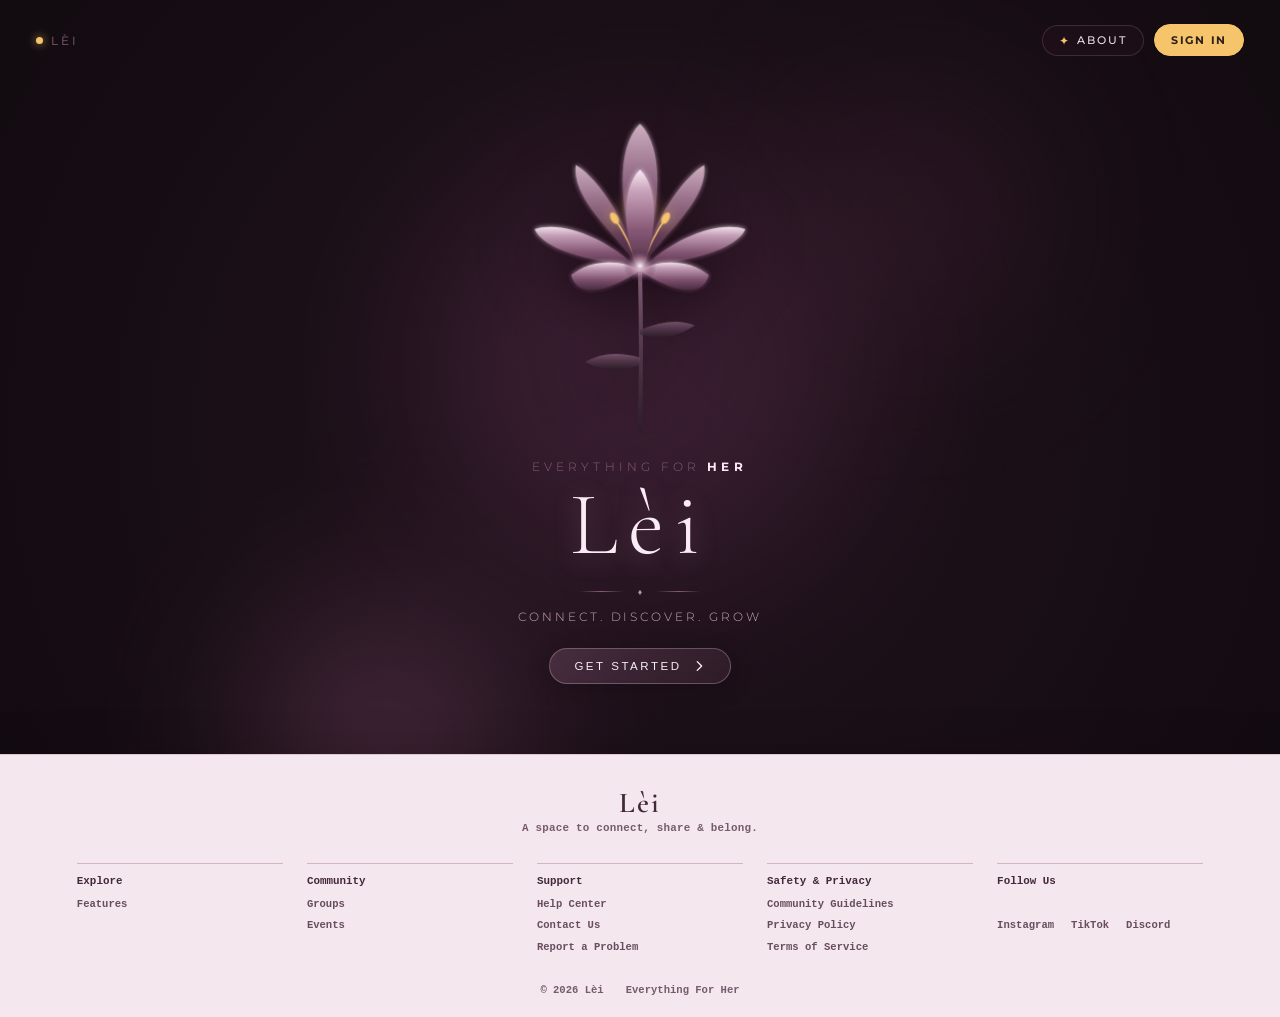
<file: frontend/index.html>
<!DOCTYPE html>
<html lang="en">
<head>
  <meta charset="UTF-8">
  <meta name="viewport" content="width=device-width, initial-scale=1.0">
  <title>Lèi</title>
  <link rel="preconnect" href="https://fonts.googleapis.com">
  <link rel="preconnect" href="https://fonts.gstatic.com" crossorigin>
  <link href="https://fonts.googleapis.com/css2?family=Cormorant+Garamond:ital,wght@0,300;0,400;0,600;1,400&family=Montserrat:wght@200;300;400;500;600;700&display=swap" rel="stylesheet">
  <link rel="stylesheet" href="style.css">
</head>
<body class="theme-mauve" id="appBody">
  <!-- Ambient dynamic backdrop glows -->
  <div class="ambient-glow glow-1"></div>
  <div class="ambient-glow glow-2"></div>
  <div class="ambient-glow glow-3"></div>

  <!-- Background floating particles -->
  <div class="particle-field" id="particles"></div>

  <!-- Top Navigation (Front Gateway Only) -->
  <header class="top-nav" id="publicNav">
    <div class="nav-brand-tag" id="navHome">
      <span class="nav-dot"></span>
      <span class="nav-tag-text">Lèi</span>
    </div>
    
    <div class="nav-actions">
      <button class="nav-about-btn" id="aboutBtn">
        <span class="btn-sparkle">✦</span>
        <span>About</span>
      </button>
      <button class="nav-sign-in-btn" id="navSignInBtn" type="button">Sign In</button>
    </div>
  </header>

  <!-- ====================================================
       GATEWAY (MAUVE): STRICTLY GATED UNTIL SIGNED IN
       ==================================================== -->

  <!-- STEP 1: HERO SCENE WITH BLOOMING LILY -->
  <main class="scene-container" id="heroView">
    <div class="flower-container" id="flowerContainer">
      <svg viewBox="0 0 300 360" class="lily-svg" id="lilySvg" xmlns="http://www.w3.org/2000/svg">
        <defs>
          <linearGradient id="stemGrad" x1="0%" y1="100%" x2="0%" y2="0%">
            <stop offset="0%" stop-color="#2c1e28" />
            <stop offset="60%" stop-color="#5a3d52" />
            <stop offset="100%" stop-color="#835c75" />
          </linearGradient>

          <linearGradient id="outerPetalGrad" x1="50%" y1="100%" x2="50%" y2="0%">
            <stop offset="0%" stop-color="#3d2235" />
            <stop offset="35%" stop-color="#69435b" />
            <stop offset="70%" stop-color="#a47b95" />
            <stop offset="100%" stop-color="#d6b8c9" />
          </linearGradient>

          <linearGradient id="innerPetalGrad" x1="50%" y1="100%" x2="50%" y2="0%">
            <stop offset="0%" stop-color="#4a2c41" />
            <stop offset="40%" stop-color="#875876" />
            <stop offset="80%" stop-color="#cba6be" />
            <stop offset="100%" stop-color="#faebf4" />
          </linearGradient>

          <radialGradient id="centerGlow" cx="50%" cy="50%" r="50%">
            <stop offset="0%" stop-color="#fdf4fa" />
            <stop offset="50%" stop-color="#b886a5" stop-opacity="0.6" />
            <stop offset="100%" stop-color="#3a1d32" stop-opacity="0" />
          </radialGradient>

          <filter id="softGlow" x="-20%" y="-20%" width="140%" height="140%">
            <feGaussianBlur stdDeviation="3" result="blur" />
            <feComposite in="SourceGraphic" in2="blur" operator="over" />
          </filter>
        </defs>

        <!-- STEM & LEAVES -->
        <g class="stem-group">
          <path class="stem" d="M 150,350 Q 152,260 150,175" />
          <path class="leaf leaf-left" d="M 150,270 Q 115,260 90,275 Q 120,290 150,278 Z" />
          <path class="leaf leaf-right" d="M 150,240 Q 185,225 210,235 Q 180,255 150,245 Z" />
        </g>

        <!-- PETALS -->
        <g class="petals-group">
          <path class="petal petal-back-l" d="M 150,175 C 130,140 75,100 80,60 C 105,75 138,125 150,175 Z" />
          <path class="petal petal-back-r" d="M 150,175 C 170,140 225,100 220,60 C 195,75 162,125 150,175 Z" />
          <path class="petal petal-back-top" d="M 150,175 C 130,120 120,45 150,15 C 180,45 170,120 150,175 Z" />
          <path class="petal petal-mid-l" d="M 150,175 C 120,165 50,160 35,130 C 65,120 115,140 150,175 Z" />
          <path class="petal petal-mid-r" d="M 150,175 C 180,165 250,160 265,130 C 235,120 185,140 150,175 Z" />
        </g>

        <!-- STAMENS -->
        <g class="stamens-group">
          <g class="stamen-sprout stamen-1">
            <path class="stamen-filament" d="M 150,175 Q 138,140 122,118" />
            <ellipse cx="122" cy="118" rx="4" ry="7" transform="rotate(-30 122 118)" class="anther" />
          </g>
          <g class="stamen-sprout stamen-2">
            <path class="stamen-filament" d="M 150,175 Q 144,130 140,103" />
            <ellipse cx="140" cy="103" rx="3.5" ry="6.5" transform="rotate(-12 140 103)" class="anther" />
          </g>
          <g class="stamen-sprout stamen-pistil">
            <path class="stamen-filament pistil-stem" d="M 150,175 Q 150,135 150,96" />
            <circle cx="150" cy="95" r="3.5" class="pistil-tip" />
          </g>
          <g class="stamen-sprout stamen-3">
            <path class="stamen-filament" d="M 150,175 Q 156,130 160,103" />
            <ellipse cx="160" cy="103" rx="3.5" ry="6.5" transform="rotate(12 160 103)" class="anther" />
          </g>
          <g class="stamen-sprout stamen-4">
            <path class="stamen-filament" d="M 150,175 Q 162,140 178,118" />
            <ellipse cx="178" cy="118" rx="4" ry="7" transform="rotate(30 178 118)" class="anther" />
          </g>
        </g>

        <!-- FOREGROUND PETALS -->
        <g class="foreground-petals">
          <path class="petal petal-front-l" d="M 150,175 C 135,185 85,215 75,180 C 100,160 135,165 150,175 Z" />
          <path class="petal petal-front-r" d="M 150,175 C 165,185 215,215 225,180 C 200,160 165,165 150,175 Z" />
          <path class="petal petal-front-c" d="M 150,175 C 135,150 125,90 150,65 C 175,90 165,150 150,175 Z" />
          <circle cx="150" cy="170" r="18" fill="url(#centerGlow)" class="center-glow" />
        </g>
      </svg>
    </div>

    <!-- REVEALED TYPOGRAPHY -->
    <div class="brand-block" id="brandBlock">
      <div class="pretitle">Everything for <strong>HER</strong></div>
      <h1 class="brand-title">L&egrave;i</h1>
      <div class="divider">
        <span class="divider-line"></span>
        <span class="divider-dot">♦</span>
        <span class="divider-line"></span>
      </div>
      <p class="subtitle">Connect. Discover. Grow</p>

      <div class="cta-wrapper">
        <button class="get-started-btn" id="getStartedBtn">
          <span>Get Started</span>
          <svg class="btn-arrow" viewBox="0 0 16 16" fill="none" xmlns="http://www.w3.org/2000/svg">
            <path d="M6 3L11 8L6 13" stroke="currentColor" stroke-width="1.6" stroke-linecap="round" stroke-linejoin="round"/>
          </svg>
        </button>
      </div>
    </div>

    <footer class="public-footer" aria-label="Lèi site information">
      <div class="footer-intro">
        <span class="footer-brand-name">L&egrave;i</span>
        <p>A space to connect, share & belong.</p>
      </div>

      <div class="footer-links-grid">
        <div class="footer-column">
          <h2>Explore</h2>
          <a class="footer-link" href="features.html">Features</a>
        </div>
        <div class="footer-column">
          <h2><a href="community.html#community">Community</a></h2>
          <a class="footer-link" href="community.html#groups">Groups</a>
          <a class="footer-link" href="community.html#events">Events</a>
        </div>
        <div class="footer-column">
          <h2>Support</h2>
          <a class="footer-link" href="help.html">Help Center</a>
          <a class="footer-link" href="mailto:contact@example.com?subject=Contact%20L%C3%A8i">Contact Us</a>
          <button class="footer-link footer-action" id="openProblemReportBtn" type="button">Report a Problem</button>
        </div>
        <div class="footer-column">
          <h2>Safety &amp; Privacy</h2>
          <a class="footer-link" href="community-guidelines.html">Community Guidelines</a>
          <a class="footer-link" href="privacy-policy.html">Privacy Policy</a>
          <a class="footer-link" href="terms-of-service.html">Terms of Service</a>
        </div>
        <div class="footer-column">
          <h2>Follow Us</h2>
          <a class="footer-link" href="https://www.instagram.com/" target="_blank" rel="noopener noreferrer">Instagram</a>
          <a class="footer-link" href="https://www.tiktok.com/" target="_blank" rel="noopener noreferrer">TikTok</a>
          <a class="footer-link" href="https://discord.com/" target="_blank" rel="noopener noreferrer">Discord</a>
        </div>
      </div>

      <div class="footer-bottom">
        <span>&copy; 2026 L&egrave;i</span>
        <span>Everything For Her</span>
      </div>
    </footer>
  </main>

  <!-- STEP 2: EXPANDED QUESTION SCREEN (EMOTIONS & ENERGIES) -->
  <section class="page-view hidden" id="questionView">
    <div class="content-card wide-card">
      <button class="back-link" id="backToHero">
        <svg viewBox="0 0 24 24" width="14" height="14" fill="none" stroke="currentColor" stroke-width="2" stroke-linecap="round" stroke-linejoin="round">
          <polyline points="15 18 9 12 15 6"></polyline>
        </svg>
        <span>Back</span>
      </button>

      <div class="view-header">
        <span class="step-tag">Your mood</span>
        <h2 class="view-title">How are you feeling today?</h2>
        <p class="view-desc">Choose the mood that feels right today. You can always change it after creating your account.</p>
      </div>

      <div class="options-grid expanded-grid">
        <button class="trait-card" data-trait="ambitious"><div class="trait-spark">✦</div><div class="trait-name">ambitious</div><div class="selection-check">✓</div></button>
        <button class="trait-card" data-trait="resourceful"><div class="trait-spark">✦</div><div class="trait-name">resourceful</div><div class="selection-check">✓</div></button>
        <button class="trait-card" data-trait="thriving"><div class="trait-spark">✦</div><div class="trait-name">thriving</div><div class="selection-check">✓</div></button>
        <button class="trait-card" data-trait="connected"><div class="trait-spark">✦</div><div class="trait-name">connected</div><div class="selection-check">✓</div></button>
        <button class="trait-card" data-trait="expressive"><div class="trait-spark">✦</div><div class="trait-name">expressive</div><div class="selection-check">✓</div></button>
        <button class="trait-card" data-trait="evolving"><div class="trait-spark">✦</div><div class="trait-name">evolving</div><div class="selection-check">✓</div></button>
        <button class="trait-card" data-trait="sad"><div class="trait-spark">💧</div><div class="trait-name">sad</div><div class="selection-check">✓</div></button>
        <button class="trait-card" data-trait="healing"><div class="trait-spark">🌿</div><div class="trait-name">healing</div><div class="selection-check">✓</div></button>
        <button class="trait-card" data-trait="overwhelmed"><div class="trait-spark">🌪️</div><div class="trait-name">overwhelmed</div><div class="selection-check">✓</div></button>
        <button class="trait-card" data-trait="anxious"><div class="trait-spark">⚡</div><div class="trait-name">anxious</div><div class="selection-check">✓</div></button>
        <button class="trait-card" data-trait="serene"><div class="trait-spark">☁️</div><div class="trait-name">serene</div><div class="selection-check">✓</div></button>
        <button class="trait-card" data-trait="joyful"><div class="trait-spark">✨</div><div class="trait-name">joyful</div><div class="selection-check">✓</div></button>
        <button class="trait-card" data-trait="lonely"><div class="trait-spark">🌙</div><div class="trait-name">lonely</div><div class="selection-check">✓</div></button>
        <button class="trait-card" data-trait="hopeful"><div class="trait-spark">🕊️</div><div class="trait-name">hopeful</div><div class="selection-check">✓</div></button>
        <button class="trait-card" data-trait="burnout"><div class="trait-spark">🕯️</div><div class="trait-name">burnout</div><div class="selection-check">✓</div></button>
        <button class="trait-card" data-trait="empowered"><div class="trait-spark">👑</div><div class="trait-name">empowered</div><div class="selection-check">✓</div></button>
      </div>

      <div class="action-footer">
        <button class="primary-btn" id="continueBtn" disabled>
          <span>Continue</span>
          <svg class="btn-arrow" viewBox="0 0 16 16" fill="none" xmlns="http://www.w3.org/2000/svg">
            <path d="M6 3L11 8L6 13" stroke="currentColor" stroke-width="1.6" stroke-linecap="round" stroke-linejoin="round"/>
          </svg>
        </button>
      </div>
    </div>
  </section>

  <!-- STEP 3: CELEBRATION -->
  <section class="page-view hidden" id="readyView">
    <div class="content-card auth-card celebration-card">
      <canvas id="celebrationCanvas" class="celebration-canvas"></canvas>

      <button class="back-link" id="backToQuestion">
        <svg viewBox="0 0 24 24" width="14" height="14" fill="none" stroke="currentColor" stroke-width="2" stroke-linecap="round" stroke-linejoin="round">
          <polyline points="15 18 9 12 15 6"></polyline>
        </svg>
        <span>Back</span>
      </button>

      <div class="celebration-badge-wrap">
        <div class="ripple-ring ring-1"></div>
        <div class="ripple-ring ring-2"></div>
        <div class="celebration-badge">
          <span class="badge-sparkle-left">✦</span>
          <span class="yay-text">Sanctuary ready</span>
          <span class="badge-sparkle-right">🌸</span>
        </div>
      </div>

      <h2 class="view-title celebration-title">Your space is ready for you</h2>

      <p class="ready-desc">
        Create your account to step inside. You can update your mood anytime after signing in.
      </p>
      <p class="ready-mood-note" id="readyMoodNote" aria-live="polite"></p>

      <div class="auth-actions">
        <button class="btn-auth-primary" id="goToSignUpBtn">Create Account</button>
      </div>
    </div>
  </section>

  <!-- STEP 4: SIGN IN -->
  <section class="page-view hidden" id="signInView">
    <div class="content-card form-card">
      <button class="back-link" id="backToReadyFromLogin">
        <svg viewBox="0 0 24 24" width="14" height="14" fill="none" stroke="currentColor" stroke-width="2" stroke-linecap="round" stroke-linejoin="round">
          <polyline points="15 18 9 12 15 6"></polyline>
        </svg>
        <span>Back</span>
      </button>

      <div class="view-header">
        <h2 class="view-title">Welcome Back</h2>
        <p class="view-desc">Sign into your private sanctuary. You will be routed immediately to your designated space.</p>
      </div>

      <form id="signInForm" class="auth-form">
        <div class="form-group">
          <label>Email or Username</label>
          <input type="text" id="loginIdentifier" placeholder="her@example.com or @username" required>
        </div>

        <div class="form-group">
          <label>Password</label>
          <input type="password" id="loginPassword" placeholder="••••••••" required>
        </div>

        <button type="submit" class="primary-btn submit-btn">Sign In to Lèi</button>
      </form>
      <div class="auth-switch-row">
        <span>New to Lèi?</span> <button type="button" class="text-link-btn" id="switchToSignUp">Create Account</button>
      </div>
    </div>
  </section>

  <!-- STEP 5: CREATE ACCOUNT -->
  <section class="page-view hidden" id="signUpView">
    <div class="content-card form-card">
      <button class="back-link" id="backToReadyFromSignUp">
        <svg viewBox="0 0 24 24" width="14" height="14" fill="none" stroke="currentColor" stroke-width="2" stroke-linecap="round" stroke-linejoin="round">
          <polyline points="15 18 9 12 15 6"></polyline>
        </svg>
        <span>Back</span>
      </button>

      <div class="view-header">
        <span class="step-tag">Sanctuary Verification</span>
        <h2 class="view-title">Join L&egrave;i</h2>
        <p class="view-desc">An exclusive space reserved solely for women. Only 1 account allowed per phone &amp; email.</p>
      </div>

      <form id="signUpForm" class="auth-form">
        <div class="form-group">
          <label>Preferred Name</label>
          <input type="text" id="regName" placeholder="Your name" required>
        </div>

        <div class="form-group">
          <label>Username (Unique Handle)</label>
          <div class="username-input-row">
            <span class="at-prefix">@</span>
            <input type="text" id="regUsername" placeholder="yourhandle" required>
          </div>
        </div>

        <div class="form-group">
          <label>College / University (For Campus SOS &amp; Student Aid)</label>
          <input type="text" id="regCollege" placeholder="e.g. Georgia State University (GSU)" required>
        </div>

        <div class="form-group">
          <label>Account Privacy</label>
          <div class="privacy-toggle-row">
            <label class="radio-pill">
              <input type="radio" name="accountPrivacy" value="public" checked>
              <span>Public Account</span>
            </label>
            <label class="radio-pill">
              <input type="radio" name="accountPrivacy" value="private">
              <span>Private Account</span>
            </label>
          </div>
        </div>

        <div class="form-group">
          <label>Email Address (Must be unique)</label>
          <input type="email" id="regEmail" placeholder="her@example.com" required>
        </div>

        <div class="form-group">
          <label>Create Password</label>
          <input type="password" id="regPassword" placeholder="••••••••" required>
        </div>

        <div class="form-group">
          <label>Mobile Number (USA Only, Must be unique)</label>
          <div class="phone-input-row">
            <input type="tel" id="regPhone" placeholder="+1 (555) 000-0000" required>
            <button type="button" class="btn-verify-otp" id="sendOtpBtn">Send Code</button>
          </div>
          <span class="phone-hint" id="otpStatusHint">A 6-digit code will be sent to your real mobile number via SMS.</span>
        </div>

        <div class="form-group otp-input-group hidden" id="otpEntryContainer">
          <label>Enter 6-Digit SMS Verification Code</label>
          <div class="otp-action-row">
            <input type="text" id="otpUserInput" maxlength="6" placeholder="• • • • • •">
            <button type="button" class="btn-verify-code" id="verifyOtpCodeBtn">Verify SMS</button>
          </div>
          <div class="otp-send-link-row">
            <a href="#" id="smsAppDirectLink" class="sms-direct-link" target="_blank">📱 Receive/Send Code via Phone SMS App</a>
          </div>
        </div>

        <div class="form-group camera-group">
          <label>Real-Person Liveness Check</label>
          <p class="camera-desc">Take a quick 2-second real-time selfie to prevent bots and duplicate spam profiles.</p>
          
          <div class="camera-preview-box" id="cameraBox">
            <video id="webcamVideo" autoplay playsinline class="hidden"></video>
            <div class="camera-placeholder" id="cameraPlaceholder">
              <span class="camera-icon">📷</span>
              <span class="camera-status">Camera ready for scan</span>
            </div>
            <div class="scan-laser hidden" id="scanLaser"></div>
          </div>

          <button type="button" class="btn-camera-trigger" id="startCameraBtn">Start Verification Scan</button>
          <input type="hidden" id="faceVerified" value="false">
        </div>

        <div class="covenant-box">
          <label class="checkbox-container">
            <input type="checkbox" id="covenantGender" required>
            <span class="checkmark"></span>
            <span class="checkbox-text">
              I affirm that <strong>I identify as a woman</strong> (cisgender or transgender) and respect this space is exclusively for women.
            </span>
          </label>

          <label class="checkbox-container">
            <input type="checkbox" id="covenantZeroTolerance" required>
            <span class="checkmark"></span>
            <span class="checkbox-text">
              I understand that accounts violating the community covenant are permanently banned and subject to peer review.
            </span>
          </label>
        </div>

        <button type="submit" class="primary-btn submit-btn" id="submitRegBtn">Complete &amp; Enter</button>
      </form>
      <div class="auth-switch-row">
        <span>Already have an account?</span> <button type="button" class="text-link-btn" id="switchToSignIn">Sign In</button>
      </div>
    </div>
  </section>

  <!-- ====================================================
       GATEWAY OVERLAY: ANIMATED PADLOCK
       ==================================================== -->
  <div class="padlock-overlay hidden" id="padlockOverlay">
    <div class="padlock-assembly">
      <svg class="padlock-svg" viewBox="0 0 100 120">
        <path class="padlock-shackle" id="padlockShackle" d="M 30,55 V 30 C 30,12 70,12 70,30 V 55" fill="none" stroke="currentColor" stroke-width="8" stroke-linecap="round" />
        <rect class="padlock-body" x="18" y="50" width="64" height="55" rx="14" fill="currentColor" />
        <circle cx="50" cy="74" r="5" fill="#1b1218" />
        <polygon points="48,74 52,74 54,88 46,88" fill="#1b1218" />
      </svg>
      <h2 class="unlock-statement" id="unlockQuote">Unlock your potential</h2>
    </div>
  </div>

  <!-- REVEAL 1: CHOOSE SANCTUARY SPACE -->
  <section class="page-view hidden" id="spacePortalView">
    <div class="content-card wide-card portal-card">
      <div class="view-header">
        <span class="step-tag">First-Time Sanctuary Commitment</span>
        <h2 class="view-title">Choose Your Sanctuary Space</h2>
        <p class="view-desc">
          You only choose your primary space once upon signing up. When you sign in later, you will enter directly into this space.
        </p>
      </div>

      <div class="portal-grid">
        <div class="portal-card-item" data-space-key="cis">
          <div class="portal-icon">🌷</div>
          <h3 class="portal-title">Cis L&egrave;i Space</h3>
          <p class="portal-desc">Dedicated solely to cisgender women sharing hormonal journeys, motherhood, sisterhood, and life chapters.</p>
          <button class="portal-enter-btn" data-target-space="Cis Lèi Space" data-space-id="cis">Choose Cis Space</button>
        </div>

        <div class="portal-card-item" data-space-key="trans">
          <div class="portal-icon">🦋</div>
          <h3 class="portal-title">Trans L&egrave;i Space</h3>
          <p class="portal-desc">A safe haven specifically for transgender women. Medical and voice resources, affirmation, solidarity, and safety.</p>
          <button class="portal-enter-btn" data-target-space="Trans Lèi Space" data-space-id="trans">Choose Trans Space</button>
        </div>

        <div class="portal-card-item" data-space-key="all">
          <div class="portal-icon">✨</div>
          <h3 class="portal-title">All Welcome L&egrave;i Space</h3>
          <p class="portal-desc">The shared common space where all sisters gather in mutual support, exchange, and community.</p>
          <button class="portal-enter-btn" data-target-space="All Welcome Lèi Space" data-space-id="all">Choose General Space</button>
        </div>
      </div>
    </div>
  </section>

  <!-- REVEAL 2: FULL LÈI SUPER-APP ECOSYSTEM -->
  <div class="app-layout hidden" id="appPlatformView">
    
    <nav class="app-navbar">
      <div class="nav-brand-section">
        <span class="nav-brand-text">L&egrave;i</span>
        <div class="active-space-pill" id="spaceDropdownTrigger">
          <span class="space-dot"></span>
          <span class="active-space-name" id="currentSpaceLabel">All Welcome</span>
          <span class="dropdown-caret">▾</span>
        </div>

        <div class="space-dropdown hidden" id="spaceDropdownMenu">
          <div class="space-dropdown-header">SANCTUARY REALMS</div>
          <div class="space-option" id="optCisSpace" data-space="Cis Lèi Space" data-space-id="cis">
            <span>🌷 Cis Space</span>
            <span class="space-status-tag" id="cisStatusTag"></span>
          </div>
          <div class="space-option" id="optTransSpace" data-space="Trans Lèi Space" data-space-id="trans">
            <span>🦋 Trans Space</span>
            <span class="space-status-tag" id="transStatusTag"></span>
          </div>
          <div class="space-option general-space-opt" id="optAllSpace" data-space="All Welcome Lèi Space" data-space-id="all">
            <span>✨ All Welcome (General)</span>
            <span class="space-status-tag">Always Open</span>
          </div>
          <div class="dropdown-appeal-footer">
            <button class="btn-appeal-link" id="openAppealModalBtn">Request Primary Space Change</button>
          </div>
        </div>
      </div>

      <div class="nav-actions-section">
        <button class="btn-safety-beacon" id="openSafetyBeaconBtn" title="Emergency Location Share / Safe Walk">
          <span class="beacon-pulse"></span>
          <span class="beacon-text">Safety Beacon</span>
        </button>

        <div class="user-menu-wrapper">
          <button class="user-avatar-btn" id="userMenuTrigger">
            <span class="avatar-letter" id="userAvatarInitial">H</span>
          </button>

          <div class="user-dropdown hidden" id="userDropdownMenu">
            <div class="dropdown-user-header">
              <strong id="userDropdownName">Sister</strong>
              <span id="userDropdownHandle">@username</span>
              <span class="user-status-pill-mini" id="userStatusPillMini">Status: Thriving ✨</span>
            </div>
            <div class="dropdown-divider"></div>
            <button class="user-dropdown-item" id="openInviteModalBtn">💌 Invite Friends</button>
            <button class="user-dropdown-item" id="openSettingsModalBtn">⚙️ Account &amp; Status Settings</button>
            <button class="user-dropdown-item item-report" id="openReportModalBtn">⚠️ Report a Member</button>
            <div class="dropdown-divider"></div>
            <button class="user-dropdown-item item-logout" id="logoutBtn">Log Out</button>
          </div>
        </div>
      </div>
    </nav>

    <!-- Space Banner Indicator -->
    <div class="space-announcement-bar" id="spaceAnnouncementBar">
      <span id="spaceBannerText">Currently in <strong>All Welcome Lèi Space</strong> — Open to all women.</span>
    </div>

    <!-- MAIN WORKSPACE: LEFT SIDEBAR + CONTENT AREA -->
    <div class="app-main-workspace">
      <!-- LEFT-SIDE SIDEBAR NAVIGATION -->
      <aside class="left-sidebar-nav">
        <span class="sidebar-section-title">NAVIGATION</span>
        <button class="app-tab active" data-tab="feedTab"><span class="tab-icon">📱</span><span class="tab-label">Feed</span></button>
        <button class="app-tab" data-tab="wellbeingTab"><span class="tab-icon">🌸</span><span class="tab-label">Wellbeing &amp; Status</span></button>
        <button class="app-tab" data-tab="campusTab"><span class="tab-icon">🎓</span><span class="tab-label">Campus SOS</span></button>
        <button class="app-tab" data-tab="meetupsTab"><span class="tab-icon">📍</span><span class="tab-label">US Meetups</span></button>
        <button class="app-tab" data-tab="activismTab"><span class="tab-icon">✊🏽</span><span class="tab-label">Planning Arrests</span></button>
        <button class="app-tab" data-tab="fizzTab"><span class="tab-icon">🤫</span><span class="tab-label">Vent Wall</span></button>
        <button class="app-tab" data-tab="dmsTab"><span class="tab-icon">💬</span><span class="tab-label">Chats &amp; Groups</span></button>
        <button class="app-tab" data-tab="hubsTab"><span class="tab-icon">🎙️</span><span class="tab-label">Discord Hubs</span></button>
        <button class="app-tab" data-tab="aiAssistantTab"><span class="tab-icon">🤖</span><span class="tab-label">Lèi AI Concierge</span></button>
        <button class="app-tab" data-tab="aidTab"><span class="tab-icon">🤝</span><span class="tab-label">Mutual Aid</span></button>
      </aside>

      <!-- CONTENT PANES -->
      <div class="app-content-area">
        <!-- MODULE 1: FEED -->
        <section class="platform-tab-pane" id="feedTab">
          <div class="feed-container">
            <div class="algo-indicator-card" id="algoPill">
              <span>✨ <strong>Your Sanctuary Feed:</strong> Authentic connections, career insights, and sisterhood discussions.</span>
            </div>

            <div class="create-post-card">
              <div class="post-header-row">
                <span class="avatar-ph">🌸</span>
                <textarea id="postInputText" rows="2" placeholder="Share a reflection, milestone, ask for assistance, or post random thoughts with your sisters..."></textarea>
              </div>
              <div class="post-actions-row">
                <div class="post-type-selectors">
                  <button class="btn-attach" id="simPhotoBtn">📷 Photo</button>
                  <button class="btn-attach" id="simVideoPostBtn">🎬 Short Clip</button>
                  <button class="btn-attach" id="postThoughtBtn">💭 Thought</button>
                </div>
                <button class="btn-publish-post" id="publishPostBtn">Publish to Feed</button>
              </div>
            </div>

            <div class="posts-stream" id="postsStream">
              <article class="feed-post-card tiktok-format">
                <div class="post-top">
                  <div class="author-info">
                    <span class="post-avatar">💼</span>
                    <div>
                      <h4 class="author-name">Clara Vance</h4>
                      <span class="author-handle">@claravance • <span class="badge-tag">#Ambitious</span></span>
                    </div>
                  </div>
                </div>
                <div class="post-visual-box tiktok-clip">
                  <div class="tiktok-overlay">
                    <span class="clip-play-badge">▶ 0:45 • Career Growth Breakdown</span>
                    <p class="clip-title">"3 Salary Negotiation Rules I Used To Double My Software Engineering Offer"</p>
                  </div>
                </div>
                <div class="post-reactions">
                  <button class="like-btn" onclick="toggleLike(this)">♥ <span class="like-count">612</span></button>
                  <button class="comment-icon">💬 84</button>
                  <button class="share-icon">↗ 21</button>
                  <button class="bookmark-icon">🔖</button>
                </div>
                <p class="post-caption">
                  <strong>claravance</strong> Never accept the first salary band offered. Here is the exact template I used to counter with confidence and grace! Drop questions below. 💻✨
                </p>
              </article>
            </div>
          </div>
        </section>

        <!-- MODULE 1.2: WELLBEING SPACE -->
        <section class="platform-tab-pane hidden" id="wellbeingTab">
          <div class="wellbeing-container">
            <div class="wellbeing-hero-card">
              <div class="wellbeing-hero-icon">🌸</div>
              <div>
                <h2>Sanctuary Wellbeing &amp; Status</h2>
                <p>Set your current state of being (Teams-style status) and access trauma-informed mental health grounding resources.</p>
              </div>
            </div>

            <div class="status-selector-card">
              <h3>Set Your Current Status ("What part of HER are you today?")</h3>
              <p class="status-sub-desc">Choose your energetic state or mood. This updates your profile status pill and displays in the wellbeing circle. It does not alter your standard feed.</p>

              <div class="options-grid expanded-grid" id="statusOptionsGrid">
                <button class="trait-card" data-trait="ambitious"><div class="trait-spark">✦</div><div class="trait-name">ambitious</div><div class="selection-check">✓</div></button>
                <button class="trait-card" data-trait="resourceful"><div class="trait-spark">✦</div><div class="trait-name">resourceful</div><div class="selection-check">✓</div></button>
                <button class="trait-card" data-trait="thriving"><div class="trait-spark">✦</div><div class="trait-name">thriving</div><div class="selection-check">✓</div></button>
                <button class="trait-card" data-trait="connected"><div class="trait-spark">✦</div><div class="trait-name">connected</div><div class="selection-check">✓</div></button>
                <button class="trait-card" data-trait="expressive"><div class="trait-spark">✦</div><div class="trait-name">expressive</div><div class="selection-check">✓</div></button>
                <button class="trait-card" data-trait="evolving"><div class="trait-spark">✦</div><div class="trait-name">evolving</div><div class="selection-check">✓</div></button>
                <button class="trait-card" data-trait="sad"><div class="trait-spark">💧</div><div class="trait-name">sad</div><div class="selection-check">✓</div></button>
                <button class="trait-card" data-trait="healing"><div class="trait-spark">🌿</div><div class="trait-name">healing</div><div class="selection-check">✓</div></button>
                <button class="trait-card" data-trait="overwhelmed"><div class="trait-spark">🌪️</div><div class="trait-name">overwhelmed</div><div class="selection-check">✓</div></button>
                <button class="trait-card" data-trait="anxious"><div class="trait-spark">⚡</div><div class="trait-name">anxious</div><div class="selection-check">✓</div></button>
                <button class="trait-card" data-trait="serene"><div class="trait-spark">☁️</div><div class="trait-name">serene</div><div class="selection-check">✓</div></button>
                <button class="trait-card" data-trait="joyful"><div class="trait-spark">✨</div><div class="trait-name">joyful</div><div class="selection-check">✓</div></button>
                <button class="trait-card" data-trait="lonely"><div class="trait-spark">🌙</div><div class="trait-name">lonely</div><div class="selection-check">✓</div></button>
                <button class="trait-card" data-trait="hopeful"><div class="trait-spark">🕊️</div><div class="trait-name">hopeful</div><div class="selection-check">✓</div></button>
                <button class="trait-card" data-trait="burnout"><div class="trait-spark">🕯️</div><div class="trait-name">burnout</div><div class="selection-check">✓</div></button>
                <button class="trait-card" data-trait="empowered"><div class="trait-spark">👑</div><div class="trait-name">empowered</div><div class="selection-check">✓</div></button>
              </div>

              <div class="status-action-row">
                <button class="primary-btn" id="saveStatusBtn">Update My Status</button>
              </div>
            </div>

            <div class="wellness-guides-grid">
              <div class="wellness-guide-card">
                <h4>🌿 5-Minute Nervous System Reset</h4>
                <p>Guided breathing and somatic grounding exercise for moments of burnout or overwhelm.</p>
                <button class="btn-attach" onclick="alert('Starting 5-minute breathing guide: Inhale for 4 seconds, hold for 4, exhale for 6.')">Start Exercise</button>
              </div>
              <div class="wellness-guide-card">
                <h4>🌙 Gentle Self-Compassion Check-in</h4>
                <p>Reflective prompts to untangle self-judgment and restore inner peace.</p>
                <button class="btn-attach" onclick="alert('Prompt: What is one heavy expectation you can release today?')">Open Prompt</button>
              </div>
            </div>
          </div>
        </section>

        <!-- MODULE 1.5: CAMPUS SOS -->
        <section class="platform-tab-pane hidden" id="campusTab">
          <div class="meetups-container">
            <div class="meetups-hero-box">
              <div class="meetups-header-info">
                <h2>🎓 Campus SOS &amp; Student Network</h2>
                <p>Connect instantly with other Leis at your registered college. Need a sanitary pad urgently in the library? Looking for a dorm safety escort or textbook swap?</p>
              </div>
              <button class="primary-btn" id="openCampusSosModalBtn">+ Post Campus SOS</button>
            </div>

            <div class="meetups-grid" id="campusSosGrid">
              <div class="meetup-card">
                <div class="meetup-badge-row">
                  <span class="city-tag">🎓 Georgia State University (GSU)</span>
                  <span class="safety-verified-tag">🚨 Urgent Campus SOS</span>
                </div>
                <h3 class="meetup-title">"Emergency! I'm at GSU Library North (2nd floor) and desperately need a sanitary pad right now!"</h3>
                <p class="meetup-organizer">Posted by <strong>@student_gsu</strong> • 4 mins ago</p>
                <p class="meetup-desc">Caught completely unawares during my finals study session. If any sister is in Library North right now, please drop by study desk #14 or DM me.</p>
                <div class="meetup-meta"><span>📍 GSU Library North</span><span>⚡ Status: Active Request</span></div>
                <button class="btn-join-meetup joined" onclick="alert('Campus SOS message dispatched to nearby GSU students!')">I Can Bring One! (DM Sister)</button>
              </div>
            </div>
          </div>
        </section>

        <!-- MODULE 2: USA CITY MEETUPS -->
        <section class="platform-tab-pane hidden" id="meetupsTab">
          <div class="meetups-container">
            <div class="meetups-hero-box">
              <div class="meetups-header-info">
                <h2>📍 USA Sisterhood City Circles &amp; Meetups</h2>
                <p>Connect with verified female friends across <strong>any city in the United States</strong>. Search by city name or state to find or post coffee meetups, NFS circles, or study sessions.</p>
              </div>
              <button class="primary-btn" id="openCreateMeetupBtn">+ Create US Meetup</button>
            </div>

            <div class="usa-filter-controls">
              <div class="search-input-wrap">
                <span class="search-icon">🔍</span>
                <input type="text" id="citySearchInput" placeholder="Search any US city (e.g. Atlanta, Austin, Denver, Chicago)...">
              </div>
              <div class="state-select-wrap">
                <select id="stateFilterSelect">
                  <option value="ALL">All 50 US States</option>
                  <option value="AL">Alabama</option><option value="AK">Alaska</option><option value="AZ">Arizona</option>
                  <option value="AR">Arkansas</option><option value="CA">California</option><option value="CO">Colorado</option>
                  <option value="CT">Connecticut</option><option value="DE">Delaware</option><option value="FL">Florida</option>
                  <option value="GA">Georgia</option><option value="HI">Hawaii</option><option value="ID">Idaho</option>
                  <option value="IL">Illinois</option><option value="IN">Indiana</option><option value="IA">Iowa</option>
                  <option value="KS">Kansas</option><option value="KY">Kentucky</option><option value="LA">Louisiana</option>
                  <option value="ME">Maine</option><option value="MD">Maryland</option><option value="MA">Massachusetts</option>
                  <option value="MI">Michigan</option><option value="MN">Minnesota</option><option value="MS">Mississippi</option>
                  <option value="MO">Missouri</option><option value="MT">Montana</option><option value="NE">Nebraska</option>
                  <option value="NV">Nevada</option><option value="NH">New Hampshire</option><option value="NJ">New Jersey</option>
                  <option value="NM">New Mexico</option><option value="NY">New York</option><option value="NC">North Carolina</option>
                  <option value="ND">North Dakota</option><option value="OH">Ohio</option><option value="OK">Oklahoma</option>
                  <option value="OR">Oregon</option><option value="PA">Pennsylvania</option><option value="RI">Rhode Island</option>
                  <option value="SC">South Carolina</option><option value="SD">South Dakota</option><option value="TN">Tennessee</option>
                  <option value="TX">Texas</option><option value="UT">Utah</option><option value="VT">Vermont</option>
                  <option value="VA">Virginia</option><option value="WA">Washington</option><option value="WV">West Virginia</option>
                  <option value="WI">Wisconsin</option><option value="WY">Wyoming</option><option value="DC">Washington, D.C.</option>
                </select>
              </div>
            </div>

            <div class="meetups-grid" id="meetupsGrid">
              <div class="meetup-card" data-city="Atlanta" data-state="GA">
                <div class="meetup-badge-row"><span class="city-tag">📍 Atlanta, GA</span><span class="safety-verified-tag">🛡️ Verified Safe Public Location</span></div>
                <h3 class="meetup-title">"NFS in Atlanta! Anyone down for Piedmont Park picnic &amp; pottery this Saturday?"</h3>
                <p class="meetup-organizer">Organized by <strong>@maya_atl</strong> (Maya Lin)</p>
                <p class="meetup-desc">Just moved to Midtown Atlanta for a tech job and looking to build my core group of girl friends!</p>
                <div class="meetup-meta"><span>🗓️ Saturday, 2:00 PM</span><span>👥 7 Sisters Attending</span></div>
                <button class="btn-join-meetup" onclick="toggleJoinMeetup(this)">RSVP &amp; Join Group Chat</button>
              </div>
            </div>
          </div>
        </section>

        <!-- MODULE 2.5: PLANNING ARRESTS -->
        <section class="platform-tab-pane hidden" id="activismTab">
          <div class="meetups-container">
            <div class="meetups-hero-box">
              <div class="meetups-header-info">
                <h2>✊🏽 Planning Arrests &amp; Protest Safety Hub</h2>
                <p>Dedicated legal defense coordination, emergency rights hotlines, and jail support check-ins for reproductive rights marches and community activism.</p>
              </div>
              <button class="btn-sos-emergency" onclick="alert('🚨 LEGAL EMERGENCY DISPATCH: Connecting securely to National Lawyers Guild reproductive rights defense hotline.')">📞 Call Emergency Legal Hotline</button>
            </div>

            <div class="meetups-grid">
              <div class="meetup-card">
                <div class="meetup-badge-row"><span class="city-tag">⚖️ Legal Safety</span><span class="safety-verified-tag">🛡️ Encrypted Protocol</span></div>
                <h3 class="meetup-title">Know Your Rights: Peaceful Assembly &amp; Protest Safety</h3>
                <p class="meetup-organizer">Curated by Lèi Legal Defense Coalition</p>
                <p class="meetup-desc">Never answer police questions without a lawyer present. Write emergency legal numbers in permanent marker on your arm.</p>
                <div class="meetup-meta"><span>Status: Active Guide</span></div>
                <button class="btn-join-meetup joined" onclick="alert('Protest safety checklist downloaded securely.')">Download Offline Safety Card</button>
              </div>
              <div class="meetup-card">
                <div class="meetup-badge-row"><span class="city-tag">⏰ Jail Support Timer</span><span class="safety-verified-tag">🛡️ Automated Check-in</span></div>
                <h3 class="meetup-title">Protest Buddy &amp; Auto-Checkin Safety Timer</h3>
                <p class="meetup-organizer">Safety Check-in Tool</p>
                <p class="meetup-desc">Set a timer before attending a rally. If you don't check in by the designated hour, your encrypted emergency contacts receive your coordinates.</p>
                <div class="meetup-meta"><span>Timer: 4 Hours Default</span></div>
                <button class="btn-join-meetup" onclick="alert('Safety timer activated.')">Activate Protest Safety Timer</button>
              </div>
            </div>
          </div>
        </section>

        <!-- MODULE 3: FIZZ VENT WALL -->
        <section class="platform-tab-pane hidden" id="fizzTab">
          <div class="fizz-container">
            <div class="fizz-hero-card">
              <div class="fizz-header">
                <h2>🤫 The Sisterhood Vent Wall</h2>
                <p>Speak with 100% anonymity. No usernames or identifiers. Share raw thoughts, vulnerability, or ask for peer guidance safely.</p>
              </div>
              <div class="fizz-composer">
                <textarea id="fizzInput" rows="3" placeholder="Share an anonymous confession, vent, or question without judgment..."></textarea>
                <div class="fizz-actions">
                  <span class="anon-badge">🔒 Posting anonymously as Sister #842</span>
                  <button class="btn-fizz-post" id="postFizzBtn">Post to Vent Wall</button>
                </div>
              </div>
            </div>
            <div class="fizz-feed" id="fizzFeed">
              <div class="fizz-card">
                <div class="fizz-meta"><span class="fizz-anon-tag">Anonymous Sister • 25m ago</span><span class="fizz-topic-pill">Career &amp; Burnout</span></div>
                <p class="fizz-content">"I just got passed over for a promotion in my firm by a junior male peer who joined 6 months ago..."</p>
                <div class="fizz-reaction-row"><button class="fizz-react" onclick="incrementFizz(this)">❤️ <span>We hear you (42)</span></button></div>
              </div>
            </div>
          </div>
        </section>

        <!-- MODULE 4: DMS -->
        <section class="platform-tab-pane hidden" id="dmsTab">
          <div class="dms-layout">
            <aside class="dms-sidebar">
              <div class="dms-top-action">
                <button class="btn-anon-hotline" id="startAnonCallBtn"><span>🎭</span> Anonymous Listening</button>
                <button class="btn-create-group" id="createNewGroupBtn"><span>👯‍♀️</span> + Girlfriends Group</button>
              </div>
              <div class="dms-list-header">DIRECT MESSAGES</div>
              <div class="dm-contact active" data-chat-partner="Elena Rostova" data-chat-handle="@elena_r">
                <span class="dm-avatar">🌸</span>
                <div class="dm-info"><div class="dm-name">Elena Rostova</div><div class="dm-last-snippet">See you at the salon tomorrow!</div></div>
              </div>
            </aside>
            <main class="dms-chat-window">
              <div class="dm-chat-header">
                <div><h3 id="dmPartnerTitle">Elena Rostova</h3><span class="dm-partner-sub" id="dmPartnerSub">@elena_r • Active in Sanctuary</span></div>
                <div class="dm-header-actions"><button class="btn-share-loc-dm" id="shareLocationInDmBtn">📍 Share Location</button></div>
              </div>
              <div class="dm-messages-stream" id="dmStream">
                <div class="dm-bubble partner"><p>Hi sister! Just wanted to make sure you made it to your car safely after the evening event.</p><span class="dm-timestamp">10:15 AM</span></div>
              </div>
              <div class="dm-input-row">
                <input type="text" id="dmInput" placeholder="Send a message or voice note...">
                <button class="btn-send-dm" id="sendDmBtn">Send</button>
              </div>
            </main>
          </div>
        </section>

        <!-- MODULE 5: HUBS -->
        <section class="platform-tab-pane hidden" id="hubsTab">
          <div class="discord-layout">
            <aside class="discord-sidebar">
              <div class="channels-section">
                <span class="section-title">LIFE STAGES</span>
                <div class="channel-link active" data-channel="stem"># 🔬-women-in-stem-jobs</div>
                <div class="channel-link" data-channel="postpartum"># 🤱-postpartum-spaces</div>
              </div>
            </aside>
            <main class="discord-chat-panel">
              <div class="chat-header"><h3 id="currentChannelHeading"># 🔬-women-in-stem-jobs</h3><span class="channel-topic" id="currentChannelTopic">Research opportunities and engineering mentorship.</span></div>
              <div class="chat-messages" id="chatMessages">
                <div class="chat-msg"><span class="chat-avatar">🔬</span><div class="msg-body"><div class="msg-meta"><span class="msg-author">Dr. Aris Thorne</span><span class="msg-time">Today at 9:45 AM</span></div><div class="msg-text">Our bioinformatics lab in Atlanta is hiring 2 summer undergraduate fellows!</div></div></div>
              </div>
              <div class="chat-input-bar">
                <input type="text" id="chatInput" placeholder="Message #women-in-stem-jobs...">
                <button class="btn-send-chat" id="sendChatBtn">Send</button>
              </div>
            </main>
          </div>
        </section>

        <!-- MODULE 6: AI ASSISTANT -->
        <section class="platform-tab-pane hidden" id="aiAssistantTab">
          <div class="ai-assistant-container">
            <div class="ai-hero-box">
              <div class="ai-avatar-badge">🌸 AI</div>
              <div>
                <h2>L&egrave;i Sister AI Concierge</h2>
                <p>Your confidential, trauma-informed AI wellness partner. Ask questions about cycle tracking, study schedules, or campus SOS help anytime.</p>
              </div>
            </div>
            <div class="ai-chat-card">
              <div class="ai-messages-stream" id="aiMessagesStream">
                <div class="ai-bubble ai"><p>Hello, sister. I am your Lèi AI companion. How are you feeling today?</p><span class="ai-timestamp">Lèi AI • Just now</span></div>
              </div>
              <div class="ai-input-bar">
                <input type="text" id="aiInputText" placeholder="Ask Lèi AI anything...">
                <button class="btn-send-ai" id="sendAiBtn">Send</button>
              </div>
            </div>
          </div>
        </section>

        <!-- MODULE 7: MUTUAL AID -->
        <section class="platform-tab-pane hidden" id="aidTab">
          <div class="aid-container">
            <div class="aid-hero-box">
              <div class="aid-hero-text">
                <h2>L&egrave;i Sisterhood Mutual Aid</h2>
                <p>Direct peer-to-peer assistance for medical care, emergency housing, and life transitions.</p>
              </div>
              <button class="primary-btn">+ Create Aid Request</button>
            </div>
            <div class="aid-cards-grid">
              <div class="aid-card">
                <span class="aid-category">Health &amp; Surgery</span>
                <h3 class="aid-title">Emergency Gender-Affirming Surgery Recovery Support</h3>
                <p class="aid-author">Organized by <strong>@sasha_w</strong> for Sasha W.</p>
                <p class="aid-story">Taking unpaid leave to undergo emergency surgery. Seeking assistance to cover rent.</p>
                <div class="progress-bar-wrap"><div class="progress-bar-fill" style="width: 74%;"></div></div>
                <div class="aid-metrics"><span><strong>$3,700</strong> raised of $5,000</span><span>48 donors</span></div>
                <button class="btn-donate" onclick="simulateDonate('Sasha')">Support Sister ($25)</button>
              </div>
            </div>
          </div>
        </section>
      </div>
    </div>
  </div>

  <!-- MODALS -->
  <div class="modal-backdrop" id="smsModal">
    <div class="about-card sms-modal-card">
      <button class="close-modal-btn" id="closeSmsModalBtn">&times;</button>
      <div class="about-icon">📲</div>
      <h2 class="about-title">Phone SMS Verification</h2>
      <p class="about-text" id="smsModalNotice">A 6-digit verification code was sent to your phone. Enter it below to continue.</p>
      <div class="sms-phone-target-badge" id="smsPhoneTargetDisplay">+1 (555) 000-0000</div>
      <div class="sms-modal-action-box">
        <div class="sms-code-input-row">
          <input type="text" id="smsCodeField" maxlength="6" placeholder="Enter 6-Digit Code" autocomplete="one-time-code">
          <button type="button" class="btn-auth-primary" id="confirmSmsCodeBtn">Confirm Code</button>
        </div>
      </div>
    </div>
  </div>

  <div class="modal-backdrop" id="campusSosModal">
    <div class="about-card report-card">
      <button class="close-modal-btn" id="closeCampusSosModalBtn">&times;</button>
      <div class="about-icon">🎓</div>
      <h2 class="about-title">Post Campus SOS</h2>
      <p class="about-text">Need a sanitary pad, study notes, or an escort on campus right now? Broadcast to sisters at your college.</p>
      <form id="campusSosForm" class="report-form">
        <div class="form-group"><label>Urgent Request / Need</label><input type="text" id="campusSosTitle" placeholder="e.g. Need a sanitary pad at GSU Library North" required></div>
        <div class="form-group"><label>Specific Campus Location</label><input type="text" id="campusSosLoc" placeholder="e.g. 2nd Floor Study Desks" required></div>
        <div class="form-group"><label>Details</label><textarea id="campusSosDesc" rows="2" placeholder="Let sisters know how to reach you..." required></textarea></div>
        <button type="submit" class="btn-auth-primary">Broadcast Campus SOS</button>
      </form>
    </div>
  </div>

  <div class="modal-backdrop" id="safetyBeaconModal">
    <div class="about-card beacon-modal-card">
      <button class="close-modal-btn" id="closeBeaconModalBtn">&times;</button>
      <div class="beacon-icon-wrap"><span class="beacon-core-icon">🛡️</span><div class="beacon-pulse-ring"></div></div>
      <h2 class="about-title">Sisterhood Safety Beacon</h2>
      <p class="about-text">If you feel uncomfortable or are walking alone at night, activate your beacon.</p>
      <div class="beacon-status-box"><div class="beacon-coord-row"><span>Current Location:</span><strong>Midtown, Atlanta, GA</strong></div><div class="beacon-timer-row"><span>Active Timer:</span><strong>30:00 remaining</strong></div></div>
      <div class="beacon-actions"><button class="btn-activate-beacon" id="activateBeaconActionBtn">Broadcast Location</button><button class="btn-sos-emergency" id="triggerSosAlertBtn">🚨 Immediate SOS Broadcast</button></div>
    </div>
  </div>

  <div class="modal-backdrop" id="inviteFriendsModal">
    <div class="about-card">
      <button class="close-modal-btn" id="closeInviteModalBtn">&times;</button>
      <div class="about-icon">💌</div>
      <h2 class="about-title">Invite Your Girlfriends</h2>
      <p class="about-text">Share your private invitation link with your friends.</p>
      <div class="invite-code-box"><input type="text" id="inviteLinkInput" value="https://lei.sanctuary/invite/her-circle-9842" readonly><button class="btn-copy-invite" id="copyInviteBtn">Copy</button></div>
    </div>
  </div>

  <div class="modal-backdrop" id="settingsModal">
    <div class="about-card settings-card">
      <button class="close-modal-btn" id="closeSettingsModalBtn">&times;</button>
      <div class="about-icon">⚙️</div>
      <h2 class="about-title">Account Settings</h2>
      <div class="settings-body">
        <div class="setting-item"><div><strong>Profile Visibility</strong></div><button class="btn-toggle-privacy" id="togglePrivacyBtn">Public</button></div>
        <div class="setting-item delete-danger-zone"><div><strong class="danger-title">Delete Account</strong></div><button class="btn-delete-account" id="deleteAccountActionBtn">Delete</button></div>
      </div>
    </div>
  </div>

  <div class="modal-backdrop" id="reportModal">
    <div class="about-card report-card" role="dialog" aria-modal="true" aria-labelledby="memberReportTitle">
      <button class="close-modal-btn" id="closeReportBtn" type="button" aria-label="Close member report">&times;</button>
      <div class="about-icon">🛡️</div>
      <h2 class="about-title" id="memberReportTitle">Report a Member</h2>
      <p class="problem-report-note">Choose the closest reason and share what you observed. Reports are sent privately to the Lèi team for review. A concern is not proof; do not confront or publicly identify anyone.</p>
      <form id="reportForm" class="report-form">
        <div class="form-group">
          <label for="reportTargetUser">Member username</label>
          <input type="text" id="reportTargetUser" name="username" placeholder="@username" required>
        </div>
        <div class="form-group">
          <label for="reportReason">Reason for report</label>
          <select id="reportReason" name="reason" required>
            <option value="" disabled selected>Select a reason</option>
            <option value="false-account">Suspected false or misleading account</option>
            <option value="bullying">Bullying, harassment, or intimidation</option>
            <option value="eligibility">Concern about eligibility for this space</option>
            <option value="wrong-space">Member may be in the wrong space</option>
            <option value="other">Other safety concern</option>
          </select>
        </div>
        <div class="form-group">
          <label for="reportDetails">What did you observe?</label>
          <textarea id="reportDetails" name="details" rows="4" maxlength="2000" placeholder="Include relevant context, such as where and when it happened. Focus on observable behavior, not assumptions about someone's identity." required></textarea>
        </div>
        <div class="form-group">
          <label for="memberReportContact">Your email for follow-up</label>
          <input type="email" id="memberReportContact" name="contact" autocomplete="email" placeholder="you@example.com" required>
        </div>
        <button type="submit" class="btn-auth-primary">Save Report</button>
        <p class="problem-report-status" id="memberReportStatus" role="status" aria-live="polite"></p>
      </form>
    </div>
  </div>

  <div class="modal-backdrop" id="problemReportModal">
    <div class="about-card report-card" role="dialog" aria-modal="true" aria-labelledby="problemReportTitle">
      <button class="close-modal-btn" id="closeProblemReportBtn" type="button" aria-label="Close report form">&times;</button>
      <div class="about-icon">✉</div>
      <h2 class="about-title" id="problemReportTitle">Report a Problem</h2>
      <p class="problem-report-note">Tell us what went wrong. Your report is sent privately to the Lèi team for review.</p>
      <form id="problemReportForm" class="report-form">
        <div class="form-group">
          <label for="problemReportCategory">What is the problem?</label>
          <select id="problemReportCategory" name="category" required>
            <option value="" disabled selected>Select a category</option>
            <option value="bug">Something is broken</option>
            <option value="account">Account or sign-in</option>
            <option value="accessibility">Accessibility</option>
            <option value="content">Content or community concern</option>
            <option value="other">Something else</option>
          </select>
        </div>
        <div class="form-group">
          <label for="problemReportDetails">What happened?</label>
          <textarea id="problemReportDetails" name="details" rows="4" maxlength="2000" placeholder="Share what you were trying to do and what went wrong." required></textarea>
        </div>
        <div class="form-group">
          <label for="problemReportContact">Your email for follow-up</label>
          <input type="email" id="problemReportContact" name="contact" autocomplete="email" placeholder="you@example.com" required>
        </div>
        <button type="submit" class="btn-auth-primary">Send Report</button>
        <p class="problem-report-status" id="problemReportStatus" role="status" aria-live="polite"></p>
      </form>
    </div>
  </div>

  <div class="modal-backdrop" id="createMeetupModal">
    <div class="about-card report-card">
      <button class="close-modal-btn" id="closeCreateMeetupBtn">&times;</button>
      <div class="about-icon">📍</div>
      <h2 class="about-title">Host US Meetup</h2>
      <form id="createMeetupForm" class="report-form">
        <div class="form-group"><label>US City</label><input type="text" id="meetupCityInput" placeholder="Atlanta, GA" required></div>
        <div class="form-group"><label>Title</label><input type="text" id="meetupTitleInput" placeholder="Coffee &amp; Chat" required></div>
        <div class="form-group"><label>Venue &amp; Time</label><input type="text" id="meetupVenueInput" placeholder="Starbucks, Sunday @ 2pm" required></div>
        <button type="submit" class="btn-auth-primary">Post Meetup</button>
      </form>
    </div>
  </div>

  <div class="modal-backdrop" id="appealModal">
    <div class="about-card report-card">
      <button class="close-modal-btn" id="closeAppealBtn">&times;</button>
      <div class="about-icon">📜</div>
      <h2 class="about-title">Space Appeal</h2>
      <form id="appealForm" class="report-form">
        <div class="form-group"><label>Desired Space</label><select id="appealTargetSpace" required><option value="cis">Cis Lèi Space</option><option value="trans">Trans Lèi Space</option></select></div>
        <button type="submit" class="btn-auth-primary">Submit</button>
      </form>
    </div>
  </div>

  <div class="modal-backdrop" id="ageVerifyModal">
    <div class="about-card">
      <button class="close-modal-btn" id="closeAgeModalBtn">&times;</button>
      <div class="about-icon">🔒</div>
      <h2 class="about-title">Verify Age</h2>
      <div class="age-picker-row"><button class="btn-age-select" onclick="confirmAgeTier('18')">18+</button></div>
    </div>
  </div>

  <div class="modal-backdrop" id="anonCallModal">
    <div class="about-card report-card">
      <button class="close-modal-btn" id="closeAnonCallBtn">&times;</button>
      <div class="about-icon">🎭</div>
      <h2 class="about-title">Anonymous Listening</h2>
      <button class="btn-auth-primary" id="startCallConnectBtn">Match</button>
    </div>
  </div>

  <!-- ABOUT MODAL MATCHING THE CUTE POP-UP BOX DESIGN -->
  <div class="modal-backdrop" id="aboutModal">
    <div class="about-card">
      <button class="close-modal-btn" id="closeAboutBtn" aria-label="Close">&times;</button>
      <div class="about-icon">🌸</div>
      <h2 class="about-title">About L&egrave;i</h2>
      <h3 class="about-subtitle">A space made for women to connect, share, and belong.</h3>
      <p class="about-text">L&egrave;i brings together the things we love about being online: a place to express yourself, connect with others, discover new things, and build communities of your own.</p>
      <p class="about-text">You should be able to share your thoughts, your life, and your experiences without feeling like you&rsquo;re being reduced to how you look. You should be able to meet women who understand you, find people who share your interests, and create a community that feels like your own.</p>
      <p class="about-label">What members can do</p>
      <ul class="about-list">
        <li><strong>Share</strong> thoughts, stories, opinions, and everyday moments.</li>
        <li><strong>Connect</strong> with women who share your interests, experiences, and goals.</li>
        <li><strong>Discover</strong> groups, events, conversations, and communities.</li>
        <li><strong>Support</strong> each other through wellbeing, safety, and mutual-aid resources.</li>
        <li><strong>Create</strong> spaces and communities of your own.</li>
      </ul>
      <p class="about-text">L&egrave;i is about having a place to be yourself, meet your people, and make space for others too.</p>
      <p class="about-closing">Everything for HER.</p>
      <p class="about-manifesto">Her voice.<br>Her stories.<br>Her community.<br>Her space.</p>
      <p class="about-signoff">This is L&egrave;i. 🌸</p>
    </div>
  </div>

  <script src="script.js"></script>
</body>
</html>
</file>
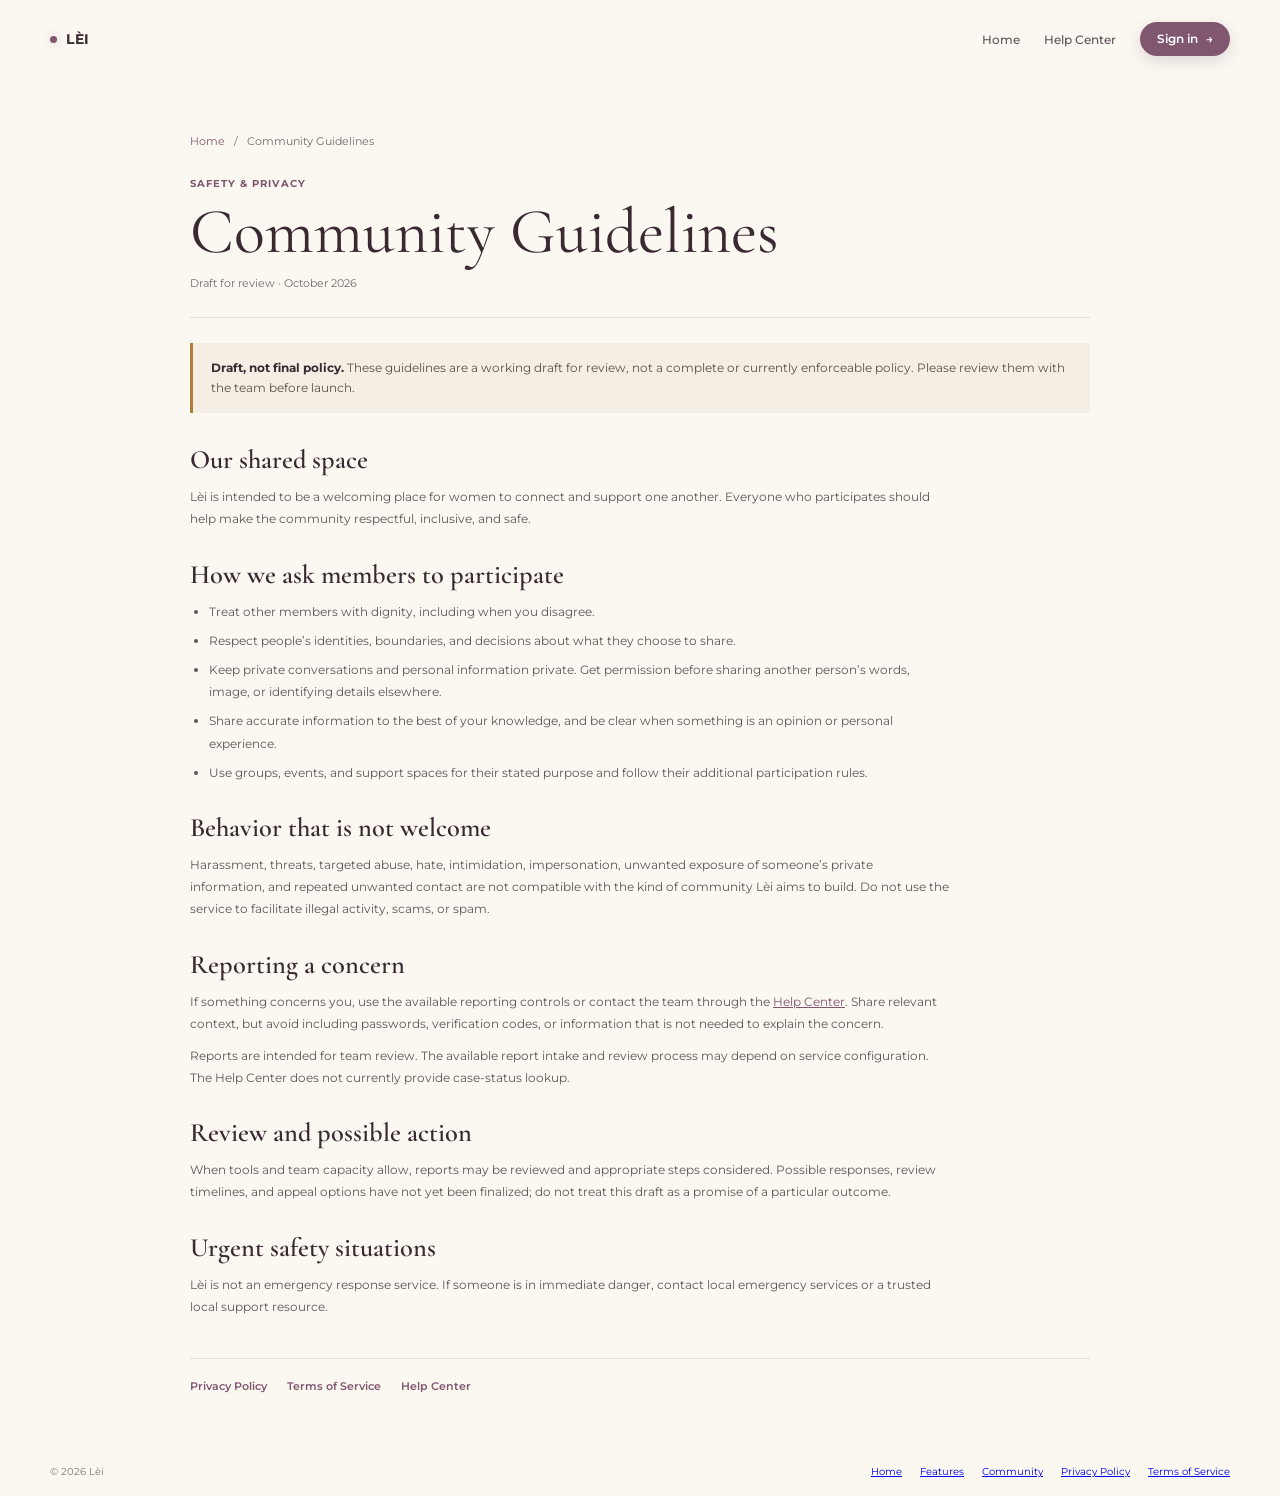
<file: frontend/community-guidelines.html>
<!DOCTYPE html>
<html lang="en">
<head>
  <meta charset="UTF-8">
  <meta name="viewport" content="width=device-width, initial-scale=1.0">
  <meta name="description" content="Draft community guidelines for participating in Lèi.">
  <title>Community Guidelines | L&egrave;i</title>
  <link rel="preconnect" href="https://fonts.googleapis.com">
  <link rel="preconnect" href="https://fonts.gstatic.com" crossorigin>
  <link href="https://fonts.googleapis.com/css2?family=Cormorant+Garamond:wght@300;400;600&family=Montserrat:wght@200;300;400;500;600;700&display=swap" rel="stylesheet">
  <link rel="stylesheet" href="style.css">
  <link rel="stylesheet" href="policy.css">
</head>
<body class="features-page policy-page">
  <header class="features-nav">
    <a class="features-brand" href="index.html" aria-label="Lèi home"><span class="nav-dot" aria-hidden="true"></span><span class="nav-tag-text">L&egrave;i</span></a>
    <nav class="features-nav-links" aria-label="Main navigation">
      <a class="features-home-link" href="index.html">Home</a>
      <a class="features-home-link" href="help.html">Help Center</a>
      <a class="features-nav-cta" href="index.html?view=sign-in">Sign in <span aria-hidden="true">&rarr;</span></a>
    </nav>
  </header>
  <main class="policy-main">
    <nav class="policy-breadcrumb" aria-label="Breadcrumb"><a href="index.html">Home</a><span aria-hidden="true">/</span><span>Community Guidelines</span></nav>
    <header class="policy-header">
      <span class="policy-kicker">Safety &amp; Privacy</span>
      <h1>Community Guidelines</h1>
      <p class="policy-updated">Draft for review · October 2026</p>
    </header>
    <aside class="policy-draft-notice"><strong>Draft, not final policy.</strong> These guidelines are a working draft for review, not a complete or currently enforceable policy. Please review them with the team before launch.</aside>
    <div class="policy-content">
      <section>
        <h2>Our shared space</h2>
        <p>L&egrave;i is intended to be a welcoming place for women to connect and support one another. Everyone who participates should help make the community respectful, inclusive, and safe.</p>
      </section>
      <section>
        <h2>How we ask members to participate</h2>
        <ul>
          <li>Treat other members with dignity, including when you disagree.</li>
          <li>Respect people&rsquo;s identities, boundaries, and decisions about what they choose to share.</li>
          <li>Keep private conversations and personal information private. Get permission before sharing another person&rsquo;s words, image, or identifying details elsewhere.</li>
          <li>Share accurate information to the best of your knowledge, and be clear when something is an opinion or personal experience.</li>
          <li>Use groups, events, and support spaces for their stated purpose and follow their additional participation rules.</li>
        </ul>
      </section>
      <section>
        <h2>Behavior that is not welcome</h2>
        <p>Harassment, threats, targeted abuse, hate, intimidation, impersonation, unwanted exposure of someone&rsquo;s private information, and repeated unwanted contact are not compatible with the kind of community L&egrave;i aims to build. Do not use the service to facilitate illegal activity, scams, or spam.</p>
      </section>
      <section>
        <h2>Reporting a concern</h2>
        <p>If something concerns you, use the available reporting controls or contact the team through the <a href="help.html#contact-support">Help Center</a>. Share relevant context, but avoid including passwords, verification codes, or information that is not needed to explain the concern.</p>
        <p>Reports are intended for team review. The available report intake and review process may depend on service configuration. The Help Center does not currently provide case-status lookup.</p>
      </section>
      <section>
        <h2>Review and possible action</h2>
        <p>When tools and team capacity allow, reports may be reviewed and appropriate steps considered. Possible responses, review timelines, and appeal options have not yet been finalized; do not treat this draft as a promise of a particular outcome.</p>
      </section>
      <section>
        <h2>Urgent safety situations</h2>
        <p>L&egrave;i is not an emergency response service. If someone is in immediate danger, contact local emergency services or a trusted local support resource.</p>
      </section>
    </div>
    <nav class="policy-related" aria-label="Related policies">
      <a href="privacy-policy.html">Privacy Policy</a>
      <a href="terms-of-service.html">Terms of Service</a>
      <a href="help.html">Help Center</a>
    </nav>
  </main>
  <footer class="features-footer"><span>&copy; 2026 L&egrave;i</span><nav class="hub-footer-links" aria-label="Footer navigation"><a href="index.html">Home</a><a href="features.html">Features</a><a href="community.html">Community</a><a href="privacy-policy.html">Privacy Policy</a><a href="terms-of-service.html">Terms of Service</a></nav></footer>
</body>
</html>
</file>
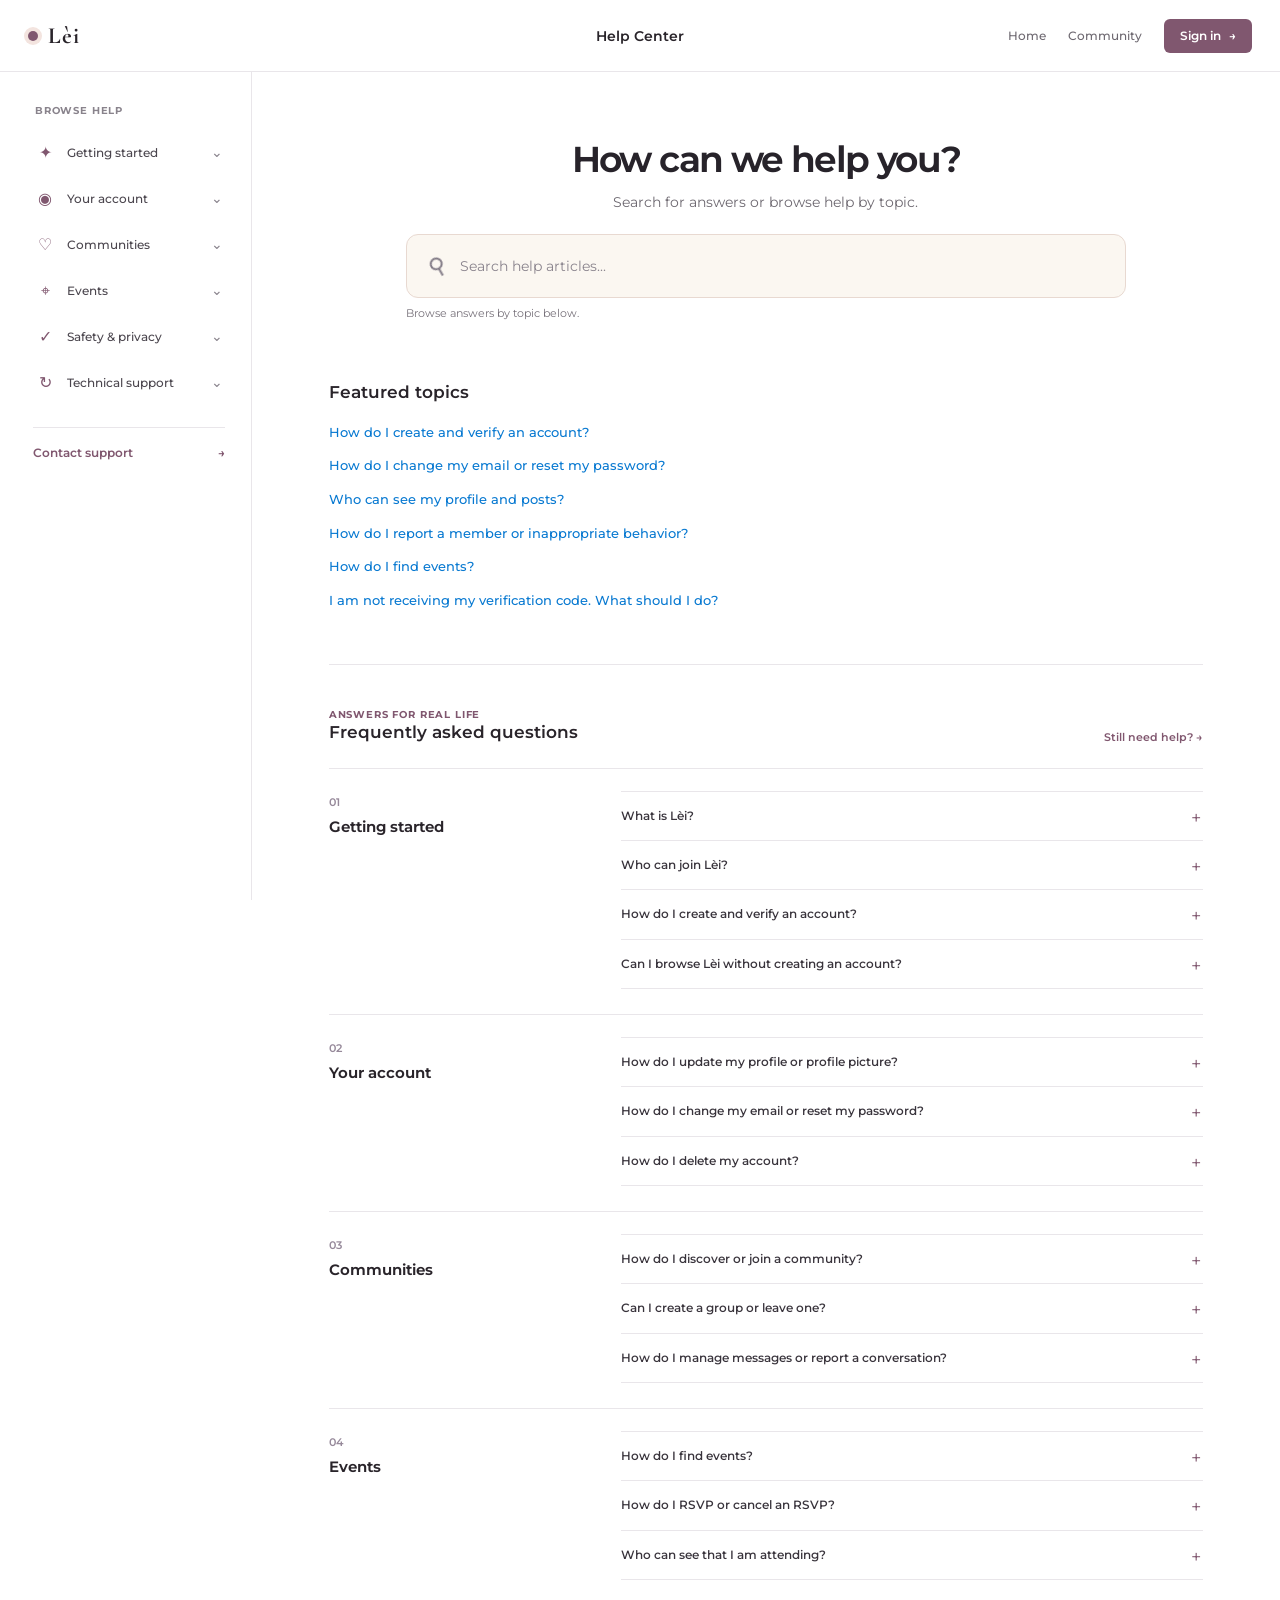
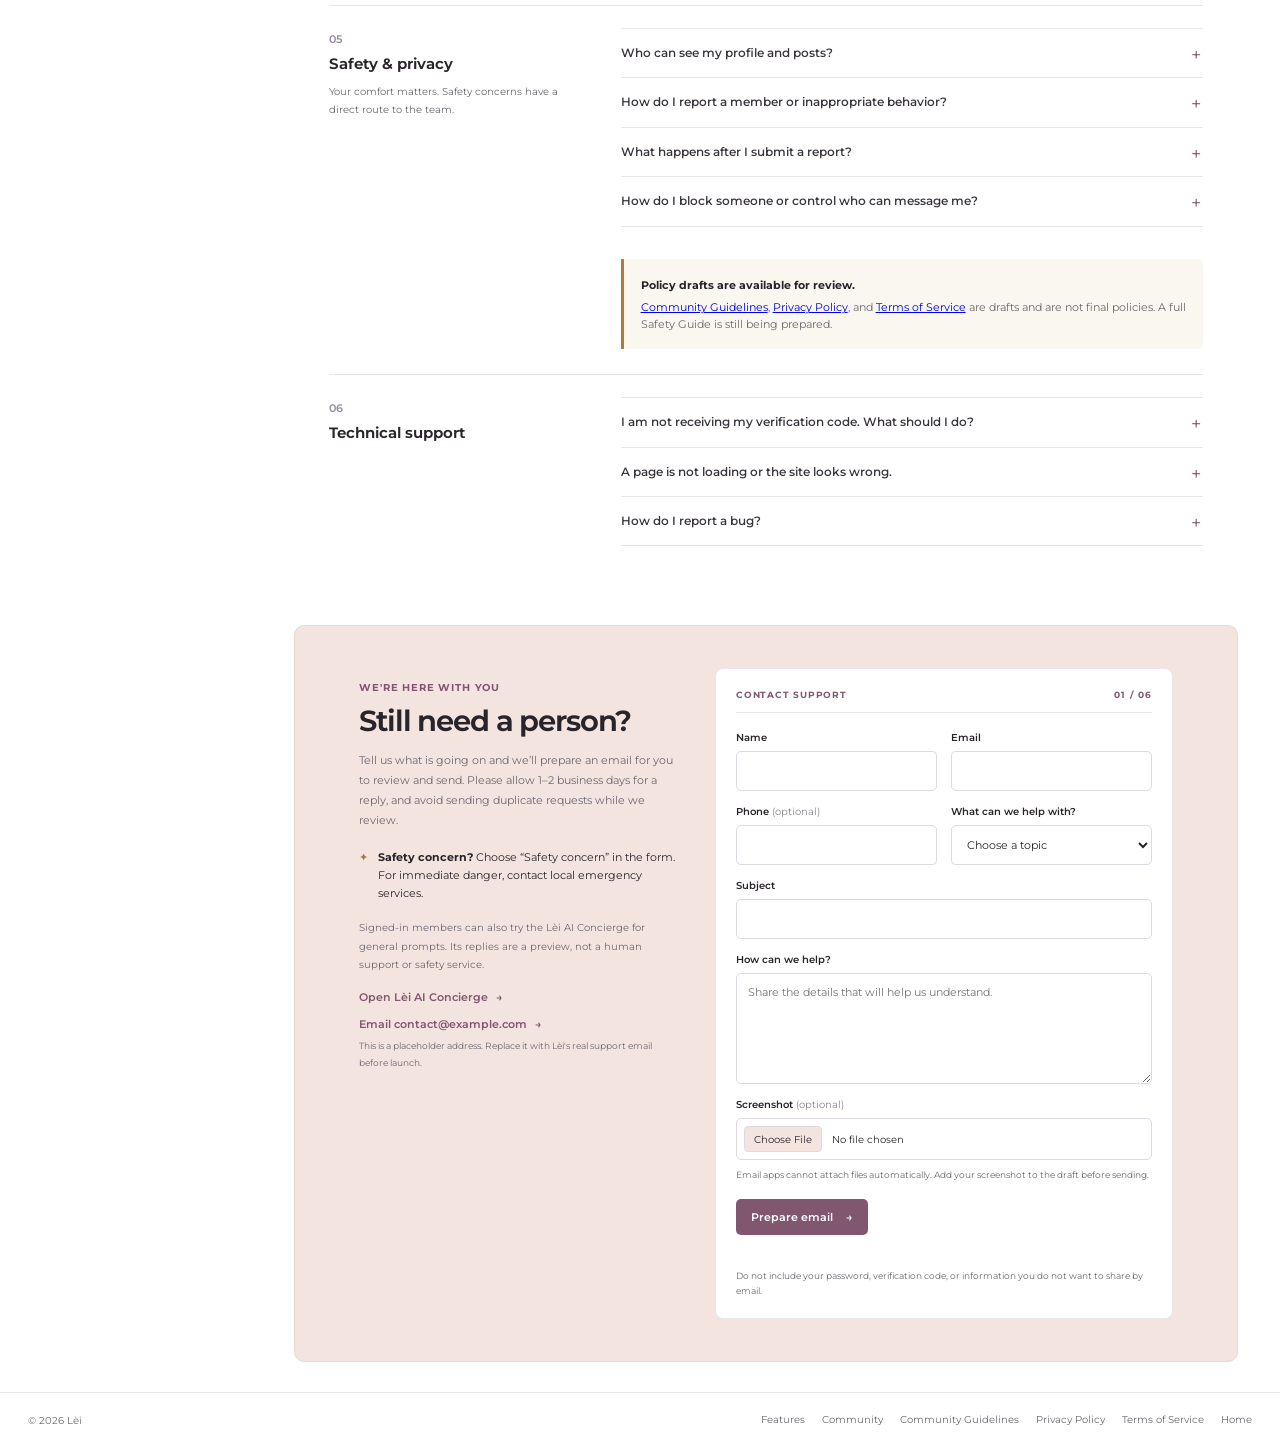
<file: frontend/help.html>
<!DOCTYPE html>
<html lang="en">
<head>
  <meta charset="UTF-8">
  <meta name="viewport" content="width=device-width, initial-scale=1.0">
  <meta name="description" content="Find answers about getting started, account settings, communities, events, safety, and support on Lèi.">
  <title>Help Center | L&egrave;i</title>
  <link rel="preconnect" href="https://fonts.googleapis.com">
  <link rel="preconnect" href="https://fonts.gstatic.com" crossorigin>
  <link href="https://fonts.googleapis.com/css2?family=Cormorant+Garamond:wght@300;400;600&family=Montserrat:wght@200;300;400;500;600;700&display=swap" rel="stylesheet">
  <link rel="stylesheet" href="style.css">
  <link rel="stylesheet" href="help.css">
</head>
<body class="features-page help-page">
  <header class="features-nav">
    <a class="features-brand" href="index.html" aria-label="Lèi home">
      <span class="nav-dot" aria-hidden="true"></span>
      <span class="nav-tag-text">L&egrave;i</span>
    </a>
    <span class="help-header-title">Help Center</span>
    <nav class="features-nav-links" aria-label="Main navigation">
      <a class="features-home-link" href="index.html">Home</a>
      <a class="features-home-link" href="community.html">Community</a>
      <a class="features-nav-cta" href="index.html?view=sign-in">Sign in <span aria-hidden="true">&rarr;</span></a>
    </nav>
  </header>

  <main class="help-main">
    <aside class="help-sidebar" aria-label="Help center categories">
      <p class="help-sidebar-heading">Browse help</p>
      <nav class="help-sidebar-nav" aria-label="Help topics">
        <a href="#getting-started"><span aria-hidden="true">&#10022;</span>Getting started</a>
        <a href="#account"><span aria-hidden="true">&#9673;</span>Your account</a>
        <a href="#communities"><span aria-hidden="true">&#9825;</span>Communities</a>
        <a href="#events"><span aria-hidden="true">&#8982;</span>Events</a>
        <a href="#safety"><span aria-hidden="true">&#10003;</span>Safety &amp; privacy</a>
        <a href="#technical-support"><span aria-hidden="true">&#8635;</span>Technical support</a>
      </nav>
      <a class="help-sidebar-contact" href="#contact-support">Contact support <span aria-hidden="true">&rarr;</span></a>
    </aside>
    <div class="help-content">
    <section class="help-hero" aria-labelledby="helpTitle">
      <div class="help-hero-copy">
        <h1 id="helpTitle">How can we help you?</h1>
        <p>Search for answers or browse help by topic.</p>
      </div>
      <div class="help-search-panel">
        <label for="helpSearch" class="visually-hidden">Search help articles</label>
        <div class="help-search-control">
          <span aria-hidden="true">&#9906;</span>
          <input id="helpSearch" type="search" placeholder="Search help articles..." autocomplete="off">
        </div>
        <p id="helpSearchStatus" class="help-search-status" role="status" aria-live="polite">Browse answers by topic below.</p>
      </div>
    </section>

    <section class="help-topics" aria-labelledby="topicsTitle">
      <div class="help-section-heading">
        <h2 id="topicsTitle">Featured topics</h2>
      </div>
      <nav class="help-topic-grid" aria-label="Help topics">
        <a class="help-topic-card" href="#faq-create-account">How do I create and verify an account?</a>
        <a class="help-topic-card" href="#faq-password">How do I change my email or reset my password?</a>
        <a class="help-topic-card" href="#faq-profile-visibility">Who can see my profile and posts?</a>
        <a class="help-topic-card" href="#faq-report-member">How do I report a member or inappropriate behavior?</a>
        <a class="help-topic-card" href="#faq-find-events">How do I find events?</a>
        <a class="help-topic-card" href="#faq-code">I am not receiving my verification code. What should I do?</a>
      </nav>
    </section>

    <section class="help-faq" aria-labelledby="faqTitle">
      <div class="help-section-heading help-faq-heading">
        <div><span class="help-eyebrow">Answers for real life</span><h2 id="faqTitle">Frequently asked questions</h2></div>
        <a href="#contact-support">Still need help? <span aria-hidden="true">&rarr;</span></a>
      </div>

      <section class="help-faq-group" id="getting-started" aria-labelledby="gettingStartedTitle">
        <div class="help-faq-label"><span>01</span><h3 id="gettingStartedTitle">Getting started</h3></div>
        <div class="help-questions">
          <details class="help-question" id="faq-what-is-lei"><summary>What is L&egrave;i?</summary><p>L&egrave;i is a community space for women to connect, share, discover interest-based groups, and find events. The public site offers a preview; member spaces require an account.</p></details>
          <details class="help-question" id="faq-who-can-join"><summary>Who can join L&egrave;i?</summary><p>L&egrave;i is designed for women, including cis and trans women. During sign-up, you can choose a space and review the community expectations before continuing.</p></details>
          <details class="help-question" id="faq-create-account"><summary>How do I create and verify an account?</summary><p>Choose Get Started on the home page and follow the sign-up steps. The current flow asks for account details and phone verification; complete the prompts shown in the app. If a code does not arrive, check your number and contact support.</p></details>
          <details class="help-question" id="faq-browse"><summary>Can I browse L&egrave;i without creating an account?</summary><p>Yes. You can explore the public Features and Community preview pages. Member conversations and member-only spaces are not available in the public preview.</p></details>
        </div>
      </section>

      <section class="help-faq-group" id="account" aria-labelledby="accountTitle">
        <div class="help-faq-label"><span>02</span><h3 id="accountTitle">Your account</h3></div>
        <div class="help-questions">
          <details class="help-question" id="faq-profile"><summary>How do I update my profile or profile picture?</summary><p>Sign in and open your profile or account settings to see the options currently available. If a profile detail cannot be changed in the app, email support with the account email and the change you need.</p></details>
          <details class="help-question" id="faq-password"><summary>How do I change my email or reset my password?</summary><p>If you cannot find an email or password option on the sign-in screen, contact support from the form below. Never include your password or verification code in a support request.</p></details>
          <details class="help-question" id="faq-delete-account"><summary>How do I delete my account?</summary><p>Open Account Settings and choose Delete Account if that option is available to you. If you cannot access the setting, send an account-access request below. Do not send your password or verification code.</p></details>
        </div>
      </section>

      <section class="help-faq-group" id="communities" aria-labelledby="communitiesTitle">
        <div class="help-faq-label"><span>03</span><h3 id="communitiesTitle">Communities</h3></div>
        <div class="help-questions">
          <details class="help-question" id="faq-find-community"><summary>How do I discover or join a community?</summary><p>Explore the community spaces available after signing in. Public group previews are examples; availability and access can depend on the space and its membership settings.</p></details>
          <details class="help-question" id="faq-create-group"><summary>Can I create a group or leave one?</summary><p>Use the group controls shown in your signed-in space. If a control is missing or a group is inaccessible, contact support and include the group name and what you were trying to do.</p></details>
          <details class="help-question" id="faq-messages"><summary>How do I manage messages or report a conversation?</summary><p>Use the conversation controls available in the signed-in app. For a safety concern, use Report a Member in the app when available, or choose the safety contact option below.</p></details>
        </div>
      </section>

      <section class="help-faq-group" id="events" aria-labelledby="eventsTitle">
        <div class="help-faq-label"><span>04</span><h3 id="eventsTitle">Events</h3></div>
        <div class="help-questions">
          <details class="help-question" id="faq-find-events"><summary>How do I find events?</summary><p>Browse the Events area in the signed-in app. The public Community page contains sample event previews, not live listings or confirmed attendee information.</p></details>
          <details class="help-question" id="faq-rsvp"><summary>How do I RSVP or cancel an RSVP?</summary><p>Open the event and use the RSVP controls shown there. If your RSVP will not update or you need help with a cancellation, contact support with the event name.</p></details>
          <details class="help-question" id="faq-event-privacy"><summary>Who can see that I am attending?</summary><p>Check the event details and your current account privacy settings before sharing attendance information. Contact support if you need help understanding a specific event's visibility.</p></details>
        </div>
      </section>

      <section class="help-faq-group help-safety-group" id="safety" aria-labelledby="safetyTitle">
        <div class="help-faq-label"><span>05</span><h3 id="safetyTitle">Safety &amp; privacy</h3><p>Your comfort matters. Safety concerns have a direct route to the team.</p></div>
        <div class="help-questions">
          <details class="help-question" id="faq-profile-visibility"><summary>Who can see my profile and posts?</summary><p>The sign-up flow includes public and private account choices, and Account Settings includes a profile visibility control. Review your current selection before posting. Dedicated privacy documentation is not published yet, so contact support with questions about a specific item.</p></details>
          <details class="help-question" id="faq-report-member"><summary>How do I report a member or inappropriate behavior?</summary><p>When signed in, open the profile menu and choose Report a Member. Share what you observed, including relevant context. Do not publicly identify or confront someone you are reporting. You can also email a safety concern below.</p></details>
          <details class="help-question" id="faq-report-followup"><summary>What happens after I submit a report?</summary><p>Member reports are submitted privately to the L&egrave;i team for review when report intake is available. Do not include passwords, verification codes, or unnecessary sensitive information. The Help Center cannot provide a case-status lookup yet.</p></details>
          <details class="help-question" id="faq-block"><summary>How do I block someone or control who can message me?</summary><p>Use the member and message controls available in your signed-in space. If you cannot find a control, contact support and describe what you need. The exact controls may vary as L&egrave;i develops.</p></details>
        </div>
        <div class="help-policy-note">
          <strong>Policy drafts are available for review.</strong>
          <p><a href="community-guidelines.html">Community Guidelines</a>, <a href="privacy-policy.html">Privacy Policy</a>, and <a href="terms-of-service.html">Terms of Service</a> are drafts and are not final policies. A full Safety Guide is still being prepared.</p>
        </div>
      </section>

      <section class="help-faq-group" id="technical-support" aria-labelledby="technicalTitle">
        <div class="help-faq-label"><span>06</span><h3 id="technicalTitle">Technical support</h3></div>
        <div class="help-questions">
          <details class="help-question" id="faq-code"><summary>I am not receiving my verification code. What should I do?</summary><p>Confirm that the phone number is correct and can receive messages, then try the verification step again. If the issue continues, contact support and include your device type and the approximate time you tried. Do not email your code.</p></details>
          <details class="help-question" id="faq-page-loading"><summary>A page is not loading or the site looks wrong.</summary><p>Refresh the page, check your connection, and try a current version of your browser. If the issue persists, send the page address, your browser and device, and the steps that led to the problem.</p></details>
          <details class="help-question" id="faq-report-bug"><summary>How do I report a bug?</summary><p>Use the contact form below and choose Technical issue. Describe what you expected, what happened instead, and the browser and device you use. You can select a screenshot; your email app will ask you to attach it to the draft manually.</p></details>
        </div>
      </section>

      <p class="help-no-results" id="helpNoResults" hidden>No answers match that search. Try another phrase or <a href="#contact-support">contact support</a>.</p>
    </section>

    <section class="help-contact" id="contact-support" aria-labelledby="contactTitle">
      <div class="help-contact-copy">
        <span class="help-eyebrow">We're here with you</span>
        <h2 id="contactTitle">Still need a person?</h2>
        <p>Tell us what is going on and we’ll prepare an email for you to review and send. Please allow 1–2 business days for a reply, and avoid sending duplicate requests while we review.</p>
        <div class="help-response-note"><span aria-hidden="true">&#10022;</span><span><strong>Safety concern?</strong> Choose “Safety concern” in the form. For immediate danger, contact local emergency services.</span></div>
        <p class="help-ai-note">Signed-in members can also try the L&egrave;i AI Concierge for general prompts. Its replies are a preview, not a human support or safety service.</p>
        <a class="help-ai-link" href="index.html?view=sign-in">Open L&egrave;i AI Concierge <span aria-hidden="true">&rarr;</span></a>
        <a class="help-email-link" href="mailto:contact@example.com?subject=Contact%20L%C3%A8i">Email contact@example.com <span aria-hidden="true">&rarr;</span></a>
        <p class="help-address-note">This is a placeholder address. Replace it with L&egrave;i's real support email before launch.</p>
      </div>
      <form class="help-contact-form" id="supportForm">
        <div class="help-form-heading"><span>CONTACT SUPPORT</span><span>01 / 06</span></div>
        <div class="help-form-grid">
          <div class="help-field"><label for="supportName">Name</label><input id="supportName" name="name" autocomplete="name" required></div>
          <div class="help-field"><label for="supportEmail">Email</label><input id="supportEmail" name="email" type="email" autocomplete="email" required></div>
          <div class="help-field"><label for="supportPhone">Phone <span>(optional)</span></label><input id="supportPhone" name="phone" type="tel" autocomplete="tel"></div>
          <div class="help-field"><label for="supportCategory">What can we help with?</label><select id="supportCategory" name="category" required><option value="" disabled selected>Choose a topic</option><option>Account access</option><option>Technical issue</option><option>Communities or events</option><option>Safety concern</option><option>Something else</option></select></div>
          <div class="help-field help-field-wide"><label for="supportSubject">Subject</label><input id="supportSubject" name="subject" maxlength="120" required></div>
          <div class="help-field help-field-wide"><label for="supportDescription">How can we help?</label><textarea id="supportDescription" name="description" rows="5" maxlength="3000" placeholder="Share the details that will help us understand." required></textarea></div>
          <div class="help-field help-field-wide"><label for="supportAttachment">Screenshot <span>(optional)</span></label><input id="supportAttachment" name="attachment" type="file" accept="image/*,.pdf"><small>Email apps cannot attach files automatically. Add your screenshot to the draft before sending.</small></div>
        </div>
        <button class="help-submit" type="submit">Prepare email <span aria-hidden="true">&rarr;</span></button>
        <p class="help-form-status" id="supportFormStatus" role="status" aria-live="polite"></p>
        <p class="help-form-privacy">Do not include your password, verification code, or information you do not want to share by email.</p>
      </form>
    </section>
    </div>
  </main>

  <footer class="features-footer help-footer">
    <span>&copy; 2026 L&egrave;i</span>
    <nav aria-label="Footer navigation"><a href="features.html">Features</a><a href="community.html">Community</a><a href="community-guidelines.html">Community Guidelines</a><a href="privacy-policy.html">Privacy Policy</a><a href="terms-of-service.html">Terms of Service</a><a href="index.html">Home</a></nav>
  </footer>
  <script src="help.js" defer></script>
</body>
</html>
</file>
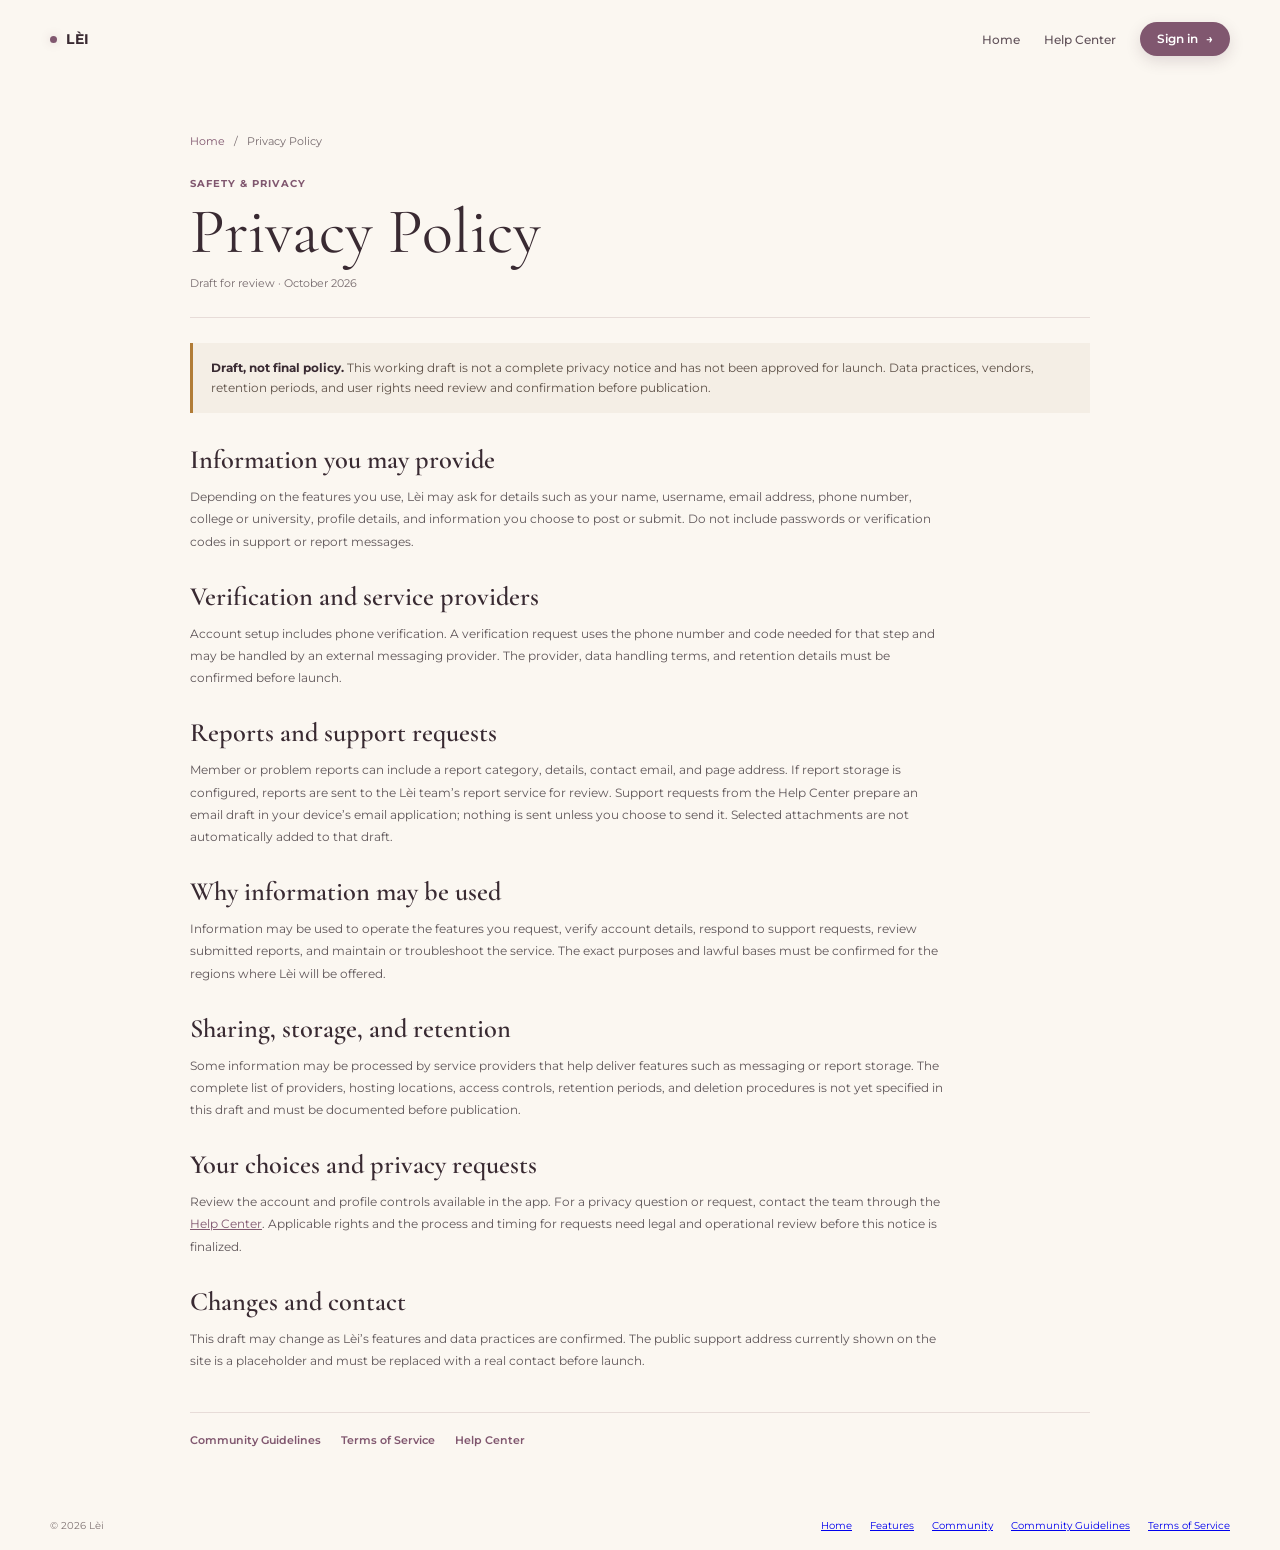
<file: frontend/privacy-policy.html>
<!DOCTYPE html>
<html lang="en">
<head>
  <meta charset="UTF-8">
  <meta name="viewport" content="width=device-width, initial-scale=1.0">
  <meta name="description" content="Draft privacy notice describing information handled by Lèi.">
  <title>Privacy Policy | L&egrave;i</title>
  <link rel="preconnect" href="https://fonts.googleapis.com">
  <link rel="preconnect" href="https://fonts.gstatic.com" crossorigin>
  <link href="https://fonts.googleapis.com/css2?family=Cormorant+Garamond:wght@300;400;600&family=Montserrat:wght@200;300;400;500;600;700&display=swap" rel="stylesheet">
  <link rel="stylesheet" href="style.css">
  <link rel="stylesheet" href="policy.css">
</head>
<body class="features-page policy-page">
  <header class="features-nav">
    <a class="features-brand" href="index.html" aria-label="Lèi home"><span class="nav-dot" aria-hidden="true"></span><span class="nav-tag-text">L&egrave;i</span></a>
    <nav class="features-nav-links" aria-label="Main navigation">
      <a class="features-home-link" href="index.html">Home</a>
      <a class="features-home-link" href="help.html">Help Center</a>
      <a class="features-nav-cta" href="index.html?view=sign-in">Sign in <span aria-hidden="true">&rarr;</span></a>
    </nav>
  </header>
  <main class="policy-main">
    <nav class="policy-breadcrumb" aria-label="Breadcrumb"><a href="index.html">Home</a><span aria-hidden="true">/</span><span>Privacy Policy</span></nav>
    <header class="policy-header">
      <span class="policy-kicker">Safety &amp; Privacy</span>
      <h1>Privacy Policy</h1>
      <p class="policy-updated">Draft for review · October 2026</p>
    </header>
    <aside class="policy-draft-notice"><strong>Draft, not final policy.</strong> This working draft is not a complete privacy notice and has not been approved for launch. Data practices, vendors, retention periods, and user rights need review and confirmation before publication.</aside>
    <div class="policy-content">
      <section>
        <h2>Information you may provide</h2>
        <p>Depending on the features you use, L&egrave;i may ask for details such as your name, username, email address, phone number, college or university, profile details, and information you choose to post or submit. Do not include passwords or verification codes in support or report messages.</p>
      </section>
      <section>
        <h2>Verification and service providers</h2>
        <p>Account setup includes phone verification. A verification request uses the phone number and code needed for that step and may be handled by an external messaging provider. The provider, data handling terms, and retention details must be confirmed before launch.</p>
      </section>
      <section>
        <h2>Reports and support requests</h2>
        <p>Member or problem reports can include a report category, details, contact email, and page address. If report storage is configured, reports are sent to the L&egrave;i team&rsquo;s report service for review. Support requests from the Help Center prepare an email draft in your device&rsquo;s email application; nothing is sent unless you choose to send it. Selected attachments are not automatically added to that draft.</p>
      </section>
      <section>
        <h2>Why information may be used</h2>
        <p>Information may be used to operate the features you request, verify account details, respond to support requests, review submitted reports, and maintain or troubleshoot the service. The exact purposes and lawful bases must be confirmed for the regions where L&egrave;i will be offered.</p>
      </section>
      <section>
        <h2>Sharing, storage, and retention</h2>
        <p>Some information may be processed by service providers that help deliver features such as messaging or report storage. The complete list of providers, hosting locations, access controls, retention periods, and deletion procedures is not yet specified in this draft and must be documented before publication.</p>
      </section>
      <section>
        <h2>Your choices and privacy requests</h2>
        <p>Review the account and profile controls available in the app. For a privacy question or request, contact the team through the <a href="help.html#contact-support">Help Center</a>. Applicable rights and the process and timing for requests need legal and operational review before this notice is finalized.</p>
      </section>
      <section>
        <h2>Changes and contact</h2>
        <p>This draft may change as L&egrave;i&rsquo;s features and data practices are confirmed. The public support address currently shown on the site is a placeholder and must be replaced with a real contact before launch.</p>
      </section>
    </div>
    <nav class="policy-related" aria-label="Related policies">
      <a href="community-guidelines.html">Community Guidelines</a>
      <a href="terms-of-service.html">Terms of Service</a>
      <a href="help.html">Help Center</a>
    </nav>
  </main>
  <footer class="features-footer"><span>&copy; 2026 L&egrave;i</span><nav class="hub-footer-links" aria-label="Footer navigation"><a href="index.html">Home</a><a href="features.html">Features</a><a href="community.html">Community</a><a href="community-guidelines.html">Community Guidelines</a><a href="terms-of-service.html">Terms of Service</a></nav></footer>
</body>
</html>
</file>
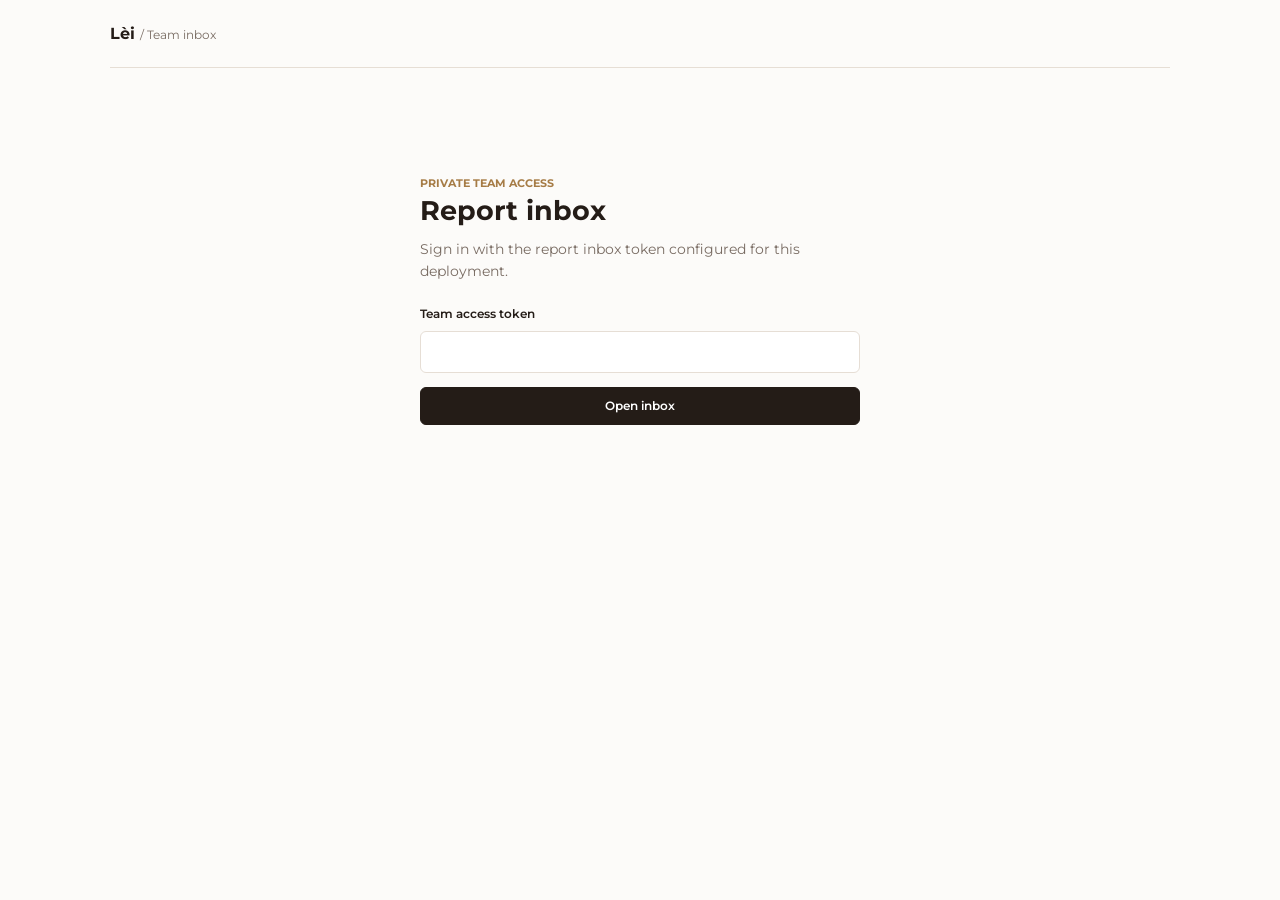
<file: frontend/reports.html>
<!DOCTYPE html>
<html lang="en">
<head>
  <meta charset="UTF-8">
  <meta name="viewport" content="width=device-width, initial-scale=1.0">
  <meta name="robots" content="noindex, nofollow">
  <title>Report Inbox | Lèi</title>
  <link rel="preconnect" href="https://fonts.googleapis.com">
  <link rel="preconnect" href="https://fonts.gstatic.com" crossorigin>
  <link href="https://fonts.googleapis.com/css2?family=Montserrat:wght@300;400;500;600;700&display=swap" rel="stylesheet">
  <link rel="stylesheet" href="style.css">
</head>
<body class="reports-page">
  <main class="reports-shell">
    <header class="reports-header">
      <a href="index.html" class="reports-brand">Lèi <span>/ Team inbox</span></a>
      <button type="button" id="reportsSignOutBtn" class="reports-secondary-btn hidden">Sign out</button>
    </header>

    <section id="reportsLoginView" class="reports-login">
      <p class="reports-eyebrow">Private team access</p>
      <h1>Report inbox</h1>
      <p>Sign in with the report inbox token configured for this deployment.</p>
      <form id="reportsLoginForm">
        <label for="reportsTokenInput">Team access token</label>
        <input id="reportsTokenInput" name="token" type="password" autocomplete="current-password" required>
        <button type="submit" class="reports-primary-btn">Open inbox</button>
        <p id="reportsLoginStatus" class="reports-status" role="status" aria-live="polite"></p>
      </form>
    </section>

    <section id="reportsInboxView" class="reports-inbox hidden" aria-labelledby="reportsTitle">
      <div class="reports-title-row">
        <div>
          <p class="reports-eyebrow">Private team access</p>
          <h1 id="reportsTitle">Report inbox</h1>
        </div>
        <button type="button" id="refreshReportsBtn" class="reports-secondary-btn">Refresh</button>
      </div>
      <p id="reportsListStatus" class="reports-status" role="status" aria-live="polite"></p>
      <div id="reportsList" class="reports-list" aria-live="polite"></div>
      <nav class="reports-pagination" aria-label="Report inbox pages">
        <button type="button" id="reportsPreviousBtn" class="reports-secondary-btn" disabled>Previous</button>
        <span id="reportsPageLabel">Page 1</span>
        <button type="button" id="reportsNextBtn" class="reports-secondary-btn" disabled>Next</button>
      </nav>
    </section>
  </main>
  <script src="reports.js"></script>
</body>
</html>
</file>
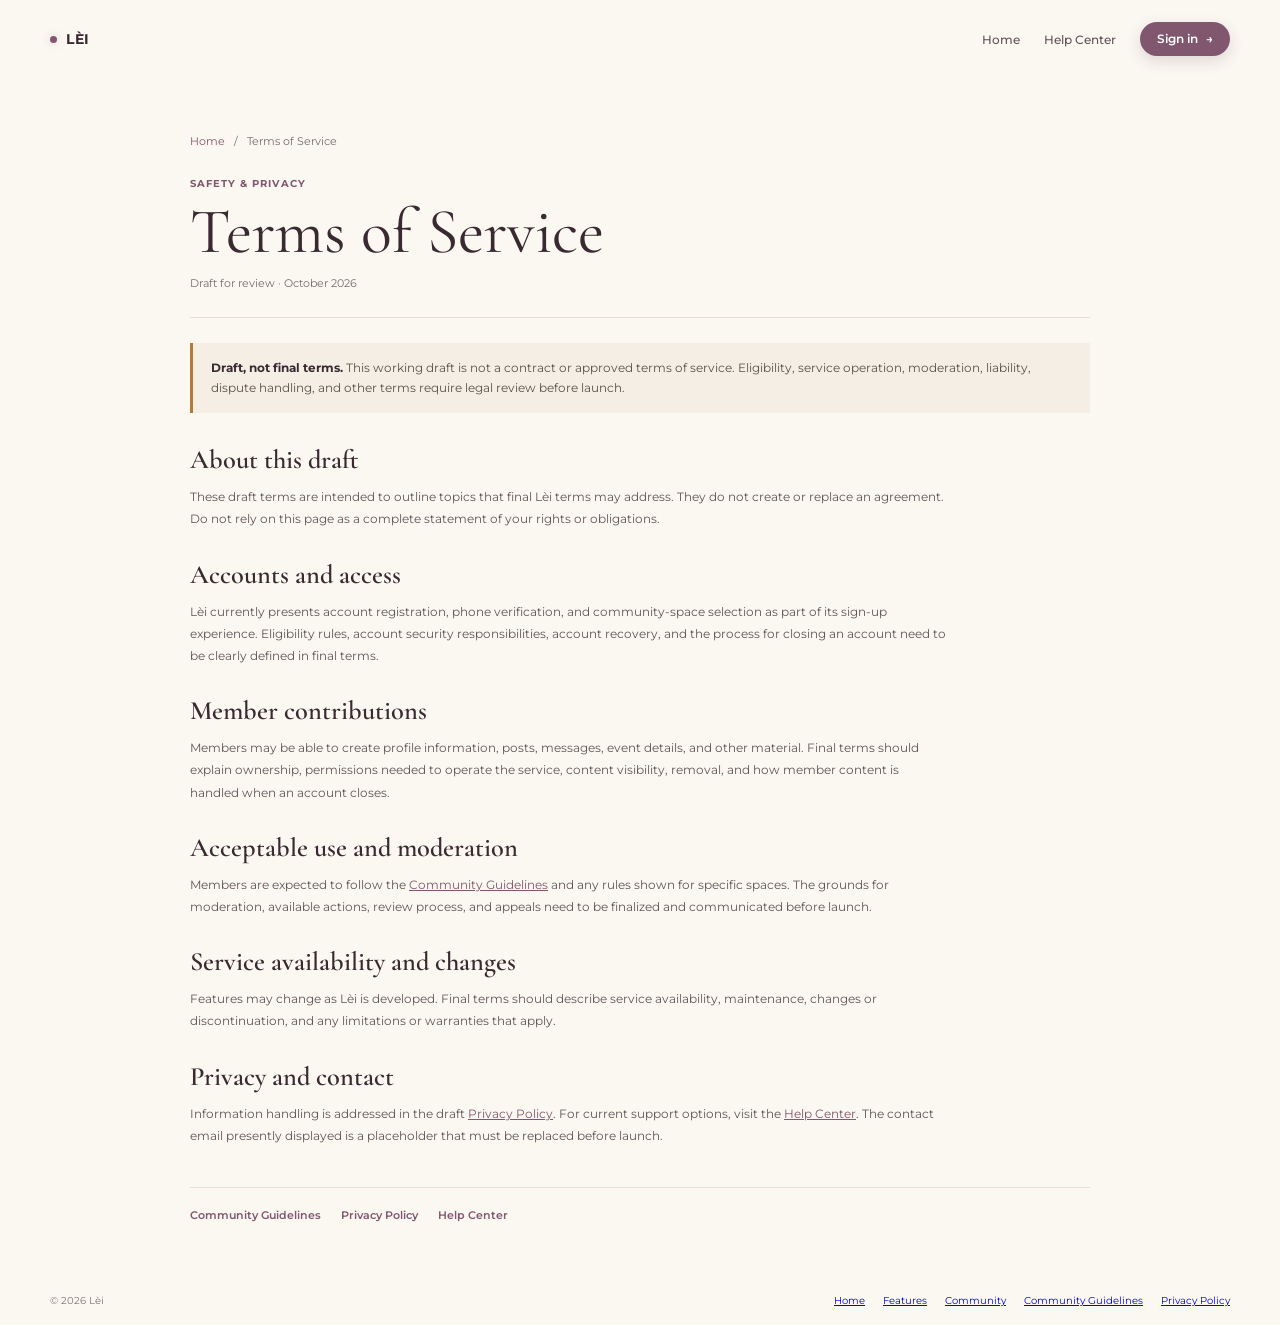
<file: frontend/terms-of-service.html>
<!DOCTYPE html>
<html lang="en">
<head>
  <meta charset="UTF-8">
  <meta name="viewport" content="width=device-width, initial-scale=1.0">
  <meta name="description" content="Draft terms of service for Lèi.">
  <title>Terms of Service | L&egrave;i</title>
  <link rel="preconnect" href="https://fonts.googleapis.com">
  <link rel="preconnect" href="https://fonts.gstatic.com" crossorigin>
  <link href="https://fonts.googleapis.com/css2?family=Cormorant+Garamond:wght@300;400;600&family=Montserrat:wght@200;300;400;500;600;700&display=swap" rel="stylesheet">
  <link rel="stylesheet" href="style.css">
  <link rel="stylesheet" href="policy.css">
</head>
<body class="features-page policy-page">
  <header class="features-nav">
    <a class="features-brand" href="index.html" aria-label="Lèi home"><span class="nav-dot" aria-hidden="true"></span><span class="nav-tag-text">L&egrave;i</span></a>
    <nav class="features-nav-links" aria-label="Main navigation">
      <a class="features-home-link" href="index.html">Home</a>
      <a class="features-home-link" href="help.html">Help Center</a>
      <a class="features-nav-cta" href="index.html?view=sign-in">Sign in <span aria-hidden="true">&rarr;</span></a>
    </nav>
  </header>
  <main class="policy-main">
    <nav class="policy-breadcrumb" aria-label="Breadcrumb"><a href="index.html">Home</a><span aria-hidden="true">/</span><span>Terms of Service</span></nav>
    <header class="policy-header">
      <span class="policy-kicker">Safety &amp; Privacy</span>
      <h1>Terms of Service</h1>
      <p class="policy-updated">Draft for review · October 2026</p>
    </header>
    <aside class="policy-draft-notice"><strong>Draft, not final terms.</strong> This working draft is not a contract or approved terms of service. Eligibility, service operation, moderation, liability, dispute handling, and other terms require legal review before launch.</aside>
    <div class="policy-content">
      <section>
        <h2>About this draft</h2>
        <p>These draft terms are intended to outline topics that final L&egrave;i terms may address. They do not create or replace an agreement. Do not rely on this page as a complete statement of your rights or obligations.</p>
      </section>
      <section>
        <h2>Accounts and access</h2>
        <p>L&egrave;i currently presents account registration, phone verification, and community-space selection as part of its sign-up experience. Eligibility rules, account security responsibilities, account recovery, and the process for closing an account need to be clearly defined in final terms.</p>
      </section>
      <section>
        <h2>Member contributions</h2>
        <p>Members may be able to create profile information, posts, messages, event details, and other material. Final terms should explain ownership, permissions needed to operate the service, content visibility, removal, and how member content is handled when an account closes.</p>
      </section>
      <section>
        <h2>Acceptable use and moderation</h2>
        <p>Members are expected to follow the <a href="community-guidelines.html">Community Guidelines</a> and any rules shown for specific spaces. The grounds for moderation, available actions, review process, and appeals need to be finalized and communicated before launch.</p>
      </section>
      <section>
        <h2>Service availability and changes</h2>
        <p>Features may change as L&egrave;i is developed. Final terms should describe service availability, maintenance, changes or discontinuation, and any limitations or warranties that apply.</p>
      </section>
      <section>
        <h2>Privacy and contact</h2>
        <p>Information handling is addressed in the draft <a href="privacy-policy.html">Privacy Policy</a>. For current support options, visit the <a href="help.html">Help Center</a>. The contact email presently displayed is a placeholder that must be replaced before launch.</p>
      </section>
    </div>
    <nav class="policy-related" aria-label="Related policies">
      <a href="community-guidelines.html">Community Guidelines</a>
      <a href="privacy-policy.html">Privacy Policy</a>
      <a href="help.html">Help Center</a>
    </nav>
  </main>
  <footer class="features-footer"><span>&copy; 2026 L&egrave;i</span><nav class="hub-footer-links" aria-label="Footer navigation"><a href="index.html">Home</a><a href="features.html">Features</a><a href="community.html">Community</a><a href="community-guidelines.html">Community Guidelines</a><a href="privacy-policy.html">Privacy Policy</a></nav></footer>
</body>
</html>
</file>
<file: frontend/style.css>
:root {
  --bg-primary: #120b10;
  --bg-radial: #22131e;
  --mauve-deep: #43283a;
  --mauve-base: #875d78;
  --mauve-light: #b98da9;
  --mauve-pale: #eedce6;
  --gold-accent: #f5c46b;
  --gold-glow: #e09f3e;

  --ivory-bg: #fcfbf9;
  --ivory-surface: #f4efe9;
  --ivory-card: #ffffff;
  --ivory-card-soft: #fbf9f5;
  --ivory-border: #e6ded5;
  --ivory-border-light: #eee8e0;
  --ivory-text-main: #241c17;
  --ivory-text-muted: #786b62;
  --ivory-accent-gold: #c29352;
  --ivory-accent-warm: #a67c46;
  --ivory-chip-bg: #efe8df;
  --ivory-shadow: 0 4px 20px rgba(36, 28, 23, 0.06);
}

* { margin: 0; padding: 0; box-sizing: border-box; }

body {
  width: 100vw;
  min-height: 100vh;
  background-color: var(--bg-primary);
  background-image: radial-gradient(circle at 50% 42%, var(--bg-radial) 0%, var(--bg-primary) 85%);
  overflow-x: hidden;
  font-family: 'Montserrat', sans-serif;
  color: var(--mauve-pale);
  display: block;
  position: relative;
  transition: background-color 0.8s ease, background-image 0.8s ease, color 0.8s ease;
}

body.theme-ivory {
  background-color: var(--ivory-bg) !important;
  background-image: radial-gradient(circle at 50% 10%, #f6f0ea 0%, #fcfbf9 80%) !important;
  color: var(--ivory-text-main) !important;
}

body.theme-ivory .ambient-glow.glow-1 { background: #ecd5b8 !important; opacity: 0.35 !important; }
body.theme-ivory .ambient-glow.glow-2 { background: #f0dfc8 !important; opacity: 0.25 !important; }
body.theme-ivory .ambient-glow.glow-3 { background: #eedcca !important; opacity: 0.2 !important; }
body.theme-ivory .particle { background: radial-gradient(circle, #e6d3bc 0%, rgba(194, 147, 82, 0.15) 75%, transparent 100%) !important; }

.ambient-glow { position: absolute; border-radius: 50%; pointer-events: none; filter: blur(85px); opacity: 0.38; }
.glow-1 { width: 420px; height: 420px; background: #633352; top: 15%; left: 50%; transform: translateX(-50%); animation: pulseGlow 9s ease-in-out infinite alternate; }
.glow-2 { width: 260px; height: 260px; background: #8e5076; bottom: 15%; left: 20%; }
.glow-3 { width: 220px; height: 220px; background: #502740; top: 10%; right: 20%; }

@keyframes pulseGlow {
  0% { transform: translateX(-50%) scale(0.9); opacity: 0.25; }
  100% { transform: translateX(-50%) scale(1.15); opacity: 0.45; }
}

.particle-field { position: fixed; inset: 0; pointer-events: none; overflow: hidden; z-index: 1; }
.particle { position: absolute; border-radius: 50%; background: radial-gradient(circle, #fceaf3 0%, rgba(185, 141, 169, 0.2) 75%, transparent 100%); opacity: 0; animation: floatUpwards linear infinite; }
@keyframes floatUpwards { 0% { transform: translateY(100vh) translateX(0); opacity: 0; } 15% { opacity: 0.7; } 85% { opacity: 0.6; } 100% { transform: translateY(-10vh) translateX(25px); opacity: 0; } }

.top-nav { position: fixed; top: 0; left: 0; width: 100%; padding: 24px 36px; display: flex; justify-content: space-between; align-items: center; z-index: 50; pointer-events: auto; }
.top-nav.hidden { display: none !important; }
.nav-brand-tag { display: flex; align-items: center; gap: 8px; cursor: pointer; }
.nav-dot { width: 7px; height: 7px; border-radius: 50%; background-color: var(--gold-accent); box-shadow: 0 0 10px rgba(245, 196, 107, 0.8); }
.nav-tag-text { font-size: 0.75rem; letter-spacing: 0.25em; text-transform: uppercase; color: var(--mauve-base); font-weight: 400; }
.nav-actions { display: flex; align-items: center; gap: 10px; }
.nav-about-btn { display: inline-flex; align-items: center; gap: 6px; background: rgba(43, 22, 36, 0.35); backdrop-filter: blur(10px); border: 1px solid rgba(185, 141, 169, 0.22); color: var(--mauve-pale); font-family: 'Montserrat', sans-serif; font-size: 0.68rem; font-weight: 500; letter-spacing: 0.18em; text-transform: uppercase; padding: 7px 16px; border-radius: 20px; cursor: pointer; opacity: 0; animation: fadeIn 1s ease 1.2s forwards; transition: all 0.3s cubic-bezier(0.16, 1, 0.3, 1); }
.nav-sign-in-btn { background: var(--gold-accent); border: 1px solid var(--gold-accent); color: #2b1f1a; font-family: 'Montserrat', sans-serif; font-size: 0.68rem; font-weight: 700; letter-spacing: 0.16em; text-transform: uppercase; padding: 8px 16px; border-radius: 20px; cursor: pointer; opacity: 0; animation: fadeIn 1s ease 1.35s forwards; transition: all 0.3s ease; }
.nav-sign-in-btn:hover { background: #f8d58f; border-color: #f8d58f; transform: translateY(-2px); box-shadow: 0 6px 16px rgba(245, 196, 107, 0.28); }
.btn-sparkle { color: var(--gold-accent); font-size: 0.75rem; transition: transform 0.4s ease; }
.nav-about-btn:hover { background: rgba(135, 93, 120, 0.25); border-color: rgba(238, 220, 230, 0.45); color: #fff; transform: translateY(-2px); box-shadow: 0 6px 16px rgba(45, 23, 37, 0.5); }

.scene-container { position: relative; z-index: 10; display: flex; flex-direction: column; align-items: center; justify-content: flex-start; padding: 110px 20px 0; min-height: 0; text-align: center; transition: opacity 0.5s ease, transform 0.5s ease; }
.scene-container.hidden { display: none !important; }
.flower-container { width: 280px; height: 330px; display: flex; align-items: center; justify-content: center; position: relative; filter: drop-shadow(0 15px 30px rgba(18, 5, 14, 0.8)); }
.lily-svg { width: 100%; height: 100%; overflow: visible; }
.scene-container.bloomed .flower-container { animation: flowerHover 6.5s ease-in-out infinite; }
@keyframes flowerHover { 0%, 100% { transform: translateY(0px) rotate(0deg); } 50% { transform: translateY(-7px) rotate(0.6deg); } }

.stem { fill: none; stroke: url(#stemGrad); stroke-width: 4.5; stroke-linecap: round; stroke-dasharray: 200; stroke-dashoffset: 200; animation: drawStem 1.4s cubic-bezier(0.22, 1, 0.36, 1) forwards; }
@keyframes drawStem { to { stroke-dashoffset: 0; } }
.leaf { fill: url(#stemGrad); opacity: 0; transform-origin: 150px 260px; animation: leafUnfurl 1.3s cubic-bezier(0.34, 1.56, 0.64, 1) 0.6s forwards; }
.leaf-right { transform-origin: 150px 235px; animation-delay: 0.8s; }
@keyframes leafUnfurl { 0% { opacity: 0; transform: scale(0.2) rotate(10deg); } 100% { opacity: 0.85; transform: scale(1) rotate(0deg); } }

.petal { transform-origin: 150px 175px; opacity: 0; }
.petal-back-l, .petal-back-r, .petal-back-top { fill: url(#outerPetalGrad); filter: url(#softGlow); }
.petal-mid-l, .petal-mid-r, .petal-front-l, .petal-front-r, .petal-front-c { fill: url(#innerPetalGrad); filter: url(#softGlow); }
.petal-back-top { animation: unfoldPetal 1.6s cubic-bezier(0.16, 1, 0.3, 1) 0.8s forwards; }
.petal-back-l { animation: unfoldPetal 1.6s cubic-bezier(0.16, 1, 0.3, 1) 0.9s forwards; }
.petal-back-r { animation: unfoldPetal 1.6s cubic-bezier(0.16, 1, 0.3, 1) 0.95s forwards; }
.petal-mid-l { animation: unfoldPetal 1.7s cubic-bezier(0.16, 1, 0.3, 1) 1.1s forwards; }
.petal-mid-r { animation: unfoldPetal 1.7s cubic-bezier(0.16, 1, 0.3, 1) 1.15s forwards; }
.petal-front-l { animation: unfoldPetal 1.8s cubic-bezier(0.16, 1, 0.3, 1) 1.3s forwards; }
.petal-front-r { animation: unfoldPetal 1.8s cubic-bezier(0.16, 1, 0.3, 1) 1.35s forwards; }
.petal-front-c { animation: unfoldPetalCenter 1.9s cubic-bezier(0.16, 1, 0.3, 1) 1.45s forwards; }
@keyframes unfoldPetal { 0% { opacity: 0; transform: scale(0.15) rotate(6deg); } 40% { opacity: 0.9; } 100% { opacity: 0.96; transform: scale(1) rotate(0deg); } }
@keyframes unfoldPetalCenter { 0% { opacity: 0; transform: scale(0.08) translateY(20px); } 50% { opacity: 0.95; } 100% { opacity: 1; transform: scale(1) translateY(0); } }
.center-glow { opacity: 0; animation: fadeIn 1.5s ease-out 1.5s forwards; }

/* Lily Stamens, Anthers, and Center Elements in Gold */
.stamen-filament { fill: none; stroke: var(--gold-accent); stroke-width: 1.8; stroke-linecap: round; }
.pistil-stem { stroke: var(--gold-accent); }
.anther { fill: var(--gold-accent); filter: drop-shadow(0 0 8px rgba(245, 196, 107, 0.9)); }
.pistil-tip { fill: var(--gold-accent); }
svg circle[fill="#1b1218"], svg polygon[points*="1b1218"], svg [fill="#1b1218"] { fill: var(--gold-accent) !important; }

.brand-block { margin-top: 20px; display: flex; flex-direction: column; align-items: center; }
.pretitle { font-size: 0.72rem; font-weight: 300; letter-spacing: 0.35em; text-transform: uppercase; color: var(--mauve-base); opacity: 0; transform: translateY(12px); animation: revealText 1.4s cubic-bezier(0.16, 1, 0.3, 1) 2.2s forwards; }
.pretitle strong { font-weight: 700; color: #faebf4; letter-spacing: 0.4em; }
.brand-title { font-family: 'Cormorant Garamond', Georgia, serif; font-size: 5.6rem; font-weight: 300; line-height: 1.05; letter-spacing: 0.12em; margin: 4px 0 8px 0; color: #faebf4; text-shadow: 0 4px 25px rgba(185, 141, 169, 0.4); opacity: 0; transform: translateY(22px) scale(0.97); animation: revealTitle 1.8s cubic-bezier(0.16, 1, 0.3, 1) 2.4s forwards; }
@keyframes revealTitle { 0% { opacity: 0; transform: translateY(22px) scale(0.97); filter: blur(6px); } 100% { opacity: 1; transform: translateY(0) scale(1); filter: blur(0px); } }
.divider { display: flex; align-items: center; gap: 14px; opacity: 0; margin: 6px 0 12px; animation: fadeIn 1.3s ease 2.7s forwards; }
.divider-line { width: 45px; height: 1px; background: linear-gradient(90deg, transparent, var(--mauve-base), transparent); }
.divider-dot { font-size: 0.55rem; color: var(--mauve-light); }
.subtitle { font-size: 0.78rem; font-weight: 300; letter-spacing: 0.24em; text-transform: uppercase; color: #c9a6bd; opacity: 0; transform: translateY(12px); animation: revealText 1.4s cubic-bezier(0.16, 1, 0.3, 1) 2.9s forwards; }
.cta-wrapper { margin-top: 24px; opacity: 0; transform: translateY(10px); animation: revealText 1.4s cubic-bezier(0.16, 1, 0.3, 1) 3.1s forwards; }
.get-started-btn { display: inline-flex; align-items: center; gap: 10px; background: linear-gradient(135deg, rgba(135, 93, 120, 0.35) 0%, rgba(67, 40, 58, 0.45) 100%); border: 1px solid rgba(238, 220, 230, 0.28); padding: 10px 24px; border-radius: 28px; color: #f7eff4; font-size: 0.72rem; font-weight: 500; letter-spacing: 0.22em; text-transform: uppercase; backdrop-filter: blur(8px); box-shadow: 0 4px 20px rgba(18, 11, 16, 0.4); cursor: pointer; transition: all 0.35s cubic-bezier(0.16, 1, 0.3, 1); }
.btn-arrow { width: 14px; height: 14px; transition: transform 0.3s ease; }
.get-started-btn:hover { background: linear-gradient(135deg, rgba(164, 123, 149, 0.5) 0%, rgba(90, 56, 80, 0.6) 100%); border-color: rgba(238, 220, 230, 0.6); color: #fff; transform: translateY(-2px); }
.get-started-btn:hover .btn-arrow { transform: translateX(3px); }

.public-footer { width: 100vw; margin-top: 70px; padding: 30px clamp(26px, 6vw, 82px) 0; background: #f4e7ee; border-top: 1px solid #dfc3d1; box-shadow: 0 -12px 34px rgba(18, 5, 14, 0.12); display: grid; gap: 26px; text-align: left; opacity: 0; animation: fadeIn 1.2s ease 3.5s forwards; }
.footer-intro { text-align: center; }
.footer-brand-name { font-family: 'Cormorant Garamond', Georgia, serif; font-size: 1.8rem; font-weight: 600; color: #43283a; letter-spacing: 0.08em; }
.footer-intro p { color: #765b6a; font-family: 'Courier New', monospace; font-size: 0.68rem; font-weight: 600; line-height: 1.6; letter-spacing: 0.02em; }
.footer-links-grid { display: grid; grid-template-columns: repeat(5, minmax(0, 1fr)); gap: 24px; }
.footer-column { display: flex; flex-direction: column; align-items: flex-start; gap: 7px; min-width: 0; }
.footer-column h2 { width: 100%; padding-top: 10px; border-top: 1px solid #d4b5c5; color: #43283a; font-family: 'Courier New', monospace; font-size: 0.68rem; font-weight: 700; line-height: 1.4; }
.footer-link { width: max-content; padding: 0; background: none; border: none; color: #684e5d; font-family: 'Courier New', monospace; font-size: 0.66rem; font-weight: 600; line-height: 1.4; cursor: pointer; text-align: left; text-decoration: none; transition: color 0.25s ease; }
.footer-link:hover { color: #a04470; }
.footer-link:focus-visible { outline: 2px solid #a04470; outline-offset: 3px; }
.footer-planned { cursor: default; }
.footer-column:last-child { align-items: flex-start; flex-direction: row; flex-wrap: wrap; }
.footer-column:last-child h2 { flex-basis: 100%; }
.footer-column:last-child .footer-link { display: inline-block; margin-right: 10px; }
.footer-bottom { display: flex; justify-content: center; gap: 22px; padding: 2px 0 18px; color: #765b6a; font-family: 'Courier New', monospace; font-size: 0.66rem; font-weight: 600; line-height: 1.5; text-align: center; }

.features-page { --feature-cream: #fbf7f1; --feature-surface: #fffdf9; --feature-cream-deep: #f4eade; --feature-mauve: #80576f; --feature-mauve-dark: #43283a; --feature-rose-gold: #ad766d; --feature-rose-pale: #f3e4df; --feature-border: #e8d9d1; --feature-muted: #756b6c; width: 100%; min-height: 100vh; overflow-x: hidden; background-color: var(--feature-cream); background-image: linear-gradient(115deg, rgba(243, 228, 223, 0.42), transparent 40%), linear-gradient(0deg, #fffdf9 0%, var(--feature-cream) 70%); color: var(--feature-mauve-dark); }
.features-page .ambient-glow { display: none; }
.features-nav { position: relative; z-index: 10; display: flex; align-items: center; justify-content: space-between; width: min(1180px, calc(100% - 64px)); margin: 0 auto; padding: 22px 0; }
.features-brand { display: inline-flex; align-items: center; gap: 9px; color: var(--feature-mauve); text-decoration: none; }
.features-brand .nav-tag-text { color: var(--feature-mauve-dark); font-size: 0.9rem; font-weight: 700; letter-spacing: 0.04em; }
.features-page .nav-dot { background: var(--feature-rose-gold); box-shadow: 0 0 10px rgba(173, 118, 109, 0.3); }
.features-nav-links { display: flex; align-items: center; gap: 24px; }
.features-home-link { color: #61525a; font-size: 0.76rem; font-weight: 500; text-decoration: none; transition: color 0.25s ease; }
.features-home-link:hover { color: var(--feature-rose-gold); }
.features-nav-cta { display: inline-flex; align-items: center; gap: 8px; padding: 10px 17px; border-radius: 30px; background: var(--feature-mauve); color: #fff; font-size: 0.72rem; font-weight: 600; text-decoration: none; box-shadow: 0 5px 15px rgba(67, 40, 58, 0.17); transition: transform 0.2s ease, background 0.2s ease; }
.features-nav-cta:hover, .features-cta-link:hover { transform: translateY(-2px); background: var(--feature-mauve-dark); }
.features-home-link:focus-visible, .features-brand:focus-visible, .features-cta-link:focus-visible, .features-secondary-link:focus-visible, .features-nav-cta:focus-visible { outline: 2px solid var(--feature-rose-gold); outline-offset: 4px; }
.features-main { position: relative; z-index: 2; width: min(1180px, calc(100% - 64px)); margin: 0 auto; }
.features-hero { display: grid; grid-template-columns: 0.86fr 1.14fr; align-items: center; gap: 34px; min-height: 470px; padding: 26px 0 54px; }
.features-intro { max-width: 490px; padding: 10px 0; }
.features-kicker { display: inline-block; margin-bottom: 15px; color: var(--feature-rose-gold); font-size: 0.67rem; font-weight: 700; letter-spacing: 0.13em; text-transform: uppercase; }
.features-title { margin-bottom: 17px; color: var(--feature-mauve-dark); font-family: 'Montserrat', sans-serif; font-size: clamp(2.65rem, 4vw, 3.55rem); font-weight: 700; line-height: 1.11; }
.features-title em { color: var(--feature-rose-gold); font-style: normal; }
.features-lede { max-width: 430px; color: #6e6263; font-size: 0.91rem; font-weight: 400; line-height: 1.75; }
.features-hero-actions { display: flex; align-items: center; gap: 21px; margin-top: 24px; }
.features-cta-link { display: inline-flex; align-items: center; justify-content: center; gap: 10px; flex: 0 0 auto; padding: 12px 19px; border: 0; border-radius: 30px; background: var(--feature-mauve); color: #fff; font-size: 0.73rem; font-weight: 600; text-decoration: none; transition: transform 0.2s ease, background 0.2s ease; }
.features-secondary-link { display: inline-flex; align-items: center; gap: 8px; color: #51434b; font-size: 0.72rem; font-weight: 600; text-decoration: none; }
.play-mark { display: grid; width: 24px; height: 24px; place-items: center; border: 1px solid var(--feature-border); border-radius: 50%; color: var(--feature-rose-gold); font-size: 0.55rem; }
.features-member-proof { display: flex; align-items: center; gap: 12px; margin-top: 27px; color: var(--feature-muted); font-size: 0.65rem; }
.member-avatars { display: flex; padding-left: 3px; }
.member-avatars img { width: 27px; height: 27px; margin-left: -4px; border: 2px solid var(--feature-cream); border-radius: 50%; object-fit: cover; }
.community-preview { position: relative; min-width: 0; padding: 8px 15px 20px 0; }
.preview-window { overflow: hidden; min-height: 330px; border: 1px solid var(--feature-border); border-radius: 12px; background: rgba(255, 253, 249, 0.97); box-shadow: 0 18px 50px rgba(67, 40, 58, 0.12); transform: rotate(-1deg); }
.preview-topbar { display: flex; height: 42px; align-items: center; gap: 15px; padding: 0 15px; border-bottom: 1px solid #eee5dc; }
.preview-brand { display: flex; align-items: center; gap: 6px; color: var(--feature-mauve-dark); font-size: 0.66rem; font-weight: 700; }
.preview-brand .nav-dot { width: 6px; height: 6px; }
.preview-search { flex: 1; max-width: 175px; padding: 6px 10px; border-radius: 20px; background: var(--feature-cream); color: #958b87; font-size: 0.48rem; }
.preview-profile { display: grid; width: 21px; height: 21px; margin-left: auto; place-items: center; border-radius: 50%; background: var(--feature-rose-pale); color: var(--feature-mauve); font-size: 0.52rem; font-weight: 700; }
.preview-content { display: grid; grid-template-columns: 0.72fr 2fr 0.86fr; gap: 12px; padding: 14px 13px; }
.preview-sidebar { display: flex; flex-direction: column; gap: 11px; padding-top: 9px; color: #877c7b; font-size: 0.47rem; }
.preview-sidebar .active { color: var(--feature-mauve); font-weight: 700; }
.preview-welcome { display: flex; flex-direction: column; gap: 5px; margin-bottom: 10px; padding: 11px; border-radius: 6px; background: linear-gradient(110deg, var(--feature-cream-deep), #f8eeea); }
.preview-welcome span { color: var(--feature-rose-gold); font-size: 0.39rem; font-weight: 700; letter-spacing: 0.08em; }
.preview-welcome strong { color: var(--feature-mauve-dark); font-size: 0.66rem; }
.preview-post { padding: 10px; border: 1px solid #eee5dc; border-radius: 6px; background: var(--feature-surface); }
.preview-post-person { display: flex; align-items: center; gap: 7px; }
.preview-post-person img { width: 24px; height: 24px; border-radius: 50%; object-fit: cover; }
.preview-post-person span { display: flex; flex-direction: column; gap: 2px; color: #493b40; font-size: 0.45rem; }
.preview-post-person small { color: #968b89; font-size: 0.37rem; }
.preview-post p { margin: 8px 0; color: #6c6060; font-size: 0.47rem; line-height: 1.45; }
.preview-post-image { display: block; width: 100%; height: 112px; border-radius: 4px; object-fit: cover; }
.preview-reactions { display: flex; justify-content: space-between; padding-top: 7px; color: var(--feature-rose-gold); font-size: 0.42rem; }
.preview-people { display: flex; flex-direction: column; gap: 9px; padding: 11px 7px; color: #6c6060; font-size: 0.42rem; }
.preview-people strong { margin-bottom: 3px; color: var(--feature-mauve-dark); font-size: 0.48rem; }
.preview-people span { display: flex; align-items: center; justify-content: space-between; gap: 5px; }
.preview-people b { color: var(--feature-rose-gold); font-size: 0.38rem; }
.phone-preview { position: absolute; right: -7px; bottom: -5px; width: 108px; padding: 6px; border: 2px solid var(--feature-mauve-dark); border-radius: 19px; background: var(--feature-mauve-dark); box-shadow: 0 12px 22px rgba(67, 40, 58, 0.23); transform: rotate(7deg); }
.phone-speaker { position: absolute; z-index: 2; top: 7px; left: 50%; width: 24px; height: 4px; border-radius: 4px; background: var(--feature-mauve-dark); transform: translateX(-50%); }
.phone-screen { overflow: hidden; min-height: 174px; padding: 14px 7px 7px; border-radius: 13px; background: var(--feature-surface); }
.phone-brand { display: flex; justify-content: space-between; color: var(--feature-mauve); font-size: 0.48rem; font-weight: 700; }
.phone-brand i { color: #958986; font-size: 0.35rem; font-style: normal; }
.phone-screen p { margin: 12px 0 8px; color: var(--feature-mauve-dark); font-size: 0.63rem; font-weight: 700; line-height: 1.15; }
.phone-screen img { display: block; width: 100%; height: 77px; border-radius: 6px; object-fit: cover; }
.phone-nav { display: block; padding-top: 8px; color: var(--feature-rose-gold); font-size: 0.56rem; text-align: center; }
.preview-sparkle { position: absolute; color: var(--feature-rose-gold); }
.sparkle-one { top: -5px; right: 19%; font-size: 1.4rem; }
.sparkle-two { bottom: 52px; left: -10px; font-size: 1.1rem; }
.features-section { padding: 12px 0 22px; }
.features-section-heading { margin: 0 auto 24px; text-align: center; }
.features-section-heading .features-kicker { margin-bottom: 7px; }
.features-section-heading h2 { color: var(--feature-mauve-dark); font-size: 1.42rem; font-weight: 700; line-height: 1.3; }
.features-section-heading p { margin-top: 6px; color: var(--feature-muted); font-size: 0.74rem; line-height: 1.6; }
.features-grid { display: grid; grid-template-columns: repeat(3, minmax(0, 1fr)); gap: 13px; }
.feature-item { display: flex; min-height: 194px; flex-direction: column; align-items: flex-start; padding: 17px 18px 15px; border: 1px solid transparent; border-radius: 8px; transition: transform 0.2s ease, box-shadow 0.2s ease; }
.feature-item:hover { transform: translateY(-3px); box-shadow: 0 10px 24px rgba(67, 40, 58, 0.08); }
.feature-lilac { border-color: #e9dcd4; background: #f8f1e8; }
.feature-rose { border-color: #ebd8d2; background: #f7ece7; }
.feature-mint { border-color: #e8d9d1; background: #f4ece8; }
.feature-peach { border-color: #eadfd2; background: #f8f1e7; }
.feature-blue { border-color: #e5d7d9; background: #f3e9eb; }
.feature-icon { display: grid; width: 29px; height: 29px; margin-bottom: 12px; place-items: center; border-radius: 7px; background: rgba(255, 253, 249, 0.85); color: var(--feature-mauve); font-size: 0.94rem; }
.feature-rose .feature-icon, .feature-peach .feature-icon { color: var(--feature-rose-gold); }
.feature-mint .feature-icon, .feature-blue .feature-icon { color: #875d78; }
.feature-item h2 { margin-bottom: 7px; color: var(--feature-mauve-dark); font-size: 0.9rem; font-weight: 700; line-height: 1.35; }
.feature-item p { max-width: 36em; color: #716565; font-size: 0.68rem; font-weight: 400; line-height: 1.55; }
.feature-link { display: flex; align-items: center; gap: 6px; margin-top: auto; padding-top: 12px; color: var(--feature-mauve); font-size: 0.61rem; font-weight: 700; }
.features-cta { display: flex; align-items: center; justify-content: space-between; gap: 24px; margin: 20px 0 28px; padding: 17px 23px; border: 1px solid var(--feature-border); border-radius: 8px; background: linear-gradient(100deg, #f7eee5, #f8eeeb 68%, #f2e8e8); }
.features-cta .features-kicker { margin-bottom: 5px; font-size: 0.57rem; }
.features-cta h2 { color: var(--feature-mauve-dark); font-size: 1.14rem; font-weight: 700; }
.features-cta p { margin-top: 4px; color: var(--feature-muted); font-size: 0.68rem; line-height: 1.5; }
.features-footer { position: relative; z-index: 2; display: flex; justify-content: space-between; width: min(1180px, calc(100% - 64px)); margin: 0 auto; padding: 0 0 19px; color: #817575; font-size: 0.62rem; }

@media (max-width: 850px) {
  .features-hero { grid-template-columns: 0.9fr 1.1fr; gap: 20px; }
  .preview-people { display: none; }
  .preview-content { grid-template-columns: 0.58fr 2fr; }
  .features-grid { grid-template-columns: repeat(2, minmax(0, 1fr)); }
}

@media (max-width: 800px) {
  .features-hero { grid-template-columns: 1fr; min-height: 0; gap: 18px; padding-top: 34px; }
  .features-intro { max-width: 560px; }
  .community-preview { width: 100%; max-width: 650px; margin: 0 auto; }
}

@media (max-width: 620px) {
  .features-nav, .features-main, .features-footer { width: calc(100% - 36px); }
  .features-nav { padding: 17px 0; }
  .features-nav-links { gap: 15px; }
  .features-nav-cta { padding: 9px 13px; }
  .features-hero { grid-template-columns: 1fr; gap: 18px; padding: 35px 0 40px; }
  .features-intro { max-width: none; }
  .features-title { font-size: 2.65rem; }
  .features-lede { max-width: 390px; font-size: 0.85rem; }
  .features-hero-actions { flex-wrap: wrap; gap: 15px; }
  .features-member-proof { margin-top: 20px; }
  .community-preview { padding: 4px 13px 20px 0; }
  .preview-window { min-height: 280px; }
  .preview-content { grid-template-columns: 0.55fr 2fr; gap: 8px; padding: 10px 9px; }
  .preview-post-image { height: 95px; }
  .phone-preview { right: -2px; width: 91px; }
  .phone-screen { min-height: 154px; }
  .phone-screen img { height: 65px; }
  .features-section { padding-top: 8px; }
  .features-section-heading { margin-bottom: 17px; }
  .features-section-heading h2 { font-size: 1.22rem; }
  .features-grid { grid-template-columns: 1fr; gap: 9px; }
  .feature-item { min-height: 0; padding: 15px 16px; }
  .feature-icon { margin-bottom: 9px; }
  .feature-link { padding-top: 10px; }
  .features-cta { align-items: flex-start; flex-direction: column; gap: 14px; margin-top: 16px; padding: 17px; }
  .features-footer { gap: 10px; flex-direction: column; }
}

@media (max-width: 640px) {
  .scene-container { padding-top: 96px; }
  .public-footer { gap: 24px; margin-top: 48px; }
  .footer-links-grid { grid-template-columns: repeat(2, minmax(0, 1fr)); gap: 24px 20px; }
  .footer-column:last-child { grid-column: 1 / -1; }
  .footer-bottom { flex-direction: column; align-items: center; gap: 6px; }
}

.page-view { position: relative; z-index: 10; display: flex; flex-direction: column; align-items: center; justify-content: center; padding: 90px 20px 50px; min-height: 100vh; width: 100%; max-width: 820px; margin-inline: auto; opacity: 1; transform: translateY(0); transition: opacity 0.45s ease, transform 0.45s ease; }
.page-view.hidden { display: none !important; }
.page-view .content-card > .back-link { position: absolute; top: 22px; left: 24px; z-index: 4; margin: 0; }
.content-card { width: 100%; background: linear-gradient(145deg, rgba(42, 22, 35, 0.55), rgba(24, 13, 21, 0.75)); border: 1px solid rgba(185, 141, 169, 0.25); border-radius: 28px; padding: 38px 32px 42px; backdrop-filter: blur(14px); box-shadow: 0 24px 60px rgba(10, 5, 9, 0.7); position: relative; }
.content-card.wide-card { max-width: 920px; }
.content-card.form-card { max-width: 520px; }
.page-view .content-card { padding-top: 62px; }

.back-link { display: inline-flex; align-items: center; gap: 6px; background: none; border: none; color: var(--mauve-light); font-family: 'Montserrat', sans-serif; font-size: 0.72rem; letter-spacing: 0.16em; text-transform: uppercase; cursor: pointer; margin-bottom: 16px; transition: color 0.25s ease, transform 0.25s ease; }
.back-link:hover { color: #fff; transform: translateX(-3px); }
.view-header { text-align: center; margin-bottom: 24px; }
.step-tag { font-size: 0.65rem; letter-spacing: 0.35em; text-transform: uppercase; color: var(--mauve-base); display: block; margin-bottom: 8px; }
.view-title { font-family: 'Cormorant Garamond', Georgia, serif; font-size: 2.5rem; font-weight: 300; line-height: 1.2; color: #faebf4; margin-bottom: 8px; }
.view-title strong { font-weight: 700; color: #fff; letter-spacing: 0.05em; }
.view-desc { font-size: 0.82rem; color: #c9a6bd; font-weight: 300; letter-spacing: 0.04em; line-height: 1.5; }

.options-grid { display: grid; grid-template-columns: repeat(4, 1fr); gap: 12px; }
@media (max-width: 780px) { .options-grid { grid-template-columns: repeat(3, 1fr); } }
@media (max-width: 540px) { .options-grid { grid-template-columns: repeat(2, 1fr); } }

.trait-card { background: rgba(43, 22, 36, 0.4); border: 1px solid rgba(185, 141, 169, 0.2); border-radius: 14px; padding: 14px 10px; text-align: center; cursor: pointer; transition: all 0.3s cubic-bezier(0.16, 1, 0.3, 1); position: relative; }
.trait-spark { color: var(--gold-accent); font-size: 0.85rem; margin-bottom: 4px; }
.trait-name { font-family: 'Cormorant Garamond', Georgia, serif; font-size: 1.25rem; font-weight: 400; color: #f7eaf3; letter-spacing: 0.03em; text-transform: lowercase; }
.selection-check { position: absolute; top: 6px; right: 8px; font-size: 0.7rem; color: var(--gold-accent); opacity: 0; transform: scale(0.5); transition: all 0.25s cubic-bezier(0.34, 1.56, 0.64, 1); }
.trait-card:hover { background: rgba(85, 48, 73, 0.45); border-color: rgba(245, 196, 107, 0.5); transform: translateY(-2px); }
.trait-card.selected { background: rgba(135, 93, 120, 0.45); border-color: var(--gold-accent); box-shadow: 0 0 16px rgba(245, 196, 107, 0.25); transform: translateY(-2px); }
.trait-card.selected .selection-check { opacity: 1; transform: scale(1); }
.trait-card.selected .trait-name { color: #fff; font-weight: 600; }

.action-footer { margin-top: 28px; text-align: center; }
.primary-btn { display: inline-flex; align-items: center; justify-content: center; gap: 10px; background: linear-gradient(135deg, #875d78 0%, #5d3650 100%); border: 1px solid rgba(245, 196, 107, 0.4); padding: 11px 32px; border-radius: 28px; color: #fff; font-family: 'Montserrat', sans-serif; font-size: 0.72rem; font-weight: 600; letter-spacing: 0.22em; text-transform: uppercase; cursor: pointer; transition: all 0.35s ease; box-shadow: 0 4px 20px rgba(93, 54, 80, 0.5); }
.primary-btn:hover:not(:disabled) { background: linear-gradient(135deg, #a47393 0%, #704161 100%); transform: translateY(-2px); }
.primary-btn:disabled { opacity: 0.4; cursor: not-allowed; box-shadow: none; }

.page-view .celebration-card { isolation: isolate; position: relative; max-width: 560px; text-align: center; padding: 66px 42px 42px; overflow: hidden; background: linear-gradient(145deg, rgba(55, 29, 48, 0.76), rgba(24, 13, 21, 0.9)); border-color: rgba(185, 141, 169, 0.32); box-shadow: 0 24px 70px rgba(10, 5, 9, 0.62), 0 0 42px rgba(135, 93, 120, 0.12); }
.celebration-card::before { content: ""; position: absolute; inset: 1px; z-index: 1; border-radius: inherit; background: radial-gradient(ellipse at 50% 8%, rgba(185, 141, 169, 0.16), transparent 52%); pointer-events: none; }
.celebration-card .back-link { color: #d6b8c9; font-size: 0.66rem; letter-spacing: 0.12em; }
.celebration-card .back-link:hover { color: #fff; }
.celebration-canvas { position: absolute; inset: 0; width: 100%; height: 100%; pointer-events: none; z-index: 1; }
.celebration-badge-wrap { position: relative; display: inline-flex; align-items: center; justify-content: center; margin: 6px auto 18px; z-index: 2; }
.ripple-ring { position: absolute; border-radius: 50%; border: 1px solid rgba(245, 196, 107, 0.4); pointer-events: none; animation: rippleSpread 2.8s cubic-bezier(0.2, 0.8, 0.2, 1) infinite; }
.ring-1 { width: 80px; height: 80px; animation-delay: 0s; }
.ring-2 { width: 80px; height: 80px; animation-delay: 1.1s; }
@keyframes rippleSpread { 0% { transform: scale(0.6); opacity: 0.9; } 100% { transform: scale(2.4); opacity: 0; } }

.celebration-badge { display: inline-flex; align-items: center; gap: 8px; background: linear-gradient(135deg, rgba(135, 93, 120, 0.5) 0%, rgba(70, 35, 58, 0.6) 100%); border: 1px solid rgba(245, 196, 107, 0.5); box-shadow: 0 4px 20px rgba(245, 196, 107, 0.25); padding: 6px 18px; border-radius: 30px; transform: scale(0); animation: popInBadge 0.8s cubic-bezier(0.34, 1.56, 0.64, 1) 0.15s forwards; }
.yay-text { font-family: 'Cormorant Garamond', Georgia, serif; font-size: 1.35rem; font-weight: 600; color: #fff; text-transform: lowercase; }
.badge-sparkle-left { color: var(--gold-accent); font-size: 0.85rem; }
.badge-sparkle-right { font-size: 1rem; }
@keyframes popInBadge { 0% { transform: scale(0) rotate(-10deg); opacity: 0; } 100% { transform: scale(1) rotate(0deg); opacity: 1; } }

.celebration-title { position: relative; z-index: 2; max-width: 15ch; margin: 0 auto 8px; font-size: clamp(2.3rem, 5vw, 3.2rem); letter-spacing: 0.025em; text-shadow: 0 0 28px rgba(245, 196, 107, 0.28); animation: glowTitle 1s cubic-bezier(0.16, 1, 0.3, 1) 0.3s forwards; opacity: 0; transform: translateY(14px); }
@keyframes glowTitle { 0% { opacity: 0; transform: translateY(14px); filter: blur(8px); } 100% { opacity: 1; transform: translateY(0); filter: blur(0px); } }
.ready-desc { position: relative; z-index: 2; max-width: 36ch; margin: 12px auto 15px; font-size: 0.84rem; color: #d1b6c7; font-weight: 300; line-height: 1.75; opacity: 0; animation: fadeIn 0.9s ease 0.5s forwards; }
.ready-desc em { font-family: 'Cormorant Garamond', Georgia, serif; font-size: 1.35rem; font-style: italic; color: #fff; }
.ready-mood-note { position: relative; z-index: 2; display: flex; align-items: center; justify-content: center; gap: 8px; width: fit-content; max-width: 100%; margin: 0 auto 25px; padding: 8px 15px; border: 1px solid rgba(245, 196, 107, 0.26); border-radius: 24px; background: rgba(245, 196, 107, 0.07); color: #f5dcae; font-size: 0.68rem; line-height: 1.4; }
.ready-mood-note:empty { display: none; }
.ready-mood-note::before { content: "✦"; color: var(--gold-accent); }
.auth-actions { position: relative; z-index: 2; display: flex; flex-direction: column; gap: 12px; opacity: 0; transform: translateY(10px); animation: revealText 0.9s ease 0.65s forwards; }
.celebration-card .auth-actions { width: min(100%, 390px); margin: 0 auto; }
.celebration-card .btn-auth-primary { width: 100%; padding: 14px 28px; box-shadow: 0 8px 25px rgba(104, 61, 90, 0.28); }

.btn-auth-primary { background: linear-gradient(135deg, #9b6c8c 0%, #683d5a 100%); border: 1px solid rgba(245, 196, 107, 0.45); color: #fff; font-family: 'Montserrat', sans-serif; font-size: 0.74rem; font-weight: 600; letter-spacing: 0.22em; text-transform: uppercase; padding: 13px 28px; border-radius: 28px; cursor: pointer; transition: all 0.3s ease; }
.btn-auth-primary:hover { transform: translateY(-2px); }
.btn-auth-secondary { background: rgba(43, 22, 36, 0.35); border: 1px solid rgba(185, 141, 169, 0.3); color: var(--mauve-pale); font-family: 'Montserrat', sans-serif; font-size: 0.74rem; font-weight: 500; letter-spacing: 0.22em; text-transform: uppercase; padding: 12px 28px; border-radius: 28px; cursor: pointer; transition: all 0.3s ease; }
.btn-auth-secondary:hover { background: rgba(85, 48, 73, 0.35); color: #fff; }

.auth-form { display: flex; flex-direction: column; gap: 15px; text-align: left; }
.form-group { display: flex; flex-direction: column; gap: 6px; }
.form-group label { font-size: 0.7rem; letter-spacing: 0.12em; text-transform: uppercase; color: var(--mauve-light); font-weight: 500; }
.form-group input, .form-group select, .form-group textarea { background: rgba(24, 12, 20, 0.6); border: 1px solid rgba(185, 141, 169, 0.25); border-radius: 12px; padding: 11px 14px; color: #fff; font-family: 'Montserrat', sans-serif; font-size: 0.85rem; outline: none; }
.username-input-row { display: flex; align-items: center; background: rgba(24, 12, 20, 0.6); border: 1px solid rgba(185, 141, 169, 0.25); border-radius: 12px; padding: 0 12px; }
.at-prefix { color: var(--gold-accent); font-weight: 600; margin-right: 4px; }
.username-input-row input { border: none; background: transparent; padding: 11px 0; flex: 1; }

.privacy-toggle-row { display: flex; gap: 12px; margin-top: 4px; }
.radio-pill { display: flex; align-items: center; gap: 6px; font-size: 0.72rem; color: #eedce6; cursor: pointer; }
.phone-input-row { display: flex; gap: 10px; }
.phone-input-row input { flex: 1; }

.btn-verify-otp { background: rgba(135, 93, 120, 0.3); border: 1px solid rgba(185, 141, 169, 0.3); color: var(--mauve-pale); font-size: 0.68rem; text-transform: uppercase; padding: 0 16px; border-radius: 12px; cursor: pointer; }
.btn-verify-otp.verified { background: #2b4c30; border-color: #5bb36b; color: #c9f0d0; }

.otp-input-group { background: rgba(30, 15, 24, 0.6); border: 1px dashed rgba(245, 196, 107, 0.4); border-radius: 14px; padding: 14px; }
.otp-action-row { display: flex; gap: 10px; }
.otp-action-row input { font-size: 1.1rem; letter-spacing: 0.3em; text-align: center; font-weight: 700; }
.btn-verify-code { background: var(--gold-accent); border: none; color: #2b1f1a; font-family: 'Montserrat', sans-serif; font-size: 0.72rem; font-weight: 700; padding: 0 16px; border-radius: 12px; cursor: pointer; }
.sms-direct-link { font-size: 0.72rem; color: var(--gold-accent); text-decoration: underline; display: inline-block; margin-top: 8px; }

.camera-preview-box { width: 100%; height: 160px; border-radius: 14px; background: rgba(18, 9, 16, 0.75); border: 1px dashed rgba(185, 141, 169, 0.35); position: relative; overflow: hidden; display: flex; align-items: center; justify-content: center; margin: 6px 0; }
.camera-preview-box video { width: 100%; height: 100%; object-fit: cover; transform: scaleX(-1); }
.camera-placeholder { display: flex; flex-direction: column; align-items: center; gap: 4px; }
.camera-icon { font-size: 1.6rem; }
.camera-status { font-size: 0.7rem; text-transform: uppercase; color: var(--mauve-light); }
.scan-laser { position: absolute; top: 0; left: 0; width: 100%; height: 2px; background: var(--gold-accent); box-shadow: 0 0 8px var(--gold-accent); animation: scanSweep 1.8s ease-in-out infinite alternate; }
@keyframes scanSweep { 0% { top: 5%; } 100% { top: 92%; } }
.btn-camera-trigger { background: rgba(135, 93, 120, 0.25); border: 1px solid rgba(185, 141, 169, 0.3); color: var(--mauve-pale); font-size: 0.68rem; letter-spacing: 0.12em; text-transform: uppercase; padding: 8px 16px; border-radius: 20px; cursor: pointer; }
.btn-camera-trigger.scanned { background: #234327; border-color: #5bb36b; color: #c9f0d0; }

.covenant-box { background: rgba(22, 10, 18, 0.5); border: 1px solid rgba(185, 141, 169, 0.2); border-radius: 14px; padding: 14px; display: flex; flex-direction: column; gap: 10px; }
.checkbox-container { display: flex; align-items: flex-start; position: relative; padding-left: 26px; cursor: pointer; }
.checkbox-container input { position: absolute; opacity: 0; }
.checkmark { position: absolute; top: 2px; left: 0; height: 16px; width: 16px; background-color: rgba(35, 18, 30, 0.6); border: 1px solid rgba(185, 141, 169, 0.4); border-radius: 4px; }
.checkbox-container input:checked ~ .checkmark { background-color: var(--mauve-base); }
.checkmark:after { content: ""; position: absolute; display: none; left: 5px; top: 2px; width: 3px; height: 8px; border: solid white; border-width: 0 2px 2px 0; transform: rotate(45deg); }
.checkbox-container input:checked ~ .checkmark:after { display: block; }
.checkbox-text { font-size: 0.72rem; line-height: 1.4; color: #d1b6c7; }

.auth-switch-row { margin-top: 14px; text-align: center; font-size: 0.75rem; color: var(--mauve-light); }
.text-link-btn { background: none; border: none; color: var(--gold-accent); text-decoration: underline; cursor: pointer; font-family: 'Montserrat', sans-serif; font-weight: 600; margin-left: 4px; }

.portal-grid { display: grid; grid-template-columns: repeat(3, 1fr); gap: 16px; margin-top: 10px; }
@media (max-width: 780px) { .portal-grid { grid-template-columns: 1fr; } }
.portal-card-item { background: rgba(35, 18, 30, 0.55); border: 1px solid rgba(185, 141, 169, 0.25); border-radius: 20px; padding: 28px 22px; display: flex; flex-direction: column; align-items: center; text-align: center; transition: transform 0.3s ease; }
.portal-card-item:hover { transform: translateY(-4px); border-color: var(--gold-accent); }
.portal-icon { font-size: 2.2rem; margin-bottom: 12px; }
.portal-title { font-family: 'Cormorant Garamond', Georgia, serif; font-size: 1.65rem; color: #fff; margin-bottom: 8px; }
.portal-desc { font-size: 0.78rem; line-height: 1.55; color: #cbb2c2; margin-bottom: 20px; flex: 1; }
.portal-enter-btn { background: linear-gradient(135deg, #875d78 0%, #5d3650 100%); border: 1px solid rgba(245, 196, 107, 0.4); color: #fff; font-size: 0.7rem; letter-spacing: 0.16em; text-transform: uppercase; padding: 10px 24px; border-radius: 22px; cursor: pointer; width: 100%; }

.padlock-overlay { position: fixed; inset: 0; background: rgba(14, 9, 13, 0.94); backdrop-filter: blur(12px); z-index: 1000; display: flex; align-items: center; justify-content: center; opacity: 1; transition: opacity 0.5s ease; }
.padlock-overlay.hidden { display: none !important; opacity: 0; }
.padlock-assembly { display: flex; flex-direction: column; align-items: center; text-align: center; }
.padlock-svg { width: 80px; height: 96px; color: var(--ivory-accent-gold); overflow: visible; }
.padlock-shackle { transform-origin: 30px 55px; transition: transform 0.8s cubic-bezier(0.34, 1.56, 0.64, 1); }
.padlock-assembly.unlocked .padlock-shackle { transform: translateY(-12px) rotate(-34deg); }
.unlock-statement { font-family: 'Cormorant Garamond', Georgia, serif; font-size: 2.8rem; font-weight: 300; color: #f7efe6; margin-top: 24px; opacity: 0; transform: translateY(15px); letter-spacing: 0.06em; text-shadow: 0 0 25px rgba(223, 183, 125, 0.5); transition: all 0.8s cubic-bezier(0.16, 1, 0.3, 1) 0.35s; }
.padlock-assembly.unlocked .unlock-statement { opacity: 1; transform: translateY(0); }

/* ====================================================
   CLEAN IVORY NAVBAR & LEFT SIDEBAR WORKSPACE
   ==================================================== */
.app-layout { width: 100vw; min-height: 100vh; display: flex; flex-direction: column; z-index: 20; position: relative; }
.app-layout.hidden { display: none !important; }

.app-navbar { display: flex; justify-content: space-between; align-items: center; padding: 12px 28px; background: rgba(255, 255, 255, 0.88); backdrop-filter: blur(18px); border-bottom: 1px solid var(--ivory-border); position: sticky; top: 0; z-index: 50; box-shadow: 0 2px 14px rgba(36, 28, 23, 0.03); }

.nav-brand-section { display: flex; align-items: center; gap: 14px; position: relative; }
.nav-brand-text { font-family: 'Cormorant Garamond', serif; font-size: 1.8rem; font-weight: 600; color: var(--ivory-text-main); line-height: 1; letter-spacing: 0.04em; }

.active-space-pill { display: inline-flex; align-items: center; gap: 6px; background: var(--ivory-chip-bg); border: 1px solid var(--ivory-border); padding: 5px 12px; border-radius: 18px; cursor: pointer; font-size: 0.72rem; font-weight: 600; color: var(--ivory-text-main); transition: all 0.2s ease; }
.active-space-pill:hover { background: #e8ded2; border-color: var(--ivory-accent-gold); }
.space-dot { width: 7px; height: 7px; border-radius: 50%; background: #3eb45c; box-shadow: 0 0 6px rgba(62, 180, 92, 0.4); }
.dropdown-caret { font-size: 0.65rem; color: var(--ivory-text-muted); }

.space-dropdown { position: absolute; top: 48px; left: 0; background: #ffffff; border: 1px solid var(--ivory-border); border-radius: 16px; padding: 8px 0; width: 280px; box-shadow: 0 14px 35px rgba(36, 28, 23, 0.1); z-index: 60; }
.space-dropdown.hidden { display: none; }
.space-dropdown-header { font-size: 0.62rem; letter-spacing: 0.16em; color: var(--ivory-accent-gold); padding: 8px 18px 4px; font-weight: 700; }
.space-option { padding: 10px 18px; font-size: 0.76rem; color: var(--ivory-text-main); cursor: pointer; display: flex; justify-content: space-between; align-items: center; }
.space-option:hover { background: var(--ivory-surface); }
.space-status-tag { font-size: 0.65rem; color: var(--ivory-text-muted); }
.space-option.locked-option { opacity: 0.55; cursor: not-allowed; }
.dropdown-appeal-footer { border-top: 1px solid var(--ivory-border-light); padding: 8px 16px 4px; margin-top: 4px; }
.btn-appeal-link { background: none; border: none; color: var(--ivory-accent-warm); font-size: 0.68rem; text-decoration: underline; cursor: pointer; text-align: left; line-height: 1.35; font-family: 'Montserrat', sans-serif; }

.nav-actions-section { display: flex; align-items: center; gap: 12px; }
.btn-safety-beacon { background: #fff4f5; border: 1px solid #ffccd2; color: #d82b43; font-family: 'Montserrat', sans-serif; font-size: 0.72rem; font-weight: 600; padding: 6px 14px; border-radius: 20px; cursor: pointer; display: inline-flex; align-items: center; gap: 7px; }
.beacon-pulse { width: 7px; height: 7px; background: #e6233d; border-radius: 50%; animation: beaconPulseAnim 1.4s infinite; }
@keyframes beaconPulseAnim { 0% { transform: scale(0.9); box-shadow: 0 0 0 0 rgba(230, 35, 61, 0.7); } 70% { transform: scale(1.2); box-shadow: 0 0 0 6px rgba(230, 35, 61, 0); } 100% { transform: scale(0.9); } }

.user-menu-wrapper { position: relative; }
.user-avatar-btn { width: 34px; height: 34px; border-radius: 50%; background: linear-gradient(135deg, #dfb77d 0%, #a67c46 100%); border: 2px solid #ffffff; color: #ffffff; font-family: 'Montserrat', sans-serif; font-size: 0.78rem; font-weight: 700; display: flex; align-items: center; justify-content: center; cursor: pointer; box-shadow: 0 2px 8px rgba(36, 28, 23, 0.12); }
.user-dropdown { position: absolute; top: 44px; right: 0; background: #ffffff; border: 1px solid var(--ivory-border); border-radius: 16px; width: 230px; padding: 8px 0; box-shadow: 0 12px 35px rgba(36, 28, 23, 0.12); z-index: 60; }
.user-dropdown.hidden { display: none; }
.dropdown-user-header { padding: 10px 18px 8px; display: flex; flex-direction: column; }
.dropdown-user-header strong { font-size: 0.85rem; color: var(--ivory-text-main); }
.dropdown-user-header span { font-size: 0.72rem; color: var(--ivory-text-muted); }
.user-status-pill-mini { font-size: 0.68rem; color: var(--ivory-accent-warm); font-weight: 600; margin-top: 3px; background: var(--ivory-surface); padding: 2px 6px; border-radius: 8px; display: inline-block; width: fit-content; }
.dropdown-divider { height: 1px; background: var(--ivory-border-light); margin: 6px 0; }
.user-dropdown-item { width: 100%; background: none; border: none; text-align: left; padding: 9px 18px; font-family: 'Montserrat', sans-serif; font-size: 0.76rem; color: var(--ivory-text-main); cursor: pointer; display: flex; align-items: center; gap: 8px; }
.user-dropdown-item:hover { background: var(--ivory-surface); }
.user-dropdown-item.item-report { color: #b63a48; }
.user-dropdown-item.item-logout { color: #887b72; }

.space-announcement-bar { background: var(--ivory-surface); border-bottom: 1px solid var(--ivory-border-light); padding: 7px 24px; font-size: 0.72rem; color: var(--ivory-text-muted); text-align: center; }
.space-announcement-bar strong { color: var(--ivory-text-main); }

/* MAIN WORKSPACE: LEFT SIDEBAR + CONTENT AREA */
.app-main-workspace { display: flex; flex: 1; width: 100vw; min-height: calc(100vh - 55px); overflow: hidden; }

.left-sidebar-nav { width: 260px; background: rgba(244, 239, 233, 0.75); backdrop-filter: blur(12px); border-right: 1px solid var(--ivory-border); padding: 24px 16px; display: flex; flex-direction: column; gap: 6px; overflow-y: auto; flex-shrink: 0; }
.sidebar-section-title { font-size: 0.62rem; letter-spacing: 0.18em; color: var(--ivory-accent-warm); font-weight: 700; margin-bottom: 8px; padding-left: 10px; display: block; }

.app-tab { background: transparent; border: none; color: var(--ivory-text-muted); font-family: 'Montserrat', sans-serif; font-size: 0.76rem; font-weight: 500; display: inline-flex; align-items: center; gap: 10px; padding: 10px 14px; border-radius: 14px; cursor: pointer; text-align: left; transition: all 0.2s ease; width: 100%; }
.tab-icon { font-size: 0.95rem; }
.app-tab:hover { background: rgba(223, 183, 125, 0.15); color: var(--ivory-text-main); }
.app-tab.active { background: var(--ivory-text-main); color: #ffffff; font-weight: 600; box-shadow: 0 4px 14px rgba(36, 28, 23, 0.1); }

.app-content-area { flex: 1; overflow-y: auto; display: flex; justify-content: center; padding: 32px 24px; }

@media (max-width: 860px) {
  .app-main-workspace { flex-direction: column; }
  .left-sidebar-nav { width: 100vw; flex-direction: row; overflow-x: auto; padding: 10px 16px; gap: 6px; }
  .sidebar-section-title { display: none; }
  .app-tab { width: auto; white-space: nowrap; padding: 8px 12px; }
}

.platform-tab-pane { flex: 1; max-width: 920px; display: flex; justify-content: center; }
.platform-tab-pane.hidden { display: none !important; }

/* FEED */
.feed-container { width: 100%; max-width: 580px; display: flex; flex-direction: column; gap: 20px; }
.algo-indicator-card { background: #fdfbf7; border: 1px solid var(--ivory-border); border-radius: 14px; padding: 10px 16px; font-size: 0.74rem; color: var(--ivory-text-muted); display: flex; align-items: center; box-shadow: var(--ivory-shadow); }
.algo-indicator-card strong { color: var(--ivory-accent-warm); }

.create-post-card { background: var(--ivory-card); border: 1px solid var(--ivory-border); border-radius: 18px; padding: 18px 20px; box-shadow: var(--ivory-shadow); }
.post-header-row { display: flex; gap: 12px; margin-bottom: 12px; }
.avatar-ph { font-size: 1.4rem; }
.post-header-row textarea { flex: 1; background: var(--ivory-card-soft); border: 1px solid var(--ivory-border); border-radius: 12px; padding: 10px 14px; color: var(--ivory-text-main); font-family: 'Montserrat', sans-serif; font-size: 0.82rem; outline: none; resize: none; }
.post-actions-row { display: flex; justify-content: space-between; align-items: center; }
.post-type-selectors { display: flex; gap: 8px; }
.btn-attach { background: var(--ivory-surface); border: 1px solid var(--ivory-border); color: var(--ivory-text-muted); font-size: 0.7rem; padding: 6px 12px; border-radius: 12px; cursor: pointer; }
.btn-publish-post { background: var(--ivory-accent-gold); border: none; color: #ffffff; font-weight: 600; font-size: 0.74rem; padding: 8px 20px; border-radius: 14px; cursor: pointer; }

.feed-post-card { background: var(--ivory-card); border: 1px solid var(--ivory-border); border-radius: 20px; overflow: hidden; box-shadow: var(--ivory-shadow); }
.post-top { display: flex; justify-content: space-between; align-items: center; padding: 14px 18px; }
.author-info { display: flex; align-items: center; gap: 10px; }
.author-name { font-size: 0.85rem; color: var(--ivory-text-main); font-weight: 600; }
.author-handle { font-size: 0.7rem; color: var(--ivory-text-muted); }
.badge-tag { color: var(--ivory-accent-warm); font-weight: 600; }

.tiktok-clip { height: 360px; background: linear-gradient(180deg, transparent 40%, rgba(36, 28, 23, 0.92) 100%), #42352b; position: relative; display: flex; align-items: flex-end; padding: 20px; }
.tiktok-overlay { width: 100%; }
.clip-play-badge { font-size: 0.7rem; color: #f4efe9; font-weight: 600; display: block; margin-bottom: 6px; }
.clip-title { font-family: 'Cormorant Garamond', serif; font-size: 1.4rem; color: #fff; line-height: 1.25; }

.post-reactions { display: flex; gap: 16px; padding: 12px 18px 6px; }
.like-btn, .comment-icon, .share-icon, .bookmark-icon { background: none; border: none; color: var(--ivory-text-muted); font-size: 0.82rem; cursor: pointer; }
.post-caption { padding: 4px 18px 16px; font-size: 0.82rem; line-height: 1.55; color: var(--ivory-text-main); }
.twitter-body { padding: 0 18px 12px; }
.tweet-text { font-size: 0.88rem; line-height: 1.6; color: var(--ivory-text-main); }

/* WELLBEING SPACE & STATUS SELECTOR */
.wellbeing-container { width: 100%; max-width: 860px; display: flex; flex-direction: column; gap: 20px; }
.wellbeing-hero-card { background: var(--ivory-card); border: 1px solid var(--ivory-border); border-radius: 18px; padding: 24px 28px; display: flex; align-items: center; gap: 18px; box-shadow: var(--ivory-shadow); }
.wellbeing-hero-icon { font-size: 2.5rem; }
.wellbeing-hero-card h2 { font-family: 'Cormorant Garamond', serif; font-size: 2rem; color: var(--ivory-text-main); margin-bottom: 4px; }
.wellbeing-hero-card p { font-size: 0.82rem; color: var(--ivory-text-muted); line-height: 1.5; }

.status-selector-card { background: var(--ivory-card); border: 1px solid var(--ivory-border); border-radius: 18px; padding: 24px; box-shadow: var(--ivory-shadow); }
.status-selector-card h3 { font-family: 'Cormorant Garamond', serif; font-size: 1.5rem; color: var(--ivory-text-main); margin-bottom: 6px; }
.status-sub-desc { font-size: 0.78rem; color: var(--ivory-text-muted); line-height: 1.5; margin-bottom: 18px; }
.status-action-row { margin-top: 20px; text-align: center; }

.wellness-guides-grid { display: grid; grid-template-columns: repeat(2, 1fr); gap: 16px; }
@media (max-width: 680px) { .wellness-guides-grid { grid-template-columns: 1fr; } }
.wellness-guide-card { background: var(--ivory-card); border: 1px solid var(--ivory-border); border-radius: 18px; padding: 20px; box-shadow: var(--ivory-shadow); display: flex; flex-direction: column; gap: 10px; }
.wellness-guide-card h4 { font-family: 'Cormorant Garamond', serif; font-size: 1.25rem; color: var(--ivory-text-main); }
.wellness-guide-card p { font-size: 0.78rem; color: var(--ivory-text-muted); line-height: 1.5; flex: 1; }

/* USA CITY MEETUPS */
.meetups-container { width: 100%; max-width: 860px; display: flex; flex-direction: column; gap: 18px; }
.meetups-hero-box { background: var(--ivory-card); border: 1px solid var(--ivory-border); border-radius: 18px; padding: 24px 28px; display: flex; justify-content: space-between; align-items: center; gap: 16px; box-shadow: var(--ivory-shadow); }
.meetups-header-info h2 { font-family: 'Cormorant Garamond', serif; font-size: 2rem; color: var(--ivory-text-main); margin-bottom: 6px; }
.meetups-header-info p { font-size: 0.8rem; color: var(--ivory-text-muted); line-height: 1.5; }

.usa-filter-controls { display: flex; gap: 12px; align-items: center; background: var(--ivory-card); padding: 12px 16px; border-radius: 14px; border: 1px solid var(--ivory-border); box-shadow: var(--ivory-shadow); }
.search-input-wrap { flex: 1; display: flex; align-items: center; gap: 8px; background: var(--ivory-card-soft); border: 1px solid var(--ivory-border); border-radius: 10px; padding: 8px 12px; }
.search-icon { font-size: 0.85rem; color: var(--ivory-text-muted); }
.search-input-wrap input { border: none; background: transparent; outline: none; font-family: 'Montserrat', sans-serif; font-size: 0.78rem; color: var(--ivory-text-main); width: 100%; }
.state-select-wrap select { background: var(--ivory-card-soft); border: 1px solid var(--ivory-border); border-radius: 10px; padding: 8px 12px; font-family: 'Montserrat', sans-serif; font-size: 0.76rem; color: var(--ivory-text-main); outline: none; }

.meetups-grid { display: grid; grid-template-columns: repeat(3, 1fr); gap: 16px; }
@media (max-width: 820px) { .meetups-grid { grid-template-columns: 1fr; } }

.meetup-card { background: var(--ivory-card); border: 1px solid var(--ivory-border); border-radius: 18px; padding: 20px; display: flex; flex-direction: column; box-shadow: var(--ivory-shadow); }
.meetup-badge-row { display: flex; justify-content: space-between; align-items: center; margin-bottom: 10px; }
.city-tag { font-size: 0.65rem; color: var(--ivory-accent-warm); font-weight: 700; }
.safety-verified-tag { font-size: 0.62rem; color: #2d8a43; background: #eaf6ed; padding: 3px 6px; border-radius: 8px; }
.meetup-title { font-family: 'Cormorant Garamond', serif; font-size: 1.3rem; color: var(--ivory-text-main); line-height: 1.3; margin-bottom: 6px; }
.meetup-organizer { font-size: 0.72rem; color: var(--ivory-text-muted); margin-bottom: 10px; }
.meetup-desc { font-size: 0.78rem; line-height: 1.5; color: var(--ivory-text-main); margin-bottom: 14px; flex: 1; }
.meetup-meta { display: flex; justify-content: space-between; font-size: 0.68rem; color: var(--ivory-text-muted); margin-bottom: 14px; }

.btn-join-meetup { background: var(--ivory-surface); border: 1px solid var(--ivory-border); color: var(--ivory-text-main); font-family: 'Montserrat', sans-serif; font-size: 0.72rem; font-weight: 600; padding: 9px; border-radius: 12px; cursor: pointer; width: 100%; transition: all 0.2s; }
.btn-join-meetup:hover { background: var(--ivory-accent-gold); color: #ffffff; border-color: var(--ivory-accent-gold); }
.btn-join-meetup.joined { background: #eaf6ed; border-color: #79c48b; color: #226f34; }

/* FIZZ VENT WALL */
.fizz-container { width: 100%; max-width: 680px; display: flex; flex-direction: column; gap: 18px; }
.fizz-hero-card { background: var(--ivory-card); border: 1px solid var(--ivory-border); border-radius: 18px; padding: 24px; box-shadow: var(--ivory-shadow); }
.fizz-header h2 { font-family: 'Cormorant Garamond', serif; font-size: 1.8rem; color: var(--ivory-text-main); margin-bottom: 6px; }
.fizz-header p { font-size: 0.78rem; color: var(--ivory-text-muted); line-height: 1.5; margin-bottom: 16px; }
.fizz-composer textarea { width: 100%; background: var(--ivory-card-soft); border: 1px solid var(--ivory-border); border-radius: 14px; padding: 12px 14px; color: var(--ivory-text-main); font-family: 'Montserrat', sans-serif; font-size: 0.82rem; outline: none; resize: none; }
.fizz-actions { display: flex; justify-content: space-between; align-items: center; margin-top: 10px; }
.anon-badge { font-size: 0.7rem; color: var(--ivory-text-muted); }
.btn-fizz-post { background: var(--ivory-text-main); border: none; color: #ffffff; font-weight: 600; font-size: 0.72rem; padding: 8px 18px; border-radius: 14px; cursor: pointer; }

.fizz-feed { display: flex; flex-direction: column; gap: 14px; }
.fizz-card { background: var(--ivory-card); border: 1px solid var(--ivory-border); border-radius: 18px; padding: 18px 20px; box-shadow: var(--ivory-shadow); }
.fizz-meta { display: flex; justify-content: space-between; margin-bottom: 10px; }
.fizz-anon-tag { font-size: 0.7rem; color: var(--ivory-text-muted); }
.fizz-topic-pill { font-size: 0.65rem; color: var(--ivory-accent-warm); background: #fdf5ea; padding: 3px 8px; border-radius: 8px; font-weight: 600; }
.fizz-content { font-size: 0.86rem; line-height: 1.6; color: var(--ivory-text-main); font-style: italic; margin-bottom: 14px; }
.fizz-reaction-row { display: flex; gap: 10px; }
.fizz-react { background: var(--ivory-surface); border: 1px solid var(--ivory-border); color: var(--ivory-text-main); font-size: 0.72rem; padding: 6px 12px; border-radius: 12px; cursor: pointer; }

/* DMS & CHATS */
.dms-layout { width: 100%; max-width: 880px; height: 580px; background: var(--ivory-card); border: 1px solid var(--ivory-border); border-radius: 20px; display: flex; overflow: hidden; box-shadow: var(--ivory-shadow); }
.dms-sidebar { width: 280px; background: var(--ivory-surface); border-right: 1px solid var(--ivory-border); padding: 16px; display: flex; flex-direction: column; gap: 8px; overflow-y: auto; }
.dms-top-action { display: flex; flex-direction: column; gap: 6px; margin-bottom: 8px; }
.btn-anon-hotline, .btn-create-group { width: 100%; background: #ffffff; border: 1px solid var(--ivory-border); color: var(--ivory-text-main); font-family: 'Montserrat', sans-serif; font-size: 0.68rem; font-weight: 600; padding: 8px; border-radius: 10px; cursor: pointer; display: flex; align-items: center; justify-content: center; gap: 6px; }
.dms-list-header { font-size: 0.62rem; letter-spacing: 0.16em; color: var(--ivory-accent-warm); font-weight: 700; margin: 8px 4px 4px; }
.dm-contact { display: flex; align-items: center; gap: 10px; padding: 8px 10px; border-radius: 12px; cursor: pointer; transition: background 0.15s; }
.dm-contact:hover, .dm-contact.active { background: #ffffff; box-shadow: 0 2px 6px rgba(36, 28, 23, 0.04); }
.dm-avatar { font-size: 1.2rem; }
.dm-info { flex: 1; overflow: hidden; }
.dm-name { font-size: 0.78rem; font-weight: 600; color: var(--ivory-text-main); }
.dm-last-snippet { font-size: 0.68rem; color: var(--ivory-text-muted); white-space: nowrap; overflow: hidden; text-overflow: ellipsis; }

.dms-chat-window { flex: 1; display: flex; flex-direction: column; background: #ffffff; }
.dm-chat-header { padding: 14px 20px; border-bottom: 1px solid var(--ivory-border-light); display: flex; justify-content: space-between; align-items: center; }
.dm-chat-header h3 { font-size: 0.95rem; color: var(--ivory-text-main); }
.dm-partner-sub { font-size: 0.68rem; color: var(--ivory-text-muted); }
.dm-header-actions { display: flex; align-items: center; gap: 8px; }
.btn-share-loc-dm { background: #fff4f5; border: 1px solid #ffd3d8; color: #d82b43; font-size: 0.68rem; font-weight: 600; padding: 5px 10px; border-radius: 10px; cursor: pointer; }
.btn-dm-more { background: none; border: none; color: var(--ivory-text-muted); cursor: pointer; }

.dm-messages-stream { flex: 1; padding: 20px; overflow-y: auto; display: flex; flex-direction: column; gap: 12px; }
.dm-bubble { max-width: 70%; padding: 10px 14px; border-radius: 14px; }
.dm-bubble.partner { background: var(--ivory-surface); border: 1px solid var(--ivory-border-light); align-self: flex-start; color: var(--ivory-text-main); }
.dm-bubble.me { background: var(--ivory-text-main); color: #ffffff; align-self: flex-end; }
.dm-bubble p { font-size: 0.82rem; line-height: 1.45; }
.dm-timestamp { font-size: 0.6rem; color: var(--ivory-text-muted); display: block; text-align: right; margin-top: 4px; }
.dm-bubble.me .dm-timestamp { color: #d0c7be; }

.dm-input-row { padding: 12px 18px; border-top: 1px solid var(--ivory-border-light); display: flex; gap: 10px; }
.dm-input-row input { flex: 1; background: var(--ivory-card-soft); border: 1px solid var(--ivory-border); border-radius: 14px; padding: 10px 14px; color: var(--ivory-text-main); outline: none; }
.btn-send-dm { background: var(--ivory-accent-gold); border: none; color: #ffffff; font-weight: 600; font-size: 0.75rem; padding: 0 18px; border-radius: 14px; cursor: pointer; }

/* DISCORD HUBS */
.discord-layout { width: 100%; max-width: 940px; height: 600px; background: var(--ivory-card); border: 1px solid var(--ivory-border); border-radius: 20px; display: flex; overflow: hidden; box-shadow: var(--ivory-shadow); }
.discord-sidebar { width: 250px; background: var(--ivory-surface); border-right: 1px solid var(--ivory-border); padding: 18px 14px; display: flex; flex-direction: column; gap: 16px; overflow-y: auto; }
.section-title { font-size: 0.62rem; letter-spacing: 0.16em; color: var(--ivory-accent-warm); font-weight: 700; display: block; margin-bottom: 6px; }
.channel-link { font-size: 0.75rem; color: var(--ivory-text-muted); padding: 6px 10px; border-radius: 8px; cursor: pointer; margin-bottom: 2px; transition: all 0.15s; }
.channel-link:hover, .channel-link.active { background: #ffffff; color: var(--ivory-text-main); font-weight: 600; box-shadow: 0 1px 4px rgba(36, 28, 23, 0.04); }
.channel-link.locked { color: #a4968c; }

.discord-chat-panel { flex: 1; display: flex; flex-direction: column; position: relative; background: #ffffff; }
.chat-header { padding: 16px 20px; border-bottom: 1px solid var(--ivory-border-light); }
.chat-header h3 { font-size: 0.95rem; color: var(--ivory-text-main); margin-bottom: 2px; }
.channel-topic { font-size: 0.7rem; color: var(--ivory-text-muted); }

.chat-messages { flex: 1; padding: 20px; overflow-y: auto; display: flex; flex-direction: column; gap: 14px; }
.chat-msg { display: flex; gap: 10px; }
.msg-author { font-size: 0.78rem; font-weight: 600; color: var(--ivory-accent-warm); }
.msg-time { font-size: 0.65rem; color: var(--ivory-text-muted); margin-left: 6px; }
.msg-text { font-size: 0.82rem; color: var(--ivory-text-main); margin-top: 3px; line-height: 1.45; }

.chat-input-bar { padding: 14px 20px; display: flex; gap: 10px; border-top: 1px solid var(--ivory-border-light); }
.chat-input-bar input { flex: 1; background: var(--ivory-card-soft); border: 1px solid var(--ivory-border); border-radius: 16px; padding: 10px 14px; color: var(--ivory-text-main); outline: none; }
.btn-send-chat { background: var(--ivory-accent-gold); border: none; color: #ffffff; font-weight: 600; font-size: 0.75rem; padding: 0 18px; border-radius: 16px; cursor: pointer; }

.age-gate-wall { position: absolute; inset: 55px 0 0 0; background: rgba(252, 251, 249, 0.96); display: flex; flex-direction: column; align-items: center; justify-content: center; text-align: center; padding: 20px; z-index: 10; }
.age-gate-wall.hidden { display: none !important; }
.lock-icon { font-size: 2.2rem; margin-bottom: 10px; }
#ageGateTitle { font-family: 'Cormorant Garamond', serif; font-size: 1.8rem; color: var(--ivory-text-main); }
#ageGateDesc { font-size: 0.8rem; color: var(--ivory-text-muted); margin: 6px 0 16px; }

/* LÈI SISTER AI ASSISTANT */
.ai-assistant-container { width: 100%; max-width: 680px; display: flex; flex-direction: column; gap: 18px; }
.ai-hero-box { background: var(--ivory-card); border: 1px solid var(--ivory-border); border-radius: 18px; padding: 22px 26px; display: flex; align-items: center; gap: 16px; box-shadow: var(--ivory-shadow); }
.ai-avatar-badge { width: 50px; height: 50px; border-radius: 50%; background: linear-gradient(135deg, #dfb77d 0%, #a67c46 100%); color: #fff; font-weight: 700; font-size: 0.9rem; display: flex; align-items: center; justify-content: center; flex-shrink: 0; }
.ai-hero-box h2 { font-family: 'Cormorant Garamond', serif; font-size: 1.7rem; color: var(--ivory-text-main); margin-bottom: 4px; }
.ai-hero-box p { font-size: 0.78rem; color: var(--ivory-text-muted); line-height: 1.5; }

.ai-chat-card { background: var(--ivory-card); border: 1px solid var(--ivory-border); border-radius: 18px; height: 440px; display: flex; flex-direction: column; overflow: hidden; box-shadow: var(--ivory-shadow); }
.ai-messages-stream { flex: 1; padding: 20px; overflow-y: auto; display: flex; flex-direction: column; gap: 14px; background: #ffffff; }
.ai-bubble { max-width: 80%; padding: 12px 16px; border-radius: 16px; font-size: 0.82rem; line-height: 1.55; }
.ai-bubble.ai { background: var(--ivory-surface); border: 1px solid var(--ivory-border-light); color: var(--ivory-text-main); align-self: flex-start; }
.ai-bubble.user { background: var(--ivory-text-main); color: #ffffff; align-self: flex-end; }
.ai-timestamp { font-size: 0.6rem; color: var(--ivory-text-muted); display: block; margin-top: 4px; }
.ai-bubble.user .ai-timestamp { color: #d0c7be; text-align: right; }

.ai-input-bar { padding: 14px 18px; border-top: 1px solid var(--ivory-border-light); display: flex; gap: 10px; background: var(--ivory-card-soft); }
.ai-input-bar input { flex: 1; background: #ffffff; border: 1px solid var(--ivory-border); border-radius: 14px; padding: 10px 14px; color: var(--ivory-text-main); outline: none; font-size: 0.82rem; }
.btn-send-ai { background: var(--ivory-accent-gold); border: none; color: #ffffff; font-weight: 600; font-size: 0.75rem; padding: 0 18px; border-radius: 14px; cursor: pointer; }

/* MUTUAL AID */
.aid-container { width: 100%; max-width: 880px; }
.aid-hero-box { background: var(--ivory-card); border: 1px solid var(--ivory-border); border-radius: 18px; padding: 24px 28px; display: flex; justify-content: space-between; align-items: center; margin-bottom: 24px; gap: 20px; box-shadow: var(--ivory-shadow); }
.aid-hero-text h2 { font-family: 'Cormorant Garamond', serif; font-size: 2.2rem; color: var(--ivory-text-main); margin-bottom: 6px; }
.aid-hero-text p { font-size: 0.82rem; color: var(--ivory-text-muted); line-height: 1.5; }

.aid-cards-grid { display: grid; grid-template-columns: repeat(3, 1fr); gap: 18px; }
@media (max-width: 840px) { .aid-cards-grid { grid-template-columns: 1fr; } }

.aid-card { background: var(--ivory-card); border: 1px solid var(--ivory-border); border-radius: 18px; padding: 22px 20px; display: flex; flex-direction: column; box-shadow: var(--ivory-shadow); }
.aid-category { font-size: 0.65rem; color: var(--ivory-accent-warm); text-transform: uppercase; font-weight: 700; margin-bottom: 6px; }
.aid-title { font-family: 'Cormorant Garamond', serif; font-size: 1.35rem; color: var(--ivory-text-main); margin-bottom: 4px; }
.aid-author { font-size: 0.72rem; color: var(--ivory-text-muted); margin-bottom: 10px; }
.aid-story { font-size: 0.78rem; line-height: 1.5; color: var(--ivory-text-main); margin-bottom: 16px; flex: 1; }

.progress-bar-wrap { width: 100%; height: 7px; background: var(--ivory-surface); border-radius: 6px; overflow: hidden; margin-bottom: 8px; }
.progress-bar-fill { height: 100%; background: var(--ivory-accent-gold); border-radius: 6px; }
.aid-metrics { display: flex; justify-content: space-between; font-size: 0.72rem; color: var(--ivory-text-muted); margin-bottom: 14px; }

.btn-donate { background: var(--ivory-surface); border: 1px solid var(--ivory-border); color: var(--ivory-text-main); font-size: 0.74rem; font-weight: 600; padding: 10px; border-radius: 12px; cursor: pointer; width: 100%; transition: all 0.2s; }
.btn-donate:hover { background: var(--ivory-text-main); color: #ffffff; border-color: var(--ivory-text-main); }

/* ====================================================
   IVORY MODALS & DIALOGS (EXACT MATCH FOR POP-UP BOX)
   ==================================================== */
.modal-backdrop {
  position: fixed;
  inset: 0;
  background: rgba(36, 28, 23, 0.45);
  backdrop-filter: blur(8px);
  -webkit-backdrop-filter: blur(8px);
  display: flex;
  align-items: center;
  justify-content: center;
  z-index: 100;
  opacity: 0;
  pointer-events: none;
  transition: opacity 0.35s ease;
}
.modal-backdrop.active { opacity: 1; pointer-events: auto; }

.about-card {
  background: linear-gradient(145deg, rgba(50, 28, 41, 0.92), rgba(30, 16, 26, 0.96));
  border: 1px solid rgba(185, 141, 169, 0.3);
  border-radius: 24px;
  padding: 36px 32px 32px;
  max-width: 520px;
  max-height: min(720px, calc(100vh - 40px));
  overflow-y: auto;
  width: 90%;
  position: relative;
  text-align: left;
  box-shadow: 0 20px 50px rgba(10, 5, 9, 0.8);
  backdrop-filter: blur(14px);
  -webkit-backdrop-filter: blur(14px);
}

.close-modal-btn {
  position: absolute;
  top: 16px;
  right: 18px;
  background: rgba(255, 255, 255, 0.1);
  border: 1px solid rgba(255, 255, 255, 0.15);
  color: #fff;
  width: 28px;
  height: 28px;
  border-radius: 50%;
  font-size: 1.1rem;
  display: flex;
  align-items: center;
  justify-content: center;
  cursor: pointer;
  transition: all 0.2s ease;
}
.close-modal-btn:hover { background: rgba(255, 255, 255, 0.2); transform: scale(1.05); }

.about-icon { font-size: 1.8rem; margin-bottom: 12px; }
.about-title {
  font-family: 'Cormorant Garamond', Georgia, serif;
  font-size: 2.2rem;
  font-weight: 400;
  color: #fff;
  margin-bottom: 8px;
  letter-spacing: 0.02em;
}
.about-text {
  font-size: 0.88rem;
  line-height: 1.55;
  color: #d1b6c7;
  font-weight: 300;
}
.about-subtitle { margin: -2px 0 16px; color: #faebf4; font-family: 'Cormorant Garamond', Georgia, serif; font-size: 1.35rem; font-weight: 600; line-height: 1.25; }
.about-label { margin-top: 18px; color: var(--gold-accent); font-size: 0.65rem; font-weight: 700; letter-spacing: 0.16em; text-transform: uppercase; }
.about-list { margin: 8px 0 0; padding-left: 18px; color: #d1b6c7; font-size: 0.78rem; line-height: 1.55; font-weight: 300; }
.about-list li + li { margin-top: 5px; }
.about-list strong { color: #faebf4; font-weight: 600; }
.about-closing { margin-top: 20px; color: #faebf4; font-family: 'Cormorant Garamond', Georgia, serif; font-size: 1.55rem; font-weight: 600; letter-spacing: 0.04em; text-align: center; }
.about-manifesto { margin-top: 10px; color: #d1b6c7; font-family: 'Cormorant Garamond', Georgia, serif; font-size: 1.1rem; font-style: italic; line-height: 1.35; text-align: center; }
.about-signoff { margin-top: 14px; color: var(--gold-accent); font-size: 0.72rem; font-weight: 600; letter-spacing: 0.12em; text-align: center; }

.sms-modal-card { max-width: 440px !important; text-align: center !important; }
.sms-phone-target-badge { background: var(--ivory-surface); border: 1px solid var(--ivory-border); padding: 8px 16px; border-radius: 12px; font-size: 0.88rem; font-weight: 700; color: var(--ivory-text-main); margin: 12px auto; display: inline-block; }
.sms-modal-action-box { display: flex; flex-direction: column; gap: 12px; margin: 14px 0; }
.btn-open-sms-app { background: #2d8a43; color: #ffffff; padding: 11px; border-radius: 12px; text-decoration: none; font-size: 0.76rem; font-weight: 700; display: inline-flex; align-items: center; justify-content: center; gap: 6px; }
.sms-code-input-row { display: flex; gap: 8px; }
.sms-code-input-row input { flex: 1; background: var(--ivory-surface) !important; border: 1px solid var(--ivory-border) !important; border-radius: 10px; padding: 10px; font-size: 1rem; letter-spacing: 0.25em; text-align: center; font-weight: 700; color: var(--ivory-text-main) !important; outline: none; }

.beacon-modal-card { max-width: 480px; text-align: center !important; }
.beacon-icon-wrap { width: 66px; height: 66px; margin: 0 auto 12px; position: relative; display: flex; align-items: center; justify-content: center; }
.beacon-core-icon { font-size: 2.3rem; position: relative; z-index: 2; }
.beacon-pulse-ring { position: absolute; inset: 0; border-radius: 50%; background: rgba(230, 35, 61, 0.18); animation: beaconPulseRing 2s infinite; }
@keyframes beaconPulseRing { 0% { transform: scale(0.8); opacity: 0.9; } 100% { transform: scale(1.8); opacity: 0; } }

.beacon-status-box { background: var(--ivory-surface) !important; border: 1px solid var(--ivory-border) !important; border-radius: 14px; padding: 14px; margin: 16px 0; display: flex; flex-direction: column; gap: 8px; text-align: left; font-size: 0.76rem; color: var(--ivory-text-main) !important; }
.beacon-coord-row, .beacon-timer-row { display: flex; justify-content: space-between; }
.beacon-coord-row strong { color: var(--ivory-text-main); }
.beacon-timer-row strong { color: #2d8a43; }

.beacon-actions { display: flex; flex-direction: column; gap: 10px; }
.btn-activate-beacon { background: var(--ivory-text-main); border: none; color: #ffffff; font-family: 'Montserrat', sans-serif; font-size: 0.74rem; font-weight: 600; padding: 12px; border-radius: 20px; cursor: pointer; }
.btn-sos-emergency { background: #c82338; border: none; color: #ffffff; font-family: 'Montserrat', sans-serif; font-size: 0.74rem; font-weight: 600; padding: 12px; border-radius: 20px; cursor: pointer; }

.invite-code-box { background: var(--ivory-surface) !important; border: 1px solid var(--ivory-border) !important; border-radius: 14px; padding: 14px; margin: 16px 0 10px; text-align: left; }
.invite-label { font-size: 0.62rem; letter-spacing: 0.16em; color: var(--ivory-accent-warm); font-weight: 700; }
.invite-input-row { display: flex; gap: 8px; margin-top: 6px; }
.invite-input-row input { flex: 1; background: #ffffff !important; border: 1px solid var(--ivory-border) !important; border-radius: 10px; padding: 8px 10px; color: var(--ivory-text-main) !important; font-size: 0.75rem; }
.btn-copy-invite { background: var(--ivory-text-main); border: none; color: #ffffff; font-weight: 600; font-size: 0.72rem; padding: 0 16px; border-radius: 10px; cursor: pointer; }
.invite-note { font-size: 0.68rem; color: var(--ivory-text-muted); }

.settings-card { max-width: 460px; text-align: center !important; }
.settings-body { display: flex; flex-direction: column; gap: 16px; margin-top: 18px; text-align: left; }
.setting-item { display: flex; justify-content: space-between; align-items: center; background: var(--ivory-surface) !important; border: 1px solid var(--ivory-border) !important; border-radius: 14px; padding: 14px; gap: 12px; }
.setting-sub { font-size: 0.7rem; color: var(--ivory-text-muted); line-height: 1.4; margin-top: 2px; }
.btn-toggle-privacy { background: #ffffff; border: 1px solid var(--ivory-border); color: var(--ivory-text-main); padding: 6px 14px; border-radius: 12px; font-size: 0.72rem; font-weight: 600; cursor: pointer; }
.delete-danger-zone { border-color: #ffd8dc !important; background: #fff8f8 !important; }
.danger-title { color: #d82b43; }
.btn-delete-account { background: #d82b43; border: none; color: #fff; font-family: 'Montserrat', sans-serif; font-size: 0.7rem; font-weight: 600; padding: 8px 14px; border-radius: 12px; cursor: pointer; white-space: nowrap; }

.report-card { max-width: 460px; text-align: center !important; }
.report-form { margin-top: 14px; display: flex; flex-direction: column; gap: 12px; text-align: left; }
body.theme-ivory .report-form input, body.theme-ivory .report-form select, body.theme-ivory .report-form textarea { background: var(--ivory-surface) !important; border: 1px solid var(--ivory-border) !important; color: var(--ivory-text-main) !important; }
.problem-report-note, .problem-report-status { color: var(--ivory-text-muted); font-size: 0.72rem; line-height: 1.5; }
.problem-report-note { margin: 8px 0 0; }
.problem-report-status { min-height: 1.1em; margin: 0; text-align: center; }
.problem-report-note + .report-form .form-group label span { font-weight: 400; text-transform: none; letter-spacing: 0; }
.evidence-input { font-size: 0.75rem; color: var(--ivory-text-muted); }

.reports-page { min-height: 100vh; background: var(--ivory-bg); color: var(--ivory-text-main); font-family: 'Montserrat', sans-serif; }
.reports-page .hidden { display: none !important; }
.reports-shell { width: min(1060px, calc(100% - 40px)); margin: 0 auto; padding: 24px 0 56px; }
.reports-header, .reports-title-row, .report-item-header, .report-item-footer, .reports-pagination { display: flex; align-items: center; justify-content: space-between; gap: 16px; }
.reports-header { padding-bottom: 24px; border-bottom: 1px solid var(--ivory-border); }
.reports-brand { color: var(--ivory-text-main); font-size: 1rem; font-weight: 700; text-decoration: none; }
.reports-brand span { color: var(--ivory-text-muted); font-size: 0.78rem; font-weight: 400; }
.reports-login { width: min(440px, 100%); margin: 12vh auto 0; }
.reports-login h1, .reports-title-row h1 { margin: 5px 0 10px; font-size: 1.7rem; line-height: 1.2; }
.reports-login > p:not(.reports-eyebrow) { color: var(--ivory-text-muted); font-size: 0.86rem; line-height: 1.6; }
.reports-eyebrow { color: var(--ivory-accent-warm); font-size: 0.68rem; font-weight: 700; text-transform: uppercase; }
#reportsLoginForm { display: grid; gap: 10px; margin-top: 24px; }
#reportsLoginForm label { font-size: 0.78rem; font-weight: 600; }
#reportsLoginForm input, .report-status-control select { min-height: 42px; padding: 9px 11px; border: 1px solid var(--ivory-border); border-radius: 6px; background: #fff; color: var(--ivory-text-main); font: inherit; }
.reports-primary-btn, .reports-secondary-btn { min-height: 38px; padding: 8px 14px; border: 1px solid var(--ivory-border); border-radius: 6px; font: inherit; font-size: 0.76rem; font-weight: 600; cursor: pointer; }
.reports-primary-btn { margin-top: 4px; border-color: var(--ivory-text-main); background: var(--ivory-text-main); color: #fff; }
.reports-secondary-btn { background: #fff; color: var(--ivory-text-main); }
.reports-secondary-btn:disabled { cursor: not-allowed; opacity: 0.45; }
.reports-status { min-height: 1.4em; margin: 8px 0; color: var(--ivory-text-muted); font-size: 0.76rem; }
.reports-inbox { padding-top: 34px; }
.reports-list { display: grid; gap: 12px; }
.report-item { padding: 18px; border: 1px solid var(--ivory-border); border-radius: 6px; background: #fff; }
.report-item-header { align-items: flex-start; }
.report-item-title { overflow-wrap: anywhere; font-size: 0.95rem; font-weight: 600; }
.report-item-time, .report-item-contact { flex: none; color: var(--ivory-text-muted); font-size: 0.7rem; }
.report-item-meta { display: flex; flex-wrap: wrap; align-items: center; gap: 8px; margin: 12px 0; }
.report-reason, .report-status-tag { padding: 5px 8px; border-radius: 4px; background: var(--ivory-chip-bg); font-size: 0.7rem; font-weight: 600; }
.report-status-tag { background: #e5efe7; color: #315d3a; text-transform: capitalize; }
.report-item-details { white-space: pre-wrap; overflow-wrap: anywhere; color: var(--ivory-text-main); font-size: 0.83rem; line-height: 1.6; }
.report-item-footer { flex-wrap: wrap; justify-content: flex-start; margin-top: 16px; padding-top: 12px; border-top: 1px solid var(--ivory-border-light); }
.report-item-footer a { color: #76513b; font-size: 0.72rem; }
.report-status-control { display: inline-flex; align-items: center; gap: 7px; margin-left: auto; color: var(--ivory-text-muted); font-size: 0.7rem; }
.report-status-control select { min-height: 34px; padding: 5px 8px; font-size: 0.72rem; }
.reports-pagination { justify-content: center; margin-top: 20px; }
.reports-pagination span { min-width: 64px; color: var(--ivory-text-muted); font-size: 0.75rem; text-align: center; }
@media (max-width: 620px) {
  .reports-shell { width: min(100% - 28px, 1060px); padding-top: 16px; }
  .reports-login { margin-top: 9vh; }
  .report-item { padding: 14px; }
  .report-item-header { display: grid; gap: 6px; }
  .report-status-control { margin-left: 0; }
}

.age-picker-row { display: flex; flex-direction: column; gap: 8px; margin-top: 18px; }
.btn-age-select { background: var(--ivory-surface); border: 1px solid var(--ivory-border); color: var(--ivory-text-main); padding: 10px; border-radius: 12px; font-size: 0.75rem; cursor: pointer; }

@keyframes revealText { 0% { opacity: 0; transform: translateY(12px); } 100% { opacity: 1; transform: translateY(0); } }
@keyframes fadeIn { 0% { opacity: 0; } 100% { opacity: 1; } }

.footer-column h2 a { color: inherit; text-decoration: none; }
.footer-column h2 a:hover { color: #a04470; }

.community-page {
  --hub-ink: #30253b;
  --hub-plum: #553b5c;
  --hub-coral: #b64f5a;
  --hub-sage: #dce8dd;
  --hub-lilac: #e7dfeb;
  --hub-blue: #dce8ec;
  --hub-paper: #f8f6f1;
  --hub-muted: #706875;
  --hub-border: #e5dfd8;
  width: 100%;
  min-height: 100vh;
  overflow-x: hidden;
  background-color: var(--hub-paper);
  background-image: radial-gradient(rgba(85, 59, 92, 0.055) 0.7px, transparent 0.7px);
  background-size: 18px 18px;
  color: var(--hub-ink);
}
.community-page .ambient-glow { display: none; }
.hub-wrap { width: min(1160px, calc(100% - 64px)); margin: 0 auto; }
.hub-nav { position: relative; z-index: 2; display: flex; min-height: 76px; align-items: center; justify-content: space-between; gap: 22px; border-bottom: 1px solid rgba(85, 59, 92, 0.12); }
.hub-brand { display: inline-flex; align-items: center; gap: 9px; color: var(--hub-plum); font-family: 'Cormorant Garamond', Georgia, serif; font-size: 1.45rem; font-weight: 600; text-decoration: none; }
.hub-brand-mark { display: grid; width: 27px; height: 27px; place-items: center; border-radius: 50%; background: var(--hub-coral); color: white; font-family: 'Montserrat', sans-serif; font-size: 0.72rem; font-weight: 700; }
.hub-nav-links { display: flex; align-items: center; gap: 24px; }
.hub-nav-links a { color: #625969; font-size: 0.72rem; font-weight: 600; text-decoration: none; }
.hub-nav-links a:hover { color: var(--hub-coral); }
.hub-nav-links .hub-signin { color: var(--hub-plum); }
.hub-nav-links .hub-nav-join { padding: 10px 15px; border-radius: 5px; background: var(--hub-plum); color: white; }
.hub-nav-links .hub-nav-join:hover { background: var(--hub-coral); color: white; }
.hub-hero { display: grid; grid-template-columns: 0.86fr 1.14fr; align-items: center; gap: 45px; min-height: 570px; padding: 58px 0 64px; }
.hub-hero-copy { max-width: 460px; animation: hubReveal 0.7s ease both; }
.hub-eyebrow { display: inline-flex; align-items: center; gap: 8px; margin-bottom: 17px; color: var(--hub-coral); font-size: 0.66rem; font-weight: 700; letter-spacing: 0.12em; text-transform: uppercase; }
.hub-eyebrow::before { width: 20px; height: 2px; background: currentColor; content: ''; }
.hub-hero h1 { max-width: 10ch; margin-bottom: 17px; color: var(--hub-ink); font-family: 'Cormorant Garamond', Georgia, serif; font-size: 3.75rem; font-weight: 600; line-height: 0.98; }
.hub-hero h1 em { color: var(--hub-coral); font-weight: 400; }
.hub-lede { max-width: 39em; color: var(--hub-muted); font-size: 0.88rem; line-height: 1.8; }
.hub-actions { display: flex; flex-wrap: wrap; align-items: center; gap: 12px; margin-top: 23px; }
.hub-button { display: inline-flex; min-height: 43px; align-items: center; justify-content: center; gap: 9px; padding: 0 17px; border: 1px solid var(--hub-plum); border-radius: 5px; background: var(--hub-plum); color: white; font-size: 0.7rem; font-weight: 700; text-decoration: none; transition: transform 0.2s ease, background 0.2s ease; }
.hub-button:hover { transform: translateY(-2px); background: var(--hub-coral); border-color: var(--hub-coral); }
.hub-button-secondary { background: transparent; color: var(--hub-plum); }
.hub-button-secondary:hover { color: white; }
.hub-proof { display: flex; flex-wrap: wrap; gap: 9px 18px; margin-top: 26px; color: #6b6470; font-size: 0.63rem; }
.hub-proof span { display: inline-flex; align-items: center; gap: 7px; }
.hub-proof i { display: inline-block; width: 7px; height: 7px; border-radius: 50%; background: #6d9478; }
.hub-screen-wrap { position: relative; min-width: 0; animation: hubReveal 0.85s 0.1s ease both; }
.hub-screen { overflow: hidden; border: 1px solid #ddd6de; border-radius: 7px; background: #fff; box-shadow: 0 24px 65px rgba(48, 37, 59, 0.17); transform: rotate(1deg); }
.hub-window-bar { display: flex; height: 34px; align-items: center; gap: 6px; padding: 0 12px; border-bottom: 1px solid #eee9ee; background: #fbfafb; color: #8c8390; font-family: 'Montserrat', sans-serif; font-size: 0.48rem; }
.hub-window-dot { width: 7px; height: 7px; border-radius: 50%; background: #d88784; }
.hub-window-dot:nth-child(2) { background: #e5bd70; }
.hub-window-dot:nth-child(3) { background: #8bab8c; }
.hub-window-label { margin-left: 8px; }
.hub-app-bar { display: grid; grid-template-columns: auto 1fr auto; align-items: center; gap: 14px; padding: 12px 16px; border-bottom: 1px solid #eee9ee; }
.hub-app-logo { color: var(--hub-plum); font-family: 'Cormorant Garamond', Georgia, serif; font-size: 1.25rem; font-weight: 600; }
.hub-app-search { max-width: 230px; padding: 8px 11px; border: 1px solid #eee9ee; border-radius: 4px; color: #9b929d; font-size: 0.51rem; }
.hub-app-avatar { display: grid; width: 25px; height: 25px; place-items: center; border-radius: 50%; background: var(--hub-lilac); color: var(--hub-plum); font-size: 0.52rem; font-weight: 700; }
.hub-app-layout { display: grid; grid-template-columns: 0.65fr 1.7fr 0.72fr; gap: 13px; min-height: 302px; padding: 16px; }
.hub-app-side { display: flex; flex-direction: column; gap: 12px; padding-top: 5px; color: #79727d; font-size: 0.52rem; }
.hub-app-side strong { color: var(--hub-plum); }
.hub-app-feed { min-width: 0; }
.hub-feed-banner { display: flex; min-height: 67px; flex-direction: column; justify-content: center; gap: 4px; margin-bottom: 10px; padding: 10px 13px; background: var(--hub-sage); }
.hub-feed-banner small { color: #5d7964; font-size: 0.44rem; font-weight: 700; letter-spacing: 0.1em; }
.hub-feed-banner strong { color: #304b38; font-family: 'Cormorant Garamond', Georgia, serif; font-size: 1.02rem; }
.hub-mock-post { padding: 10px; border: 1px solid #ece8ec; border-radius: 4px; }
.hub-mock-author { display: flex; align-items: center; gap: 7px; color: #403747; font-size: 0.48rem; font-weight: 700; }
.hub-mock-author img { width: 24px; height: 24px; border-radius: 50%; object-fit: cover; }
.hub-mock-author small { display: block; margin-top: 3px; color: #918895; font-size: 0.39rem; font-weight: 500; }
.hub-mock-post p { margin: 8px 0; color: #655e68; font-size: 0.49rem; line-height: 1.5; }
.hub-mock-image { display: block; width: 100%; height: 96px; object-fit: cover; }
.hub-mock-reactions { display: flex; justify-content: space-between; padding-top: 8px; color: var(--hub-coral); font-size: 0.41rem; }
.hub-app-rail { display: flex; flex-direction: column; gap: 11px; padding: 8px 2px; color: #766d79; font-size: 0.43rem; }
.hub-app-rail strong { color: var(--hub-plum); font-size: 0.5rem; }
.hub-rail-row { display: flex; align-items: center; gap: 6px; }
.hub-rail-row i { width: 6px; height: 6px; flex: 0 0 auto; border-radius: 50%; background: #79a083; }
.hub-preview-stamp { position: absolute; right: -16px; bottom: 18px; padding: 8px 10px; background: var(--hub-coral); color: white; font-size: 0.52rem; font-weight: 700; letter-spacing: 0.08em; text-transform: uppercase; transform: rotate(-3deg); }
.hub-section { padding: 65px 0; border-top: 1px solid rgba(85, 59, 92, 0.13); scroll-margin-top: 20px; }
.hub-section-heading { display: flex; align-items: end; justify-content: space-between; gap: 24px; margin-bottom: 27px; }
.hub-section-heading > div { max-width: 610px; }
.hub-section-heading h2 { color: var(--hub-ink); font-family: 'Cormorant Garamond', Georgia, serif; font-size: 2.55rem; font-weight: 600; line-height: 1.05; }
.hub-section-heading p { margin-top: 8px; color: var(--hub-muted); font-size: 0.76rem; line-height: 1.65; }
.hub-section-note { flex: 0 0 auto; color: var(--hub-coral); font-size: 0.59rem; font-weight: 700; letter-spacing: 0.08em; text-transform: uppercase; }
.hub-story-grid { display: grid; grid-template-columns: 1.25fr 0.75fr; gap: 15px; }
.hub-story { display: flex; min-height: 205px; flex-direction: column; justify-content: space-between; padding: 20px; border: 1px solid var(--hub-border); border-radius: 6px; background: #fff; }
.hub-story:first-child { background: var(--hub-lilac); }
.hub-story-top { display: flex; align-items: center; justify-content: space-between; gap: 12px; color: #665b6b; font-size: 0.58rem; }
.hub-sample-tag { color: var(--hub-coral); font-size: 0.53rem; font-weight: 700; letter-spacing: 0.07em; text-transform: uppercase; }
.hub-story blockquote { max-width: 34em; margin: 20px 0; color: var(--hub-ink); font-family: 'Cormorant Garamond', Georgia, serif; font-size: 1.55rem; font-weight: 600; line-height: 1.15; }
.hub-story-footer { display: flex; flex-wrap: wrap; justify-content: space-between; gap: 10px; color: #6d6470; font-size: 0.57rem; }
.hub-locked { display: inline-flex; align-items: center; gap: 6px; color: var(--hub-plum); font-weight: 700; text-decoration: none; }
.hub-locked:hover { color: var(--hub-coral); }
.hub-screen { border-color: #342d39; background: #141218; }
.hub-window-bar { border-color: #302a34; background: #19161d; color: #aaa0ad; }
.hub-app-bar { border-color: #302a34; }
.hub-app-logo { color: #f2eaf3; }
.hub-app-search { border-color: #39323e; background: #211d25; color: #aaa0ad; }
.hub-app-avatar { background: #392d41; color: #e5d5eb; }
.hub-app-side { color: #b1a9b5; }
.hub-app-side strong { color: #e3c5ed; }
.hub-feed-banner { background: #302738; }
.hub-feed-banner small { color: #d5a9df; }
.hub-feed-banner strong { color: #fbf4fc; }
.hub-mock-post { border-color: #39323e; background: #1b181f; }
.hub-mock-author { color: #f2eaf3; }
.hub-mock-author small, .hub-mock-post p { color: #c2b9c7; }
.hub-mock-reactions { color: #d1a0ec; }
.hub-app-rail { color: #c2b9c7; }
.hub-app-rail strong { color: #f2eaf3; }
.hub-community-layout { display: grid; grid-template-columns: minmax(0, 1.5fr) minmax(210px, 0.7fr); gap: 15px; }
.hub-gated-preview { overflow: hidden; border: 1px solid #302b35; border-radius: 6px; background: #111014; color: #f7f3f8; box-shadow: 0 12px 30px rgba(48, 37, 59, 0.13); }
.hub-gated-header { display: flex; align-items: flex-start; justify-content: space-between; gap: 14px; padding: 15px 16px 12px; }
.hub-gated-header h3 { margin-bottom: 4px; color: #fff; font-size: 0.8rem; }
.hub-gated-header > div > span { color: #aaa2ac; font-size: 0.53rem; }
.hub-member-badge { flex: 0 0 auto; padding: 5px 8px; border-radius: 4px; background: #251a31; color: #d3a4ff; font-size: 0.52rem; font-weight: 700; }
.hub-post-sample { margin: 0 12px; padding: 13px; border: 1px solid #2c2930; border-radius: 5px; background: #1a191b; }
.hub-person-line { display: flex; align-items: center; gap: 9px; color: #fff; font-size: 0.68rem; }
.hub-person-line img { width: 28px; height: 28px; border-radius: 50%; object-fit: cover; }
.hub-person-line small { display: block; margin-top: 3px; color: #aaa2ac; font-size: 0.52rem; font-weight: 500; }
.hub-community-quote { margin: 12px 0 14px; color: #f2edf4; font-size: 0.78rem; font-weight: 500; line-height: 1.7; }
.hub-post-meta { display: flex; flex-wrap: wrap; gap: 13px; color: #ccc3d0; font-size: 0.55rem; }
.hub-lock-teaser { display: flex; flex-direction: column; align-items: center; margin: 9px 12px 12px; padding: 14px 15px; border-radius: 5px; background: #222024; text-align: center; }
.hub-lock-icon { position: relative; width: 13px; height: 10px; margin: 4px 0 10px; border: 1.5px solid #f5f0f7; border-radius: 2px; }
.hub-lock-icon::before { position: absolute; top: -7px; left: 2px; width: 6px; height: 6px; border: 1.5px solid #f5f0f7; border-bottom: 0; border-radius: 5px 5px 0 0; content: ''; }
.hub-lock-teaser h3 { color: #fff; font-size: 0.73rem; }
.hub-lock-teaser p { margin: 6px 0 11px; color: #d0c8d3; font-size: 0.59rem; line-height: 1.5; }
.hub-lock-teaser a, .hub-event-gate a { display: grid; min-height: 34px; width: 100%; place-items: center; border-radius: 4px; background: #8b4de0; color: #fff; font-size: 0.62rem; font-weight: 700; text-decoration: none; }
.hub-lock-teaser a:hover, .hub-event-gate a:hover { background: #a66bed; }
.hub-activity-preview { display: flex; flex-direction: column; justify-content: center; gap: 17px; padding: 20px; border: 1px solid #d9e2d9; border-radius: 6px; background: #e3ece2; }
.hub-activity-preview h3 { color: #304b38; font-family: 'Cormorant Garamond', Georgia, serif; font-size: 1.5rem; line-height: 1.12; }
.hub-activity-row { display: flex; align-items: flex-start; gap: 9px; }
.hub-activity-row > i { width: 8px; height: 8px; flex: 0 0 auto; margin-top: 4px; border-radius: 50%; background: #6d9478; }
.hub-activity-row strong { display: block; color: #394b3c; font-size: 0.59rem; }
.hub-activity-row small { display: block; margin-top: 4px; color: #6c786e; font-size: 0.52rem; line-height: 1.45; }
.hub-groups { background: #f0efec; }
.hub-groups .hub-wrap, .hub-events .hub-wrap { scroll-margin-top: 20px; }
.hub-groups .hub-section-heading { margin-bottom: 20px; }
.hub-groups-note { display: flex; align-items: center; justify-content: space-between; gap: 15px; margin-bottom: 17px; padding: 11px 14px; border: 1px solid #dedbd6; background: rgba(255, 255, 255, 0.55); }
.hub-groups-note > span { display: inline-flex; align-items: center; gap: 8px; color: var(--hub-plum); font-size: 0.62rem; font-weight: 700; }
.hub-groups-note i { width: 7px; height: 7px; border-radius: 50%; background: #b36559; }
.hub-groups-note p { color: var(--hub-muted); font-size: 0.62rem; line-height: 1.5; }
.hub-card-grid { display: grid; grid-template-columns: repeat(2, minmax(0, 1fr)); gap: 14px; }
.hub-group-card { display: grid; min-height: 222px; grid-template-columns: minmax(0, 0.8fr) minmax(0, 1.2fr); overflow: hidden; border: 1px solid #ddd9d3; border-radius: 5px; background: #fff; }
.hub-group-image-wrap { position: relative; min-width: 0; min-height: 100%; background: #d5d2ce; }
.hub-group-image-wrap > img { display: block; width: 100%; height: 100%; min-height: 222px; object-fit: cover; }
.hub-placeholder-label { position: absolute; top: 10px; left: 10px; padding: 6px 8px; background: rgba(35, 31, 37, 0.84); color: #fff; font-size: 0.48rem; font-weight: 700; letter-spacing: 0.07em; text-transform: uppercase; }
.hub-photo-credit { position: absolute; right: 0; bottom: 0; left: 0; padding: 8px; background: rgba(27, 24, 29, 0.84); color: #fff; font-size: 0.43rem; line-height: 1.4; }
.hub-photo-credit a { color: #fff; text-decoration: underline; text-underline-offset: 2px; }
.hub-group-copy { display: flex; min-width: 0; flex-direction: column; align-items: flex-start; padding: 15px; }
.hub-group-meta { display: flex; width: 100%; flex-wrap: wrap; align-items: center; justify-content: space-between; gap: 6px 10px; }
.hub-category { display: inline-block; margin-bottom: 8px; color: var(--hub-coral); font-size: 0.55rem; font-weight: 700; letter-spacing: 0.06em; text-transform: uppercase; }
.hub-group-type { margin-bottom: 8px; color: #817983; font-size: 0.48rem; font-weight: 600; text-transform: uppercase; }
.hub-group-copy h3 { margin-bottom: 7px; color: var(--hub-ink); font-family: 'Cormorant Garamond', Georgia, serif; font-size: 1.38rem; font-weight: 600; line-height: 1.1; }
.hub-group-copy p { color: var(--hub-muted); font-size: 0.62rem; line-height: 1.55; }
.hub-group-card-bottom { display: flex; width: 100%; align-items: center; justify-content: space-between; gap: 8px; margin-top: auto; padding-top: 14px; }
.hub-group-card-bottom > span { color: #8a828b; font-size: 0.48rem; }
.hub-group-card-bottom a { display: inline-flex; align-items: center; gap: 7px; color: var(--hub-plum); font-size: 0.57rem; font-weight: 700; text-decoration: none; white-space: nowrap; }
.hub-group-copy a:hover { color: var(--hub-coral); }
.hub-groups-footer { margin-top: 15px; color: var(--hub-muted); font-size: 0.62rem; line-height: 1.6; }
.hub-events { background: #f1e9e5; }
.hub-event-list { display: grid; grid-template-columns: repeat(2, minmax(0, 1fr)); gap: 14px; }
.hub-event { display: grid; grid-template-columns: 0.8fr 1.2fr; min-height: 190px; overflow: hidden; border: 1px solid rgba(48, 37, 59, 0.12); border-radius: 6px; background: #fff; }
.hub-event img { width: 100%; height: 100%; min-height: 190px; object-fit: cover; }
.hub-event-copy { display: flex; flex-direction: column; align-items: flex-start; padding: 17px; }
.hub-event-copy h3 { margin-bottom: 8px; color: var(--hub-ink); font-family: 'Cormorant Garamond', Georgia, serif; font-size: 1.3rem; line-height: 1.12; }
.hub-event-copy p { color: var(--hub-muted); font-size: 0.64rem; line-height: 1.6; }
.hub-event-meta { margin: auto 0 11px; padding-top: 13px; color: #766b78; font-size: 0.55rem; font-weight: 600; }
.hub-event-copy a { color: var(--hub-plum); font-size: 0.59rem; font-weight: 700; text-decoration: none; }
.hub-event-copy a:hover { color: var(--hub-coral); }
.hub-event-gate { width: 100%; margin-top: 8px; padding: 11px; border-radius: 4px; background: #19171c; text-align: center; }
.hub-event-gate span { display: block; margin-bottom: 8px; color: #f5f0f7; font-size: 0.59rem; font-weight: 600; }
.hub-event-gate a { font-size: 0.58rem; }
.hub-bottom-cta { display: flex; width: min(100% - 64px, 920px); align-items: center; justify-content: flex-start; gap: clamp(24px, 4vw, 48px); margin: 55px auto; padding: 30px; border-radius: 6px; background: var(--hub-plum); color: #fff; }
.hub-bottom-cta h2 { margin-bottom: 7px; font-family: 'Cormorant Garamond', Georgia, serif; font-size: 2rem; font-weight: 600; }
.hub-bottom-cta p { color: #e4dce6; font-size: 0.72rem; line-height: 1.6; }
.hub-bottom-cta .hub-button { min-height: 50px; flex: 0 0 auto; gap: 12px; padding: 0 22px; border-color: #f4d9d8; border-radius: 999px; background: #f4d9d8; color: #38283d; box-shadow: 0 7px 20px rgba(20, 12, 24, 0.18); font-size: 0.73rem; transition: transform 0.2s ease, background 0.2s ease, box-shadow 0.2s ease; }
.hub-bottom-cta .hub-button:hover { transform: translateY(-2px); border-color: #fff1ec; background: #fff1ec; box-shadow: 0 10px 24px rgba(20, 12, 24, 0.24); }
.hub-bottom-cta .hub-button:focus-visible { outline: 3px solid #fff; outline-offset: 4px; }
.hub-bottom-cta .hub-button span { transition: transform 0.2s ease; }
.hub-bottom-cta .hub-button:hover span { transform: translateX(3px); }
.hub-footer { display: flex; justify-content: space-between; gap: 20px; padding: 20px 0 30px; border-top: 1px solid rgba(85, 59, 92, 0.13); color: #756d78; font-size: 0.6rem; }
.hub-footer-links { display: flex; flex-wrap: wrap; gap: 18px; }
.hub-footer a { color: inherit; text-decoration: none; }
.hub-footer a:hover { color: var(--hub-coral); }
@keyframes hubReveal { from { opacity: 0; transform: translateY(12px); } to { opacity: 1; transform: translateY(0); } }

@media (max-width: 900px) {
  .hub-hero { grid-template-columns: 1fr; gap: 32px; padding-top: 42px; }
  .hub-hero-copy { max-width: 600px; }
  .hub-hero h1 { max-width: 13ch; }
  .hub-screen-wrap { width: min(740px, calc(100% - 16px)); margin: 0 auto; }
  .hub-card-grid { grid-template-columns: repeat(2, minmax(0, 1fr)); }
  .hub-event-list { grid-template-columns: 1fr; }
  .hub-community-layout { grid-template-columns: 1fr; }
  .hub-activity-preview { gap: 13px; }
}
@media (max-width: 620px) {
  .hub-wrap { width: calc(100% - 36px); }
  .hub-nav { min-height: 66px; flex-wrap: wrap; padding: 12px 0; }
  .hub-nav-links { gap: 12px; }
  .hub-nav-links a { font-size: 0.62rem; }
  .hub-nav-links .hub-nav-join { padding: 9px 11px; }
  .hub-nav-links .hub-signin { display: none; }
  .hub-hero { min-height: auto; padding: 42px 0 48px; }
  .hub-hero h1 { max-width: 11ch; font-size: 3.15rem; }
  .hub-lede { font-size: 0.8rem; }
  .hub-proof { gap: 9px 13px; }
  .hub-screen-wrap { width: calc(100% - 8px); }
  .hub-app-layout { grid-template-columns: 1fr; padding: 10px; }
  .hub-app-side, .hub-app-rail { display: none; }
  .hub-app-bar { grid-template-columns: auto 1fr auto; gap: 8px; padding: 10px; }
  .hub-app-search { width: 100%; }
  .hub-mock-image { height: 110px; }
  .hub-preview-stamp { right: -5px; bottom: 8px; font-size: 0.45rem; }
  .hub-section { padding: 46px 0; }
  .hub-section-heading { align-items: flex-start; flex-direction: column; gap: 10px; margin-bottom: 20px; }
  .hub-section-heading h2 { font-size: 2.15rem; }
  .hub-section-heading p { font-size: 0.7rem; }
  .hub-story-grid, .hub-card-grid, .hub-event-list { grid-template-columns: 1fr; }
  .hub-gated-header { padding: 13px 12px 10px; }
  .hub-post-sample { margin: 0 9px; padding: 11px; }
  .hub-lock-teaser { margin: 8px 9px 9px; padding: 13px 10px; }
  .hub-community-quote { font-size: 0.72rem; }
  .hub-activity-preview { padding: 16px; }
  .hub-story { min-height: 185px; padding: 16px; }
  .hub-story blockquote { font-size: 1.35rem; }
  .hub-group-copy p { min-height: 0; }
  .hub-groups-note { align-items: flex-start; flex-direction: column; }
  .hub-group-card { min-height: 210px; grid-template-columns: 0.76fr 1.24fr; }
  .hub-group-image-wrap > img { min-height: 210px; }
  .hub-group-copy { padding: 12px; }
  .hub-group-copy h3 { font-size: 1.2rem; }
  .hub-group-card-bottom { align-items: flex-start; flex-direction: column; gap: 7px; }
  .hub-group-card-bottom a { white-space: normal; }
  .hub-event { grid-template-columns: 0.85fr 1.15fr; }
  .hub-event img { min-height: 200px; }
  .hub-event-copy { padding: 13px; }
  .hub-event-copy h3 { font-size: 1.15rem; }
  .hub-bottom-cta { align-items: flex-start; flex-direction: column; margin: 38px 0; padding: 22px; }
  .hub-bottom-cta h2 { font-size: 1.75rem; }
  .hub-footer { align-items: flex-start; flex-direction: column; }
}
@media (prefers-reduced-motion: reduce) {
  .hub-hero-copy, .hub-screen-wrap { animation: none; }
  .hub-button, .hub-bottom-cta .hub-button span { transition: none; }
}
</file>
<file: frontend/policy.css>
.policy-page {
  --policy-ink: #392a32;
  --policy-muted: #776b6e;
  --policy-accent: #80576f;
  --policy-border: #e7dcd8;
  min-height: 100vh;
  background: #fbf7f1;
  color: var(--policy-ink);
}

.policy-page .features-nav {
  position: relative;
  z-index: 2;
}

.policy-page .features-brand .nav-tag-text { color: var(--policy-ink); }
.policy-page .nav-dot { background: var(--policy-accent); box-shadow: 0 0 10px rgba(128, 87, 111, 0.25); }
.policy-page .features-nav-cta { background: var(--policy-accent); box-shadow: 0 5px 15px rgba(67, 40, 58, 0.15); }
.policy-page .features-nav-cta:hover { background: #43283a; }

.policy-main {
  position: relative;
  z-index: 1;
  width: min(900px, calc(100% - 48px));
  margin: 0 auto;
  padding: 56px 0 72px;
}
.policy-breadcrumb {
  display: flex;
  flex-wrap: wrap;
  gap: 9px;
  margin-bottom: 24px;
  color: var(--policy-muted);
  font-size: 0.68rem;
}
.policy-breadcrumb a { color: var(--policy-accent); text-decoration: none; }
.policy-breadcrumb a:hover { text-decoration: underline; }
.policy-header {
  padding-bottom: 27px;
  border-bottom: 1px solid var(--policy-border);
}
.policy-kicker {
  color: var(--policy-accent);
  font-size: 0.65rem;
  font-weight: 700;
  letter-spacing: 0.1em;
  text-transform: uppercase;
}
.policy-header h1 {
  margin-top: 9px;
  color: var(--policy-ink);
  font-family: 'Cormorant Garamond', Georgia, serif;
  font-size: clamp(2.6rem, 7vw, 4rem);
  font-weight: 400;
  line-height: 1;
}
.policy-updated { margin-top: 12px; color: var(--policy-muted); font-size: 0.68rem; }
.policy-draft-notice {
  margin: 25px 0 31px;
  padding: 15px 18px;
  border-left: 3px solid #b17c37;
  background: #f4eee5;
  color: #5e5148;
  font-size: 0.72rem;
  line-height: 1.75;
}
.policy-draft-notice strong { color: var(--policy-ink); }
.policy-content { max-width: 760px; }
.policy-content section { margin-top: 28px; scroll-margin-top: 24px; }
.policy-content h2 {
  margin-bottom: 10px;
  color: var(--policy-ink);
  font-family: 'Cormorant Garamond', Georgia, serif;
  font-size: 1.65rem;
  font-weight: 600;
}
.policy-content h3 { margin: 16px 0 7px; font-size: 0.83rem; font-weight: 700; }
.policy-content p, .policy-content li {
  color: #5f5659;
  font-size: 0.75rem;
  line-height: 1.85;
}
.policy-content p + p { margin-top: 10px; }
.policy-content ul { display: grid; gap: 7px; margin: 10px 0 0 19px; }
.policy-content a { color: var(--policy-accent); }
.policy-related {
  display: flex;
  flex-wrap: wrap;
  gap: 10px 20px;
  margin-top: 40px;
  padding-top: 20px;
  border-top: 1px solid var(--policy-border);
}
.policy-related a { color: var(--policy-accent); font-size: 0.7rem; font-weight: 600; text-decoration: none; }
.policy-related a:hover { text-decoration: underline; }
.policy-page .features-footer { margin-top: 0; }

@media (max-width: 620px) {
  .policy-main { width: calc(100% - 36px); padding: 38px 0 52px; }
  .policy-page .features-nav { width: calc(100% - 36px); }
  .policy-page .features-nav-links { gap: 12px; }
  .policy-page .features-home-link { font-size: 0.66rem; }
  .policy-page .features-nav-cta { padding: 9px 11px; font-size: 0.65rem; }
  .policy-content h2 { font-size: 1.45rem; }
}

@media (prefers-reduced-motion: reduce) {
  .policy-page *, .policy-page *::before, .policy-page *::after { scroll-behavior: auto !important; transition-duration: 0.01ms !important; }
}
</file>
<file: frontend/help.css>
.help-page {
  --help-ink: #29242a;
  --help-muted: #6d6870;
  --help-accent: #80576f;
  --help-accent-dark: #43283a;
  --help-border: #e9e6ea;
  --help-paper: #fff;
  background: #fff;
  color: var(--help-ink);
  font-family: 'Montserrat', sans-serif;
}

.help-page .features-nav {
  position: sticky;
  top: 0;
  z-index: 20;
  width: 100%;
  min-height: 72px;
  margin: 0;
  padding: 14px 28px;
  border-bottom: 1px solid var(--help-border);
  background: rgba(255, 255, 255, 0.98);
}

.help-page .features-brand { gap: 10px; text-decoration: none; }
.help-page .features-brand .nav-tag-text {
  color: var(--help-ink);
  font-family: 'Cormorant Garamond', Georgia, serif;
  font-size: 1.45rem;
  letter-spacing: 0.04em;
  text-transform: none;
}
.help-page .nav-dot {
  width: 10px;
  height: 10px;
  background: var(--help-accent);
  box-shadow: 0 0 0 4px #f3e4df;
}
.help-header-title {
  position: absolute;
  left: 50%;
  color: var(--help-ink);
  font-size: 0.88rem;
  font-weight: 600;
  transform: translateX(-50%);
}
.help-page .features-nav-links { gap: 22px; }
.help-page .features-home-link {
  color: var(--help-muted);
  font-size: 0.75rem;
  text-decoration: none;
}
.help-page .features-home-link:hover { color: var(--help-accent); }
.help-page .features-nav-cta {
  padding: 10px 16px;
  border-radius: 6px;
  background: var(--help-accent);
  box-shadow: none;
  font-size: 0.72rem;
}
.help-page .features-nav-cta:hover { background: var(--help-accent-dark); }

.help-main {
  display: grid;
  grid-template-columns: 252px minmax(0, 1fr);
  width: 100%;
  max-width: 1600px;
  min-height: calc(100vh - 72px);
  margin: 0 auto;
}

.help-sidebar {
  position: sticky;
  top: 72px;
  align-self: start;
  min-height: calc(100vh - 72px);
  padding: 32px 18px 28px 25px;
  border-right: 1px solid var(--help-border);
  background: #fff;
}
.help-sidebar-heading {
  margin: 0 0 14px 10px;
  color: #89838c;
  font-size: 0.65rem;
  font-weight: 700;
  letter-spacing: 0.08em;
  text-transform: uppercase;
}
.help-sidebar-nav { display: grid; gap: 4px; }
.help-sidebar-nav a {
  display: flex;
  align-items: center;
  gap: 12px;
  min-height: 42px;
  padding: 9px 10px;
  border-radius: 6px;
  color: #4a454d;
  font-size: 0.75rem;
  font-weight: 500;
  text-decoration: none;
  transition: background 0.16s ease, color 0.16s ease;
}
.help-sidebar-nav a::after {
  margin-left: auto;
  color: #89838c;
  content: '\2304';
  font-size: 0.85rem;
}
.help-sidebar-nav a > span {
  width: 20px;
  color: var(--help-accent);
  font-size: 1rem;
  text-align: center;
}
.help-sidebar-nav a:hover,
.help-sidebar-nav a:focus-visible {
  background: #f3e4df;
  color: var(--help-accent-dark);
}
.help-sidebar-contact {
  display: flex;
  justify-content: space-between;
  margin: 24px 8px 0;
  padding-top: 18px;
  border-top: 1px solid var(--help-border);
  color: var(--help-accent);
  font-size: 0.72rem;
  font-weight: 600;
  text-decoration: none;
}
.help-sidebar-contact:hover { color: var(--help-accent-dark); }

.help-content {
  width: 100%;
  max-width: 1120px;
  padding: 0 clamp(30px, 6vw, 84px);
}
.help-hero {
  display: grid;
  justify-items: center;
  gap: 20px;
  padding: 66px 0 54px;
  text-align: center;
}
.help-hero-copy h1 {
  margin: 0;
  color: #27232a;
  font-size: clamp(1.8rem, 3vw, 2.25rem);
  font-weight: 650;
  letter-spacing: -0.045em;
  line-height: 1.2;
}
.help-hero-copy > p {
  margin-top: 10px;
  color: var(--help-muted);
  font-size: 0.86rem;
  line-height: 1.65;
}
.help-search-panel { width: min(100%, 720px); }
.help-search-control {
  display: flex;
  align-items: center;
  gap: 14px;
  min-height: 64px;
  padding: 0 22px;
  border: 1px solid #e8d9d1;
  border-radius: 12px;
  background: #fbf7f1;
  transition: border-color 0.16s ease, box-shadow 0.16s ease, background 0.16s ease;
}
.help-search-control > span {
  color: #827b86;
  font-size: 1.45rem;
  transform: rotate(-30deg);
}
.help-search-control input {
  width: 100%;
  border: 0;
  outline: 0;
  background: transparent;
  color: var(--help-ink);
  font: inherit;
  font-size: 0.85rem;
}
.help-search-control input::placeholder { color: #89838c; }
.help-search-control:focus-within {
  border-color: #ad766d;
  background: #fff;
  box-shadow: 0 0 0 4px rgba(128, 87, 111, 0.1);
}
.help-search-status {
  min-height: 18px;
  margin-top: 8px;
  color: #77717a;
  font-size: 0.68rem;
  text-align: left;
}
.visually-hidden {
  position: absolute;
  width: 1px;
  height: 1px;
  padding: 0;
  overflow: hidden;
  clip: rect(0, 0, 0, 0);
  white-space: nowrap;
  border: 0;
}

.help-topics {
  padding: 4px 0 46px;
  border: 0;
}
.help-section-heading {
  display: flex;
  align-items: end;
  justify-content: space-between;
  gap: 24px;
  margin-bottom: 12px;
}
.help-eyebrow {
  display: inline-block;
  color: var(--help-accent);
  font-size: 0.65rem;
  font-weight: 700;
  letter-spacing: 0.08em;
  text-transform: uppercase;
}
.help-section-heading h2 {
  margin-top: 0;
  color: var(--help-ink);
  font-size: 1.05rem;
  font-weight: 600;
  letter-spacing: 0;
  line-height: 1.3;
}
.help-section-heading > p {
  max-width: 340px;
  padding-bottom: 2px;
  color: var(--help-muted);
  font-size: 0.7rem;
  line-height: 1.7;
}
.help-topic-grid {
  display: grid;
  grid-template-columns: 1fr;
  gap: 0;
}
.help-topic-card {
  display: block;
  width: fit-content;
  max-width: 100%;
  padding: 7px 0;
  border: 0;
  background: transparent;
  color: #0879d1;
  font-size: 0.82rem;
  font-weight: 500;
  text-decoration: none;
  line-height: 1.5;
  transition: color 0.16s ease, text-decoration-color 0.16s ease;
}
.help-topic-card:hover { color: #075ca0; text-decoration: underline; }
.help-topic-card:focus-visible { outline-offset: 2px; }

.help-faq {
  padding: 38px 0 54px;
  border-top: 1px solid var(--help-border);
}
.help-faq-heading { margin-bottom: 24px; }
.help-faq-heading > a {
  color: var(--help-accent);
  font-size: 0.7rem;
  font-weight: 600;
  text-decoration: none;
}
.help-faq-heading > a:hover { color: var(--help-accent-dark); }
.help-faq-group {
  display: grid;
  grid-template-columns: minmax(150px, 0.62fr) minmax(0, 1.38fr);
  gap: 30px;
  padding: 22px 0 25px;
  border-top: 1px solid var(--help-border);
  scroll-margin-top: 92px;
}
.help-faq-label { align-self: start; }
.help-faq-label > span {
  color: #96899a;
  font-size: 0.66rem;
  font-weight: 600;
}
.help-faq-label h3 {
  margin-top: 6px;
  color: var(--help-ink);
  font-size: 0.95rem;
  font-weight: 650;
  line-height: 1.4;
}
.help-faq-label > p {
  max-width: 245px;
  margin-top: 9px;
  color: var(--help-muted);
  font-size: 0.65rem;
  line-height: 1.7;
}
.help-questions { border-top: 1px solid var(--help-border); }
.help-question { border-bottom: 1px solid var(--help-border); }
.help-question[hidden], .help-faq-group[hidden] { display: none; }
.help-question summary {
  position: relative;
  display: block;
  padding: 15px 34px 15px 0;
  color: #38333b;
  cursor: pointer;
  font-size: 0.74rem;
  font-weight: 550;
  line-height: 1.55;
  list-style: none;
}
.help-question summary::-webkit-details-marker { display: none; }
.help-question summary::after {
  position: absolute;
  top: 12px;
  right: 2px;
  color: var(--help-accent);
  content: '+';
  font-size: 1.15rem;
  font-weight: 400;
}
.help-question[open] summary::after { content: '\2212'; }
.help-question > p {
  max-width: 690px;
  padding: 0 25px 16px 0;
  color: var(--help-muted);
  font-size: 0.7rem;
  line-height: 1.8;
}
.help-policy-note {
  grid-column: 2;
  margin-top: 2px;
  padding: 15px 17px;
  border-left: 3px solid #b17c37;
  border-radius: 0 5px 5px 0;
  background: #faf7f1;
}
.help-policy-note strong { color: var(--help-ink); font-size: 0.7rem; }
.help-policy-note p { margin-top: 6px; color: var(--help-muted); font-size: 0.66rem; line-height: 1.7; }
.help-no-results { padding: 24px 0; color: var(--help-muted); font-size: 0.75rem; }
.help-no-results a { color: var(--help-accent); font-weight: 600; }

.help-contact {
  display: grid;
  grid-template-columns: minmax(220px, 0.82fr) minmax(0, 1.18fr);
  gap: 38px;
  margin: 0 calc(clamp(30px, 6vw, 84px) * -0.45);
  padding: 42px clamp(30px, 5vw, 64px);
  border: 1px solid #e8d9d1;
  border-radius: 10px;
  background: #f3e4df;
  scroll-margin-top: 92px;
}
.help-contact-copy { align-self: start; padding-top: 8px; }
.help-contact-copy h2 {
  max-width: 390px;
  margin: 9px 0 12px;
  color: var(--help-ink);
  font-size: 1.8rem;
  font-weight: 650;
  letter-spacing: -0.04em;
  line-height: 1.15;
}
.help-contact-copy > p { max-width: 390px; color: var(--help-muted); font-size: 0.7rem; line-height: 1.8; }
.help-response-note {
  display: flex;
  gap: 10px;
  margin-top: 19px;
  color: var(--help-ink);
  font-size: 0.66rem;
  line-height: 1.7;
}
.help-response-note > span:first-child { color: #a27a42; }
.help-ai-note { margin-top: 16px; color: var(--help-muted); font-size: 0.65rem !important; }
.help-ai-link, .help-email-link {
  display: inline-flex;
  align-items: center;
  gap: 8px;
  margin-top: 15px;
  color: var(--help-accent);
  font-size: 0.68rem;
  font-weight: 600;
  text-decoration: none;
}
.help-ai-link:hover, .help-email-link:hover { color: var(--help-accent-dark); }
.help-email-link { display: flex; width: fit-content; margin-top: 12px; }
.help-address-note { margin-top: 7px; font-size: 0.59rem !important; }
.help-contact-form {
  padding: 20px;
  border: 1px solid var(--help-border);
  border-radius: 8px;
  background: #fff;
}
.help-form-heading {
  display: flex;
  justify-content: space-between;
  margin-bottom: 18px;
  padding-bottom: 12px;
  border-bottom: 1px solid var(--help-border);
  color: var(--help-accent);
  font-size: 0.59rem;
  font-weight: 700;
  letter-spacing: 0.08em;
}
.help-form-grid { display: grid; grid-template-columns: 1fr 1fr; gap: 14px; }
.help-field { display: grid; align-content: start; gap: 7px; min-width: 0; }
.help-field-wide { grid-column: 1 / -1; }
.help-field label { color: var(--help-ink); font-size: 0.65rem; font-weight: 600; }
.help-field label span { color: #8b858e; font-weight: 400; }
.help-field input, .help-field select, .help-field textarea {
  width: 100%;
  min-height: 40px;
  padding: 10px 11px;
  border: 1px solid #ded9e1;
  border-radius: 5px;
  background: #fff;
  color: var(--help-ink);
  font: inherit;
  font-size: 0.69rem;
}
.help-field textarea { min-height: 108px; resize: vertical; line-height: 1.6; }
.help-field input:focus, .help-field select:focus, .help-field textarea:focus {
  outline: 2px solid rgba(128, 87, 111, 0.2);
  outline-offset: 1px;
  border-color: var(--help-accent);
}
.help-field input[type="file"] { padding: 7px; font-size: 0.62rem; }
.help-field input[type="file"]::file-selector-button {
  margin-right: 10px;
  padding: 6px 9px;
  border: 1px solid #ded9e1;
  border-radius: 4px;
  background: #f3e4df;
  color: var(--help-ink);
  font: inherit;
  cursor: pointer;
}
.help-field > small { color: var(--help-muted); font-size: 0.59rem; line-height: 1.6; }
.help-submit {
  display: inline-flex;
  align-items: center;
  gap: 13px;
  margin-top: 17px;
  padding: 11px 15px;
  border: 0;
  border-radius: 5px;
  background: var(--help-accent);
  color: white;
  font: inherit;
  font-size: 0.68rem;
  font-weight: 600;
  cursor: pointer;
  transition: background 0.16s ease;
}
.help-submit:hover { background: var(--help-accent-dark); }
.help-form-status { min-height: 18px; margin-top: 11px; color: var(--help-accent); font-size: 0.64rem; line-height: 1.6; }
.help-form-privacy { margin-top: 5px; color: var(--help-muted); font-size: 0.58rem; line-height: 1.6; }

.help-page .features-footer {
  align-items: center;
  width: 100%;
  margin-top: 30px;
  padding: 20px 28px;
  border-top: 1px solid var(--help-border);
  color: var(--help-muted);
}
.help-footer nav { display: flex; flex-wrap: wrap; gap: 17px; }
.help-footer nav a { color: var(--help-muted); font-size: 0.65rem; text-decoration: none; }
.help-footer nav a:hover { color: var(--help-accent); }

.help-page a:focus-visible,
.help-page button:focus-visible,
.help-question summary:focus-visible {
  outline: 2px solid var(--help-accent);
  outline-offset: 3px;
}

@media (max-width: 980px) {
  .help-main { grid-template-columns: 218px minmax(0, 1fr); }
  .help-sidebar { padding-right: 12px; padding-left: 16px; }
  .help-content { padding-right: 32px; padding-left: 32px; }
  .help-topic-grid { grid-template-columns: 1fr; }
  .help-contact { margin-right: -16px; margin-left: -16px; gap: 24px; padding: 32px 24px; }
}

@media (max-width: 700px) {
  .help-page .features-nav { min-height: 64px; padding: 12px 18px; }
  .help-header-title { display: none; }
  .help-page .features-nav-links { gap: 12px; }
  .help-page .features-home-link { display: none; }
  .help-page .features-nav-cta { padding: 9px 12px; font-size: 0.66rem; }
  .help-main { display: block; min-height: 0; }
  .help-sidebar {
    position: static;
    min-height: 0;
    padding: 12px 18px;
    border-right: 0;
    border-bottom: 1px solid var(--help-border);
  }
  .help-sidebar-heading { margin: 0 0 8px; }
  .help-sidebar-nav { display: flex; gap: 7px; overflow-x: auto; padding: 1px 0 5px; }
  .help-sidebar-nav a { flex: 0 0 auto; min-height: 34px; gap: 7px; padding: 7px 9px; background: #f3e4df; font-size: 0.65rem; white-space: nowrap; }
  .help-sidebar-nav a > span { width: auto; font-size: 0.85rem; }
  .help-sidebar-contact { display: none; }
  .help-content { max-width: none; padding: 0 22px; }
  .help-hero { gap: 15px; padding: 42px 0 36px; }
  .help-hero-copy h1 { font-size: 1.75rem; }
  .help-hero-copy > p { font-size: 0.76rem; }
  .help-search-control { min-height: 56px; padding: 0 16px; }
  .help-topic-grid { gap: 0; }
  .help-topic-card { min-height: 0; padding: 7px 0; font-size: 0.75rem; }
  .help-faq-group { grid-template-columns: 1fr; gap: 11px; padding: 19px 0 21px; }
  .help-faq-label h3 { font-size: 0.9rem; }
  .help-policy-note { grid-column: 1; }
  .help-contact { grid-template-columns: 1fr; gap: 24px; margin: 0 -12px; padding: 26px 18px; }
  .help-contact-copy h2 { font-size: 1.65rem; }
  .help-contact-form { padding: 17px 14px; }
  .help-page .features-footer { gap: 12px; flex-direction: column; align-items: flex-start; padding: 18px 22px; }
}

@media (max-width: 420px) {
  .help-page .features-brand .nav-tag-text { font-size: 1.25rem; }
  .help-page .features-nav-cta { padding: 8px 10px; }
  .help-content { padding-right: 16px; padding-left: 16px; }
  .help-section-heading { align-items: start; flex-direction: column; gap: 8px; }
  .help-section-heading h2 { font-size: 1.2rem; }
  .help-topic-grid { grid-template-columns: 1fr; }
  .help-form-grid { grid-template-columns: 1fr; }
  .help-field-wide { grid-column: auto; }
}

@media (prefers-reduced-motion: reduce) {
  .help-page *, .help-page *::before, .help-page *::after {
    scroll-behavior: auto !important;
    transition-duration: 0.01ms !important;
  }
}
</file>
